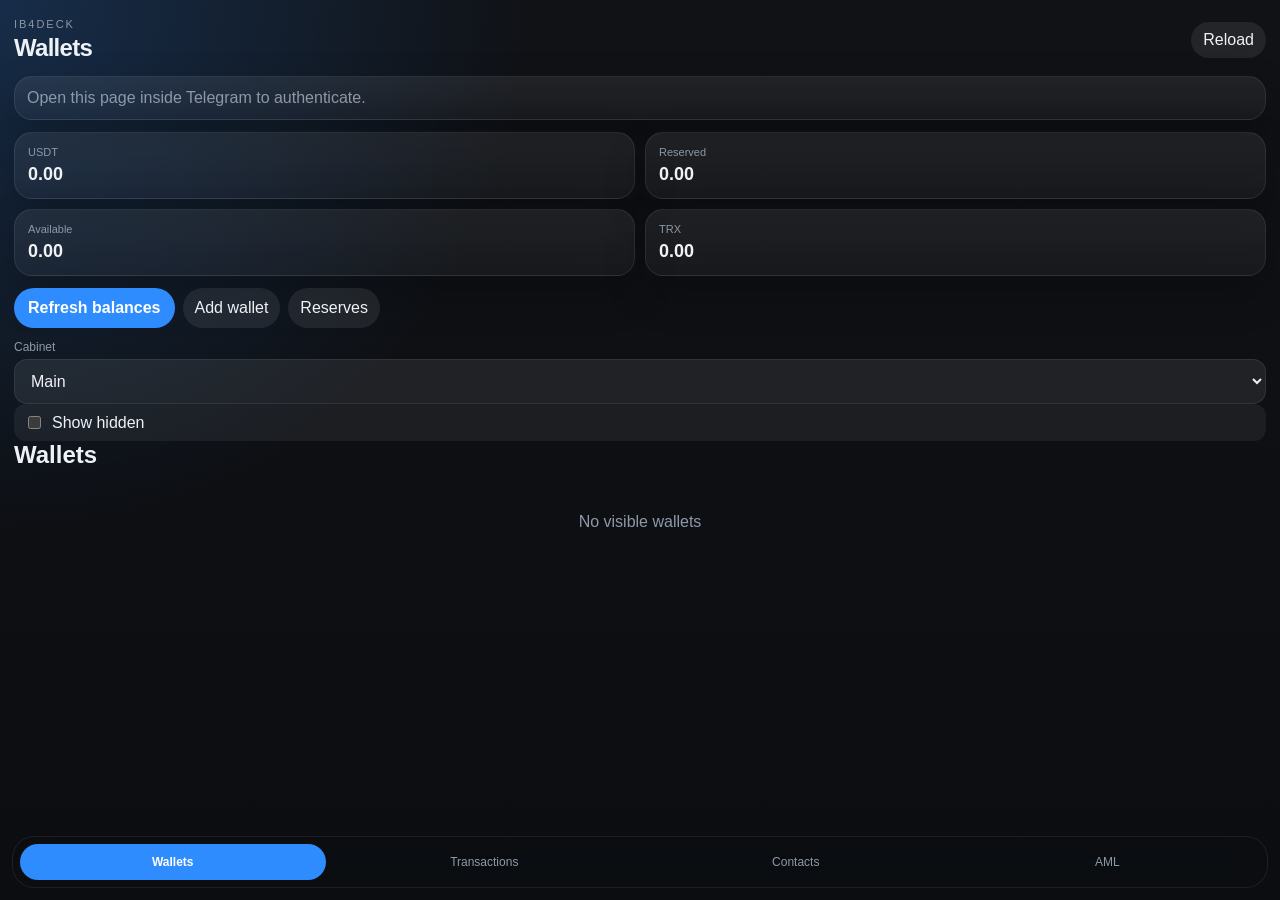
<file: telegram-miniapp/index.html>
<!doctype html>
<html lang="en">
<head>
  <meta charset="utf-8">
  <meta name="viewport" content="width=device-width, initial-scale=1, viewport-fit=cover">
  <title>IB4DECK Mini App</title>
  <script src="https://telegram.org/js/telegram-web-app.js?62"></script>
  <link rel="stylesheet" href="./styles.css?v=20260618-cabinets">
</head>
<body>
  <div class="app-shell">
    <header class="topbar">
      <div>
        <p class="eyebrow">IB4DECK</p>
        <h1 id="screenTitle">Wallets</h1>
      </div>
      <button class="ghost-btn" id="reloadBtn" type="button">Reload</button>
    </header>

    <section id="authState" class="state-card">Connecting to Telegram...</section>

    <main>
      <section class="screen active" id="walletsScreen"></section>
      <section class="screen" id="transactionsScreen"></section>
      <section class="screen" id="addressBookScreen"></section>
      <section class="screen" id="amlScreen"></section>
    </main>

    <nav class="bottom-tabs" aria-label="Mini App navigation">
      <button class="tab active" data-screen="wallets" type="button">Wallets</button>
      <button class="tab" data-screen="transactions" type="button">Transactions</button>
      <button class="tab" data-screen="addressBook" type="button">Contacts</button>
      <button class="tab" data-screen="aml" type="button">AML</button>
    </nav>
  </div>

  <div class="sheet-backdrop" id="sheetBackdrop" hidden></div>
  <section class="sheet" id="sheet" aria-live="polite" hidden></section>

  <script src="./app.js?v=20260618-cabinets"></script>
</body>
</html>
</file>
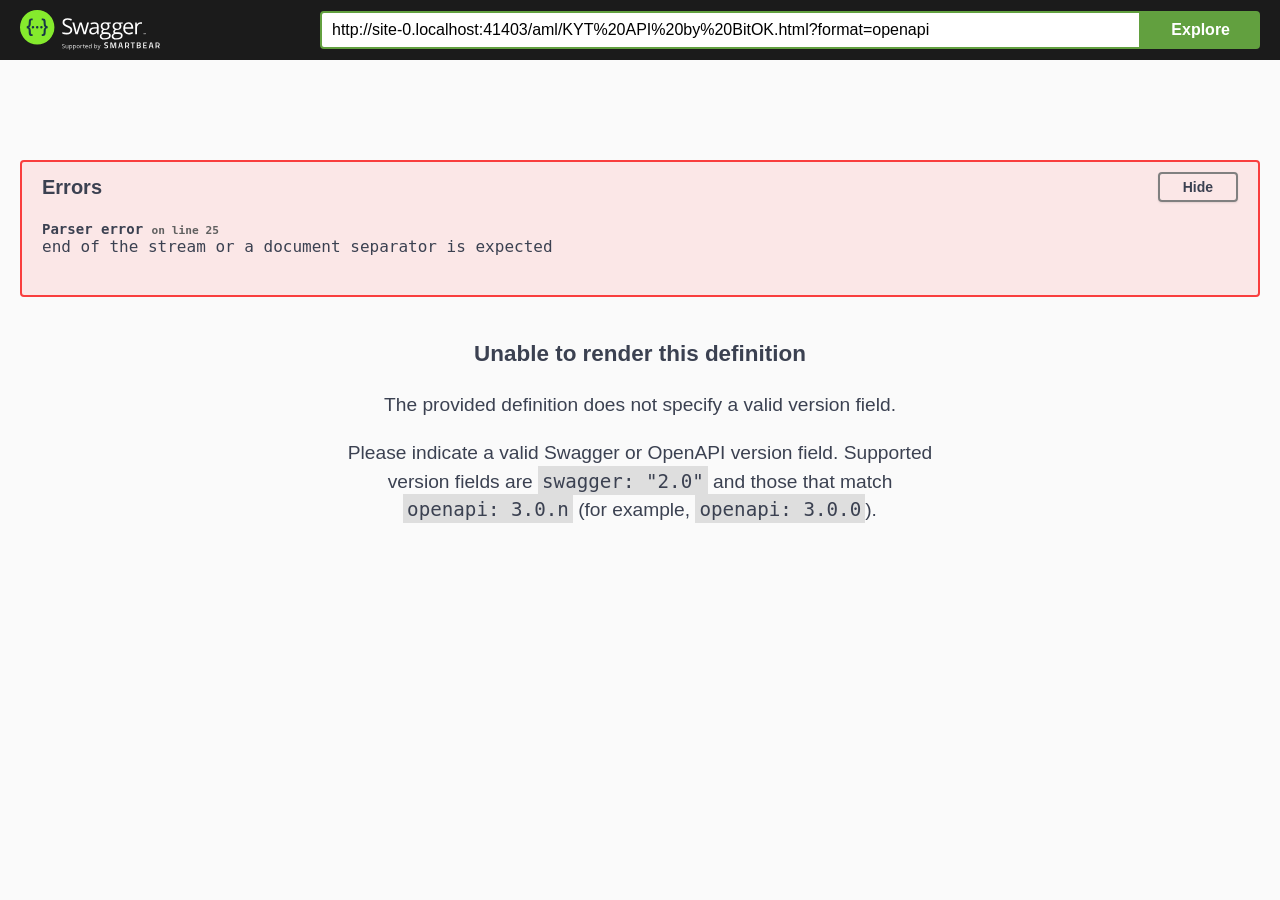
<file: aml/KYT API by BitOK.html>
<!DOCTYPE html>
<!-- saved from url=(0034)https://kyt-api.bitok.org/swagger/ -->
<html><div id="in-page-channel-node-id" data-channel-name="in_page_channel_OEKiUi"></div><head><meta http-equiv="Content-Type" content="text/html; charset=UTF-8">
    
    <title>KYT API by BitOK</title>

    
        
    

    
        
        <link rel="icon" type="image/png" href="https://kyt-api.bitok.org/static/drf-yasg/swagger-ui-dist/favicon-32x32.png">
    

    
        <link rel="stylesheet" type="text/css" href="./KYT API by BitOK_files/style.css">
        <link rel="stylesheet" type="text/css" href="./KYT API by BitOK_files/swagger-ui.css">
    
    
        
    
<style>@keyframes slide-in-one-tap {
  from {
    transform: translateY(80px);
  }
  to {
    transform: translateY(0px);
  }
}

.trust-hide-gracefully {
  opacity: 0;
}

.trust-wallet-one-tap .hidden {
    display: none;
  }

.trust-wallet-one-tap .semibold {
    font-weight: 500;
  }

.trust-wallet-one-tap .binance-plex {
    font-family: 'Binance';
  }

.trust-wallet-one-tap .rounded-full {
    border-radius: 50%;
  }

.trust-wallet-one-tap .flex {
    display: flex;
  }

.trust-wallet-one-tap .flex-col {
    flex-direction: column;
  }

.trust-wallet-one-tap .items-center {
    align-items: center;
  }

.trust-wallet-one-tap .space-between {
    justify-content: space-between;
  }

.trust-wallet-one-tap .justify-center {
    justify-content: center;
  }

.trust-wallet-one-tap .w-full {
    width: 100%;
  }

.trust-wallet-one-tap .box {
    transition: all 0.5s cubic-bezier(0, 0, 0, 1.43);
    animation: slide-in-one-tap 0.5s cubic-bezier(0, 0, 0, 1.43);
    width: 384px;
    border-radius: 15px;
    background: #fff;
    box-shadow: 0px 2px 4px 0px rgba(0, 0, 0, 0.25);
    position: fixed;
    right: 30px;
    bottom: 30px;
    z-index: 1020;
  }

.trust-wallet-one-tap .header {
    gap: 15px;
    border-bottom: 1px solid #e6e6e6;
    padding: 10px 18px;
  }

.trust-wallet-one-tap .header .left-items {
      gap: 15px;
    }

.trust-wallet-one-tap .header .title {
      color: #1e2329;
      font-size: 18px;
      font-weight: 600;
      line-height: 28px;
    }

.trust-wallet-one-tap .header .subtitle {
      color: #474d57;
      font-size: 14px;
      line-height: 20px;
    }

.trust-wallet-one-tap .header .close {
      color: #1e2329;
      cursor: pointer;
    }

.trust-wallet-one-tap .body {
    padding: 9px 18px;
    gap: 10px;
  }

.trust-wallet-one-tap .body .right-items {
      gap: 10px;
      width: 100%;
    }

.trust-wallet-one-tap .body .right-items .wallet-title {
        color: #1e2329;
        font-size: 16px;
        font-weight: 600;
        line-height: 20px;
      }

.trust-wallet-one-tap .body .right-items .wallet-subtitle {
        color: #474d57;
        font-size: 14px;
        line-height: 20px;
      }

.trust-wallet-one-tap .connect-indicator {
    gap: 15px;
    padding: 8px 0;
  }

.trust-wallet-one-tap .connect-indicator .flow-icon {
      color: #474d57;
    }

.trust-wallet-one-tap .loading-color {
    color: #fff;
  }

.trust-wallet-one-tap .button {
    border-radius: 50px;
    outline: 2px solid transparent;
    outline-offset: 2px;
    background-color: rgb(5, 0, 255);
    border-color: rgb(229, 231, 235);
    cursor: pointer;
    text-align: center;
    height: 45px;
  }

.trust-wallet-one-tap .button .button-text {
      color: #fff;
      font-size: 16px;
      font-weight: 600;
      line-height: 20px;
    }

.trust-wallet-one-tap .footer {
    margin: 20px 30px;
  }

.trust-wallet-one-tap .check-icon {
    color: #fff;
  }

@font-face {
  font-family: 'Binance';
  src: url(chrome-extension://egjidjbpglichdcondbcbdnbeeppgdph/fonts/BinancePlex-Regular.otf) format('opentype');
  font-weight: 400;
  font-style: normal;
}

@font-face {
  font-family: 'Binance';
  src: url(chrome-extension://egjidjbpglichdcondbcbdnbeeppgdph/fonts/BinancePlex-Medium.otf) format('opentype');
  font-weight: 500;
  font-style: normal;
}

@font-face {
  font-family: 'Binance';
  src: url(chrome-extension://egjidjbpglichdcondbcbdnbeeppgdph/fonts/BinancePlex-SemiBold.otf) format('opentype');
  font-weight: 600;
  font-style: normal;
}

/*# sourceMappingURL=[data-uri] */</style><style>@-webkit-keyframes insQ_100 {  from {  outline: 1px solid transparent  } to {  outline: 0px solid transparent }  }
.auth-wrapper .authorize { animation-duration: 0.001s; animation-name: insQ_100; -webkit-animation-duration: 0.001s; -webkit-animation-name: insQ_100;  } </style></head>

<body class="swagger-body">


    


<div id="swagger-ui"><section data-reactroot="" class="swagger-ui swagger-container"><div class="topbar"><div class="wrapper"><div class="topbar-wrapper"><a rel="noopener noreferrer" class="link"><img height="40" src="[data-uri]" alt="Swagger UI"></a><form class="download-url-wrapper"><input type="text" class="download-url-input" value="https://kyt-api.bitok.org/swagger/?format=openapi"><button class="download-url-button button">Explore</button></form></div></div></div><div class="swagger-ui"><div><svg xmlns="http://www.w3.org/2000/svg" xmlns:xlink="http://www.w3.org/1999/xlink" class="svg-assets"><defs><symbol viewBox="0 0 20 20" id="unlocked"><path d="M15.8 8H14V5.6C14 2.703 12.665 1 10 1 7.334 1 6 2.703 6 5.6V6h2v-.801C8 3.754 8.797 3 10 3c1.203 0 2 .754 2 2.199V8H4c-.553 0-1 .646-1 1.199V17c0 .549.428 1.139.951 1.307l1.197.387C5.672 18.861 6.55 19 7.1 19h5.8c.549 0 1.428-.139 1.951-.307l1.196-.387c.524-.167.953-.757.953-1.306V9.199C17 8.646 16.352 8 15.8 8z"></path></symbol><symbol viewBox="0 0 20 20" id="locked"><path d="M15.8 8H14V5.6C14 2.703 12.665 1 10 1 7.334 1 6 2.703 6 5.6V8H4c-.553 0-1 .646-1 1.199V17c0 .549.428 1.139.951 1.307l1.197.387C5.672 18.861 6.55 19 7.1 19h5.8c.549 0 1.428-.139 1.951-.307l1.196-.387c.524-.167.953-.757.953-1.306V9.199C17 8.646 16.352 8 15.8 8zM12 8H8V5.199C8 3.754 8.797 3 10 3c1.203 0 2 .754 2 2.199V8z"></path></symbol><symbol viewBox="0 0 20 20" id="close"><path d="M14.348 14.849c-.469.469-1.229.469-1.697 0L10 11.819l-2.651 3.029c-.469.469-1.229.469-1.697 0-.469-.469-.469-1.229 0-1.697l2.758-3.15-2.759-3.152c-.469-.469-.469-1.228 0-1.697.469-.469 1.228-.469 1.697 0L10 8.183l2.651-3.031c.469-.469 1.228-.469 1.697 0 .469.469.469 1.229 0 1.697l-2.758 3.152 2.758 3.15c.469.469.469 1.229 0 1.698z"></path></symbol><symbol viewBox="0 0 20 20" id="large-arrow"><path d="M13.25 10L6.109 2.58c-.268-.27-.268-.707 0-.979.268-.27.701-.27.969 0l7.83 7.908c.268.271.268.709 0 .979l-7.83 7.908c-.268.271-.701.27-.969 0-.268-.269-.268-.707 0-.979L13.25 10z"></path></symbol><symbol viewBox="0 0 20 20" id="large-arrow-down"><path d="M17.418 6.109c.272-.268.709-.268.979 0s.271.701 0 .969l-7.908 7.83c-.27.268-.707.268-.979 0l-7.908-7.83c-.27-.268-.27-.701 0-.969.271-.268.709-.268.979 0L10 13.25l7.418-7.141z"></path></symbol><symbol viewBox="0 0 24 24" id="jump-to"><path d="M19 7v4H5.83l3.58-3.59L8 6l-6 6 6 6 1.41-1.41L5.83 13H21V7z"></path></symbol><symbol viewBox="0 0 24 24" id="expand"><path d="M10 18h4v-2h-4v2zM3 6v2h18V6H3zm3 7h12v-2H6v2z"></path></symbol></defs></svg></div><div><!-- react-empty: 39 --><div class="information-container wrapper"><section class="block col-12"><div><div class="info"><hgroup class="main"><h2 class="title"><!-- react-text: 60 -->KYT API by BitOK<!-- /react-text --><small><pre class="version"><!-- react-text: 63 --> <!-- /react-text --><!-- react-text: 64 -->v1<!-- /react-text --><!-- react-text: 65 --> <!-- /react-text --></pre></small></h2><pre class="base-url"><!-- react-text: 67 -->[ Base URL: <!-- /react-text --><!-- react-text: 68 -->localhost:8000<!-- /react-text --><!-- react-text: 69 -->/v1<!-- /react-text --><!-- react-text: 70 --> ]<!-- /react-text --></pre><a target="_blank" href="https://kyt-api.bitok.org/swagger/?format=openapi" rel="noopener noreferrer" class="link"><span class="url"><!-- react-text: 73 --> <!-- /react-text --><!-- react-text: 74 -->https://kyt-api.bitok.org/swagger/?format=openapi<!-- /react-text --></span></a></hgroup><div class="description"><div class="markdown"><h1>Authorization</h1>
<p>KYT API uses a custom HTTP-scheme based on a keyed-HMAC (Hash Message Authentication Code) for authentication.</p>
<p>To authenticate a request, you first concatenate selected elements of the request to form a string.             You then use your KYT secret access key to calculate the HMAC of that string.             Informally, we call this process "signing the request,"             and we call the output of the HMAC algorithm the signature,             because it simulates the security properties of a real signature.             Finally, you add this signature as a parameter of the request by using the syntax described in this section.</p>
<h2>Header parameters</h2>
<table>
<thead>
<tr><th>Parameter</th><th>Description</th></tr>
</thead>
<tbody>
<tr><td><code>API-KEY-ID</code></td><td>API Key ID.</td></tr>
<tr><td><code>API-TIMESTAMP</code></td><td>Current timestamp in milliseconds.</td></tr>
<tr><td><code>API-SIGNATURE</code></td><td>HMAC-256 signature encoded in Base-64.</td></tr>
</tbody>
</table>
<h2>Building a HMAC-256 signature</h2>
<p>The following Python script builds the preceding HMAC-256 signature, using the provided parameters.<br>
You can use this script to construct your own signatures, replacing the keys and other input parameters.</p>
<table>
<thead>
<tr><th>Parameter</th><th>Description</th></tr>
</thead>
<tbody>
<tr><td><code>http_method</code></td><td>HTTP-method of the request. Example: <strong>GET</strong>, <strong>POST</strong>.</td></tr>
<tr><td><code>endpoint_with_query_params</code></td><td>The endpoint path supplemented by query parameters.</td></tr>
<tr><td><code>timestamp</code></td><td>The timestamp included to the request header.</td></tr>
<tr><td><code>json_payload</code></td><td>The payload of the request as a dict.</td></tr>
<tr><td><code>api_secret</code></td><td>The secret part of the key.</td></tr>
</tbody>
</table>
<pre><code>
import json
import hmac
import hashlib
import base64

str_to_sign = (
    http_method + '\n' + 
    endpoint_with_query_params + '\n' + 
    timestamp
)

if json_payload:
    string_to_sign += '\n' + json.dumps(json_payload, separators=(',', ':'))

built_signature = hmac.new(
    api_secret.encode('utf-8'),
    msg=str_to_sign.encode('utf-8'),
    digestmod=hashlib.sha256
).digest()

signature = base64.b64encode(built_signature).decode()

</code></pre>
<h1>Data structures</h1>
<h2>1. Basics</h2>
<h3>NETWORK_SUPPORT:</h3>
<table>
<thead>
<tr><th>Parameter</th><th>Data type</th><th>Description</th></tr>
</thead>
<tbody>
<tr><td><code>code</code></td><td>String</td><td>The code of the network.</td></tr>
<tr><td><code>name</code></td><td>String</td><td>The name of the network.</td></tr>
<tr><td><code>check_levels</code></td><td>Object</td><td>Levels of support.</td></tr>
<tr><td><code>check_levels.transfer_exposure</code></td><td>Object</td><td>Levels of supporting the transfer exposure checks.</td></tr>
<tr><td><code>check_levels.transfer_exposure.base</code></td><td>String</td><td>The base level of supporting the transfer checks. <br>                 <br>                 Possible values: <br>                 - <strong>full</strong> <br>                 - <strong>direct</strong> <br>                 - <strong>limited</strong> <br>                 - <strong>none</strong> <br></td></tr>
<tr><td><code>check_levels.transfer_exposure.extra</code></td><td>Array</td><td>Array of extra levels of supporting the transfer checks for specific tokens. <br>                 <br>                 Possible values of the array: <br>                 - <strong>full</strong> <br>                 - <strong>direct</strong> <br>                 - <strong>limited</strong> <br>                 - <strong>none</strong> <br></td></tr>
<tr><td><code>check_levels.transfer_counterparty</code></td><td>Object</td><td>Levels of supporting the address checks.</td></tr>
<tr><td><code>check_levels.transfer_counterparty.base</code></td><td>String</td><td>The base level of supporting the address checks. <br>                 <br>                 Possible values: <br>                 - <strong>full</strong> <br>                 - <strong>direct</strong> <br>                 - <strong>limited</strong> <br>                 - <strong>none</strong> <br></td></tr>
<tr><td><code>check_levels.transfer_counterparty.extra</code></td><td>Array</td><td>Array of extra levels of supporting the address checks for specific tokens. <br>                 <br>                 Possible values of the array: <br>                 - <strong>full</strong> <br>                 - <strong>direct</strong> <br>                 - <strong>limited</strong> <br>                 - <strong>none</strong> <br></td></tr>
</tbody>
</table>
<h3>TOKEN_SUPPORT:</h3>
<table>
<thead>
<tr><th>Parameter</th><th>Data type</th><th>Description</th></tr>
</thead>
<tbody>
<tr><td><code>network</code></td><td>String</td><td>The code of the network.</td></tr>
<tr><td><code>token_id</code></td><td>String</td><td>The id of the token. Usually this is an address of the token contract.</td></tr>
<tr><td><code>type</code></td><td>String</td><td>The type of the token. <br>                 <br>                 Possible values: <br>                 - <strong>native</strong> <br>                 - <strong>erc20</strong> <br>                 - <strong>erc721</strong> <br>                 - <strong>erc1155</strong> <br></td></tr>
<tr><td><code>symbol</code></td><td>String</td><td>The symbol of the token.</td></tr>
<tr><td><code>name</code></td><td>String</td><td>The name of the token.</td></tr>
<tr><td><code>check_levels</code></td><td>Object</td><td>Levels of support.</td></tr>
<tr><td><code>check_levels.transfer_exposure</code></td><td>String</td><td>The level of supporting the transfer checks. <br>                 <br>                 Possible values: <br>                 - <strong>full</strong> <br>                 - <strong>direct</strong> <br>                 - <strong>limited</strong> <br>                 - <strong>none</strong> <br></td></tr>
<tr><td><code>check_levels.transfer_counterparty</code></td><td>String</td><td>The level of supporting the address checks. <br>                 <br>                 Possible values: <br>                 - <strong>full</strong> <br>                 - <strong>direct</strong> <br>                 - <strong>limited</strong> <br>                 - <strong>none</strong> <br></td></tr>
</tbody>
</table>
<h3>ENTITY_CATEGORY:</h3>
<table>
<thead>
<tr><th>Parameter</th><th>Data type</th><th>Description</th></tr>
</thead>
<tbody>
<tr><td><code>code</code></td><td>String</td><td>The code of the category.</td></tr>
<tr><td><code>name</code></td><td>String</td><td>The name of the category.</td></tr>
</tbody>
</table>
<h2>2. Transfers</h2>
<h3>TRANSFER:</h3>
<table>
<thead>
<tr><th>Parameter</th><th>Data type</th><th>Description</th></tr>
</thead>
<tbody>
<tr><td><code>network</code></td><td>String</td><td>The code of the network contains the transfer. <br>                 Example: <strong>TRX</strong>. <br></td></tr>
<tr><td><code>token_id</code></td><td>String</td><td>The ID of the token in the network.</td></tr>
<tr><td><code>token_symbol</code></td><td>String</td><td>The symbol of the token.</td></tr>
<tr><td><code>tx_hash</code></td><td>String / Null</td><td>The hash of the transaction contains the transfer.</td></tr>
<tr><td><code>occurred_at</code></td><td>Timestamp</td><td>Date and time when the transfer occurred.</td></tr>
<tr><td><code>tx_status</code></td><td>String</td><td>Possible values: <br>                 - <strong>binding</strong> <br>                 - <strong>bound</strong> <br>                 - <strong>not_found</strong> <br>                 - <strong>error</strong> <br>                 - <strong>none</strong> <br></td></tr>
<tr><td><code>input_address</code></td><td>String / Null</td><td>Address of the sender of the transfer.</td></tr>
<tr><td><code>output_address</code></td><td>String / Null</td><td>Address of the recipient of the transfer.</td></tr>
<tr><td><code>direction</code></td><td>String</td><td>The direction of the transfer. <br>                 <br>                 Possible values: <br>                 - <strong>incoming</strong> <br>                 - <strong>outgoing</strong> <br></td></tr>
<tr><td><code>amount</code></td><td>Float / Null</td><td>The amount of the token.</td></tr>
<tr><td><code>value_in_fiat</code></td><td>Float / Null</td><td>The value of the transfer calculated in the fiat currency.</td></tr>
</tbody>
</table>
<p><br></p>
<h3>REGISTERED_TRANSFER (extends TRANSFER):</h3>
<table>
<thead>
<tr><th>Parameter</th><th>Data type</th><th>Description</th></tr>
</thead>
<tbody>
<tr><td><code>id</code></td><td>String</td><td>ID of the transfer.</td></tr>
<tr><td><code>registered_at</code></td><td>Timestamp</td><td>Date and time of registering the transfer.</td></tr>
<tr><td><code>client_id</code></td><td>String / Null</td><td>An external ID of the client associated with the transfer.</td></tr>
<tr><td><code>attempt_id</code></td><td>String / Null</td><td>An external ID of the attempt used while registering the transfer.</td></tr>
<tr><td>...</td><td>...</td><td>...</td></tr>
<tr><td><code>risk_level</code></td><td>String</td><td>Possible values: <br>                 - <strong>none</strong> <br>                 - <strong>low</strong> <br>                 - <strong>medium</strong> <br>                 - <strong>high</strong> <br>                 - <strong>severe</strong> <br>                 - <strong>undefined</strong> <br></td></tr>
</tbody>
</table>
<h3>REGISTERED_TRANSFER_EXTRA (extends REGISTERED_TRANSFER):</h3>
<table>
<thead>
<tr><th>Parameter</th><th>Data type</th><th>Description</th></tr>
</thead>
<tbody>
<tr><td>...</td><td>...</td><td>...</td></tr>
<tr><td><code>check_state</code></td><td>Object</td><td>State of applied checks.</td></tr>
<tr><td><code>check_state.exposure</code></td><td>String</td><td>Possible values: <br>                 - <strong>checked</strong> <br>                 - <strong>checking</strong> <br>                 - <strong>queued</strong> <br>                 - <strong>error</strong> <br>                 - <strong>none</strong> <br></td></tr>
<tr><td><code>check_state.exposure_checked_at</code></td><td>Timestamp / Null</td><td>Date and time when the exposure checked at.</td></tr>
<tr><td><code>check_state.counterparty</code></td><td>String</td><td>Possible values: see above.</td></tr>
<tr><td><code>check_state.counterparty_checked_at</code></td><td>Timestamp / Null</td><td>Date and time when the counterparty checked at.</td></tr>
<tr><td><code>check_state.sanctions</code></td><td>String</td><td>Possible values: see above.</td></tr>
<tr><td><code>check_state.sanctions_checked_at</code></td><td>Timestamp / Null</td><td>Date and time when the transfer                 checked for sanctions.</td></tr>
<tr><td><code>fiat_currency</code></td><td>String</td><td>Symbol of the fiat currency.</td></tr>
</tbody>
</table>
<p><br></p>
<h3>TRANSFER_EXPOSURE:</h3>
<table>
<thead>
<tr><th>Parameter</th><th>Data type</th><th>Description</th></tr>
</thead>
<tbody>
<tr><td><code>direct_interaction</code></td><td>Object / Null</td><td>Direct exposure.</td></tr>
<tr><td><code>direct_interaction.entity_category</code></td><td>String</td><td>The entity category of the counterparty.</td></tr>
<tr><td><code>direct_interaction.entity_name</code></td><td>String</td><td>The name of the counterparty.</td></tr>
<tr><td><code>direct_interaction.value_in_fiat</code></td><td>Float</td><td>The value of the direction interaction in the fiat currency.</td></tr>
<tr><td><code>indirect_interaction</code></td><td>List / Null</td><td>The list of indirect exposure items.</td></tr>
<tr><td><code>indirect_interaction[].entity_category</code></td><td>String</td><td>The code of a specific category.</td></tr>
<tr><td><code>indirect_interaction[].value_share</code></td><td>Float</td><td>The share of a specific category.</td></tr>
<tr><td><code>indirect_interaction[].value_in_fiat</code></td><td>Float</td><td>The value of the entity category in the fiat currency.</td></tr>
<tr><td><code>fiat_currency</code></td><td>String</td><td>Symbol of the fiat currency.</td></tr>
</tbody>
</table>
<p><br></p>
<h3>REGISTERED_TRANSFER_EXPOSURE (extends TRANSFER_EXPOSURE):</h3>
<table>
<thead>
<tr><th>Parameter</th><th>Data type</th><th>Description</th></tr>
</thead>
<tbody>
<tr><td>...</td><td>...</td><td>...</td></tr>
<tr><td><code>check_status</code></td><td>String</td><td>Possible values: see above.</td></tr>
<tr><td><code>checked_at</code></td><td>Timestamp / Null</td><td>Date and time when the exposure updated.</td></tr>
</tbody>
</table>
<h3>ADDRESS_EXPOSURE:</h3>
<table>
<thead>
<tr><th>Parameter</th><th>Data type</th><th>Description</th></tr>
</thead>
<tbody>
<tr><td><code>entity_category</code></td><td>String / Null</td><td>The entity category of the address.</td></tr>
<tr><td><code>entity_name</code></td><td>String / Null</td><td>The name of the counterparty.</td></tr>
<tr><td><code>exposure</code></td><td>List / Null</td><td>The list of exposure items.</td></tr>
<tr><td><code>exposure[].entity_category</code></td><td>String</td><td>The code of a specific category.</td></tr>
<tr><td><code>exposure[].value_share</code></td><td>Float</td><td>The share of a specific category in the exposure.</td></tr>
</tbody>
</table>
<p><br></p>
<h3>REGISTERED_COUNTERPARTY_EXPOSURE (extends ADDRESS_EXPOSURE):</h3>
<table>
<thead>
<tr><th>Parameter</th><th>Data type</th><th>Description</th></tr>
</thead>
<tbody>
<tr><td>...</td><td>...</td><td>...</td></tr>
<tr><td><code>check_status</code></td><td>String</td><td>Possible values: see above.</td></tr>
<tr><td><code>checked_at</code></td><td>Timestamp / Null</td><td>Date and time when the exposure updated.</td></tr>
</tbody>
</table>
<h3>RISK:</h3>
<table>
<thead>
<tr><th>Parameter</th><th>Data type</th><th>Description</th></tr>
</thead>
<tbody>
<tr><td><code>risk_level</code></td><td>String</td><td>The level of the risk.<br>                 <br>                 Possible values: <br>                 - <strong>low</strong> <br>                 - <strong>medium</strong> <br>                 - <strong>high</strong> <br>                 - <strong>severe</strong> <br></td></tr>
<tr><td><code>occurred_at</code></td><td>Timestamp</td><td>Date and time when the risk occurred.</td></tr>
<tr><td><code>detected_at</code></td><td>Timestamp</td><td>Date and time when the risk detected.</td></tr>
<tr><td><code>risk_type</code></td><td>String</td><td>Type of the risk. <br>                 <br>                 Possible values: <br>                 - <strong>sender_entity</strong> <br>                 - <strong>recipient_entity</strong> <br>                 - <strong>origin_of_funds</strong> <br>                 - <strong>destination_of_funds</strong> <br>                 - <strong>sender_exposure</strong> <br>                 - <strong>recipient_exposure</strong> <br>                 - <strong>attempt_sender_entity</strong> <br>                 - <strong>attempt_recipient_entity</strong> <br>                 - <strong>attempt_sender_exposure</strong> <br>                 - <strong>attempt_recipient_exposure</strong> <br></td></tr>
<tr><td><code>entity_category</code></td><td>String</td><td>The category of the entity interacted with.</td></tr>
<tr><td><code>proximity</code></td><td>String</td><td>Type of proximity the entity. <br>                 <br>                 Possible values: <br>                 - <strong>direct</strong> <br>                 - <strong>indirect</strong> <br></td></tr>
<tr><td><code>value_in_fiat</code></td><td>Float</td><td>The value of the entity category in the fiat currency.</td></tr>
<tr><td><code>value_share</code></td><td>Float</td><td>The share of the entity category in the transfer.</td></tr>
<tr><td><code>rule</code></td><td>Object</td><td>The rule generated the risk. See <strong>RISK_RULE</strong>.</td></tr>
</tbody>
</table>
<h3>RISK_RULE:</h3>
<table>
<thead>
<tr><th>Parameter</th><th>Data type</th><th>Description</th></tr>
</thead>
<tbody>
<tr><td><code>rule_type</code></td><td>String</td><td>Type of the rule. <br>                 <br>                 Possible values: <br>                 - <strong>origin_of_funds</strong> <br>                 - <strong>destination_of_funds</strong> <br>                 - <strong>address_entity</strong> <br>                 - <strong>address_exposure</strong> <br></td></tr>
<tr><td><code>rule_sub_type</code></td><td>String</td><td>Sub-type of the rule.</td></tr>
<tr><td><code>entity_category</code></td><td>String</td><td>The entity category at the rule.</td></tr>
<tr><td><code>min_value_in_fiat</code></td><td>Float / Null</td><td>The min value at the rule.</td></tr>
<tr><td><code>min_value_share</code></td><td>Float / Null</td><td>The min share at the rule.</td></tr>
</tbody>
</table>
<h2>3. Alerts</h2>
<h3>ALERT:</h3>
<table>
<thead>
<tr><th>Parameter</th><th>Data type</th><th>Description</th></tr>
</thead>
<tbody>
<tr><td><code>id</code></td><td>String</td><td>ID of the alert.</td></tr>
<tr><td><code>created_at</code></td><td>Timestamp</td><td>Date and time when the alert created.</td></tr>
<tr><td><code>updated_at</code></td><td>Timestamp</td><td>Date and time when the alert state updated.</td></tr>
<tr><td><code>risk_level</code></td><td>String</td><td>The level of the associated risk. See <strong>TRANSFER_RISK</strong>.</td></tr>
<tr><td><code>risk_type</code></td><td>String</td><td>Type of the associated risk. See <strong>TRANSFER_RISK</strong>.</td></tr>
<tr><td><code>risk_occurred_at</code></td><td>Timestamp</td><td>Date and time when the risk occurred.</td></tr>
<tr><td><code>alert_status</code></td><td>String</td><td>The status of the alert.<br>                 <br>                 Possible values: <br>                 - <strong>open</strong> <br>                 - <strong>in_progress</strong> <br>                 - <strong>awaiting_response</strong> <br>                 - <strong>done</strong>. <br></td></tr>
<tr><td><code>entity_interaction</code></td><td>Object / Null</td><td>Details of the entity-interaction risks.                 See <strong>ALERT_ENTITY_INTERACTION</strong> structure. <br></td></tr>
<tr><td><code>transfer</code></td><td>Object / Null</td><td>The transfer related to the alert. <br>                 <br>                 See <strong>TRANSFER</strong> structure.</td></tr>
<tr><td><code>fiat_currency</code></td><td>String</td><td>Symbol of the fiat currency.</td></tr>
</tbody>
</table>
<p><br></p>
<h3>ALERT_ENTITY_INTERACTION:</h3>
<table>
<thead>
<tr><th>Parameter</th><th>Data type</th><th>Description</th></tr>
</thead>
<tbody>
<tr><td><code>entity_category</code></td><td>String</td><td>The code of the entity category.</td></tr>
<tr><td><code>proximity</code></td><td>String</td><td>Type of interaction the entity. <br>                 <br>                 Possible values: <br>                 - <strong>direct</strong> <br>                 - <strong>indirect</strong> <br></td></tr>
<tr><td><code>value_in_fiat</code></td><td>Float</td><td>The value of the entity category in the fiat currency.</td></tr>
<tr><td><code>value_share</code></td><td>Float</td><td>The share of the entity category in the transfer.</td></tr>
<tr><td><code>rule</code></td><td>Object</td><td>The rule generated the risk. See <strong>RISK_RULE</strong>.</td></tr>
</tbody>
</table>
<p><br></p>
</div></div><div class="info__contact"><a href="mailto:n@bitok.org" rel="noopener noreferrer" class="link">Contact the developer</a></div><a class="info__extdocs link" target="_blank" href="https://kyt-api.bitok.org/swagger/" rel="noopener noreferrer"></a></div></div></section></div><div class="scheme-container"><section class="schemes wrapper block col-12"><label for="schemes"><span class="schemes-title">Schemes</span><select><option value="http">http</option></select></label></section></div><div><div class="filter-container"><section class="filter wrapper block col-12"><input type="text" class="operation-filter-input" placeholder="Filter by tag" value=""></section></div></div><div class="wrapper"><section class="block col-12 block-desktop col-12-desktop"><div><span><div class="opblock-tag-section is-open"><h4 class="opblock-tag no-desc" id="operations-tag-basics" data-tag="basics" data-is-open="true"><a class="nostyle"><span>basics</span></a><small></small><div></div><button class="expand-operation" title="Collapse operation"><svg class="arrow" width="20" height="20"><use href="#large-arrow-down" xlink:href="#large-arrow-down"></use></svg></button></h4><div class="no-margin"><!-- react-text: 104 --> <!-- /react-text --><span><div class="opblock opblock-get" id="operations-basics-basics_networks_list"><div class="opblock-summary opblock-summary-get"><span class="opblock-summary-method">GET</span><span class="opblock-summary-path" data-path="/basics/networks/"><a class="nostyle"><span>​/basics​/networks​/</span></a></span><div class="opblock-summary-description">List of Supported Networks</div><span class="opblock-summary-operation-id">basics_networks_list</span><!-- react-empty: 114 --></div><noscript></noscript></div></span><span><div class="opblock opblock-get" id="operations-basics-basics_tokens_list"><div class="opblock-summary opblock-summary-get"><span class="opblock-summary-method">GET</span><span class="opblock-summary-path" data-path="/basics/tokens/"><a class="nostyle"><span>​/basics​/tokens​/</span></a></span><div class="opblock-summary-description">List of Supported Tokens</div><span class="opblock-summary-operation-id">basics_tokens_list</span><!-- react-empty: 125 --></div><noscript></noscript></div></span><span><div class="opblock opblock-get" id="operations-basics-basics_entity-categories_list"><div class="opblock-summary opblock-summary-get"><span class="opblock-summary-method">GET</span><span class="opblock-summary-path" data-path="/basics/entity-categories/"><a class="nostyle"><span>​/basics​/entity-categories​/</span></a></span><div class="opblock-summary-description">List of Entity Categories</div><span class="opblock-summary-operation-id">basics_entity-categories_list</span><!-- react-empty: 136 --></div><noscript></noscript></div></span><span><div class="opblock opblock-get" id="operations-basics-basics_tariff-plan_read"><div class="opblock-summary opblock-summary-get"><span class="opblock-summary-method">GET</span><span class="opblock-summary-path" data-path="/basics/tariff-plan/"><a class="nostyle"><span>​/basics​/tariff-plan​/</span></a></span><div class="opblock-summary-description">Plan info</div><span class="opblock-summary-operation-id">basics_tariff-plan_read</span><!-- react-empty: 147 --></div><noscript></noscript></div></span><!-- react-text: 149 --> <!-- /react-text --></div></div></span><span><div class="opblock-tag-section is-open"><h4 class="opblock-tag no-desc" id="operations-tag-transfers" data-tag="transfers" data-is-open="true"><a class="nostyle"><span>transfers</span></a><small></small><div></div><button class="expand-operation" title="Collapse operation"><svg class="arrow" width="20" height="20"><use href="#large-arrow-down" xlink:href="#large-arrow-down"></use></svg></button></h4><div class="no-margin"><!-- react-text: 161 --> <!-- /react-text --><span><div class="opblock opblock-post" id="operations-transfers-transfers_register_create"><div class="opblock-summary opblock-summary-post"><span class="opblock-summary-method">POST</span><span class="opblock-summary-path" data-path="/transfers/register/"><a class="nostyle"><span>​/transfers​/register​/</span></a></span><div class="opblock-summary-description">Register transfer</div><span class="opblock-summary-operation-id">transfers_register_create</span><!-- react-empty: 171 --></div><noscript></noscript></div></span><span><div class="opblock opblock-post" id="operations-transfers-transfers_register-attempt_create"><div class="opblock-summary opblock-summary-post"><span class="opblock-summary-method">POST</span><span class="opblock-summary-path" data-path="/transfers/register-attempt/"><a class="nostyle"><span>​/transfers​/register-attempt​/</span></a></span><div class="opblock-summary-description">Register a transfer attempt</div><span class="opblock-summary-operation-id">transfers_register-attempt_create</span><!-- react-empty: 182 --></div><noscript></noscript></div></span><span><div class="opblock opblock-get" id="operations-transfers-transfers_list"><div class="opblock-summary opblock-summary-get"><span class="opblock-summary-method">GET</span><span class="opblock-summary-path" data-path="/transfers/"><a class="nostyle"><span>​/transfers​/</span></a></span><div class="opblock-summary-description">Transfers</div><span class="opblock-summary-operation-id">transfers_list</span><!-- react-empty: 193 --></div><noscript></noscript></div></span><span><div class="opblock opblock-get" id="operations-transfers-transfers_read"><div class="opblock-summary opblock-summary-get"><span class="opblock-summary-method">GET</span><span class="opblock-summary-path" data-path="/transfers/{id}/"><a class="nostyle"><span>​/transfers​/{id}​/</span></a></span><div class="opblock-summary-description">Transfer details</div><span class="opblock-summary-operation-id">transfers_read</span><!-- react-empty: 204 --></div><noscript></noscript></div></span><span><div class="opblock opblock-get" id="operations-transfers-transfers_exposure_read"><div class="opblock-summary opblock-summary-get"><span class="opblock-summary-method">GET</span><span class="opblock-summary-path" data-path="/transfers/{id}/exposure/"><a class="nostyle"><span>​/transfers​/{id}​/exposure​/</span></a></span><div class="opblock-summary-description">Transfer exposure</div><span class="opblock-summary-operation-id">transfers_exposure_read</span><!-- react-empty: 215 --></div><noscript></noscript></div></span><span><div class="opblock opblock-get" id="operations-transfers-transfers_counterparty_read"><div class="opblock-summary opblock-summary-get"><span class="opblock-summary-method">GET</span><span class="opblock-summary-path" data-path="/transfers/{id}/counterparty/"><a class="nostyle"><span>​/transfers​/{id}​/counterparty​/</span></a></span><div class="opblock-summary-description">Transfer counterparty</div><span class="opblock-summary-operation-id">transfers_counterparty_read</span><!-- react-empty: 226 --></div><noscript></noscript></div></span><span><div class="opblock opblock-get" id="operations-transfers-transfers_risks_list"><div class="opblock-summary opblock-summary-get"><span class="opblock-summary-method">GET</span><span class="opblock-summary-path" data-path="/transfers/{id}/risks/"><a class="nostyle"><span>​/transfers​/{id}​/risks​/</span></a></span><div class="opblock-summary-description">Transfer risks</div><span class="opblock-summary-operation-id">transfers_risks_list</span><!-- react-empty: 237 --></div><noscript></noscript></div></span><span><div class="opblock opblock-post" id="operations-transfers-transfers_bind-transaction_create"><div class="opblock-summary opblock-summary-post"><span class="opblock-summary-method">POST</span><span class="opblock-summary-path" data-path="/transfers/{id}/bind-transaction/"><a class="nostyle"><span>​/transfers​/{id}​/bind-transaction​/</span></a></span><div class="opblock-summary-description">Bind transaction</div><span class="opblock-summary-operation-id">transfers_bind-transaction_create</span><!-- react-empty: 248 --></div><noscript></noscript></div></span><span><div class="opblock opblock-post" id="operations-transfers-transfers_recheck-exposure_create"><div class="opblock-summary opblock-summary-post"><span class="opblock-summary-method">POST</span><span class="opblock-summary-path" data-path="/transfers/{id}/recheck-exposure/"><a class="nostyle"><span>​/transfers​/{id}​/recheck-exposure​/</span></a></span><div class="opblock-summary-description">Recheck a transfer exposure</div><span class="opblock-summary-operation-id">transfers_recheck-exposure_create</span><!-- react-empty: 259 --></div><noscript></noscript></div></span><span><div class="opblock opblock-post" id="operations-transfers-transfers_recheck-counterparty_create"><div class="opblock-summary opblock-summary-post"><span class="opblock-summary-method">POST</span><span class="opblock-summary-path" data-path="/transfers/{id}/recheck-counterparty/"><a class="nostyle"><span>​/transfers​/{id}​/recheck-counterparty​/</span></a></span><div class="opblock-summary-description">Recheck a transfer counterparty</div><span class="opblock-summary-operation-id">transfers_recheck-counterparty_create</span><!-- react-empty: 270 --></div><noscript></noscript></div></span><span><div class="opblock opblock-get" id="operations-transfers-transfers_pdf-report-without-risks_read"><div class="opblock-summary opblock-summary-get"><span class="opblock-summary-method">GET</span><span class="opblock-summary-path" data-path="/transfers/{id}/pdf-report-without-risks/"><a class="nostyle"><span>​/transfers​/{id}​/pdf-report-without-risks​/</span></a></span><div class="opblock-summary-description">PDF report (without risks)</div><span class="opblock-summary-operation-id">transfers_pdf-report-without-risks_read</span><!-- react-empty: 281 --></div><noscript></noscript></div></span><span><div class="opblock opblock-get" id="operations-transfers-transfers_pdf-report_read"><div class="opblock-summary opblock-summary-get"><span class="opblock-summary-method">GET</span><span class="opblock-summary-path" data-path="/transfers/{id}/pdf-report/"><a class="nostyle"><span>​/transfers​/{id}​/pdf-report​/</span></a></span><div class="opblock-summary-description">PDF report</div><span class="opblock-summary-operation-id">transfers_pdf-report_read</span><!-- react-empty: 292 --></div><noscript></noscript></div></span><!-- react-text: 294 --> <!-- /react-text --></div></div></span><span><div class="opblock-tag-section is-open"><h4 class="opblock-tag no-desc" id="operations-tag-alerts" data-tag="alerts" data-is-open="true"><a class="nostyle"><span>alerts</span></a><small></small><div></div><button class="expand-operation" title="Collapse operation"><svg class="arrow" width="20" height="20"><use href="#large-arrow-down" xlink:href="#large-arrow-down"></use></svg></button></h4><div class="no-margin"><!-- react-text: 306 --> <!-- /react-text --><span><div class="opblock opblock-get" id="operations-alerts-alerts_list"><div class="opblock-summary opblock-summary-get"><span class="opblock-summary-method">GET</span><span class="opblock-summary-path" data-path="/alerts/"><a class="nostyle"><span>​/alerts​/</span></a></span><div class="opblock-summary-description">List of Alerts</div><span class="opblock-summary-operation-id">alerts_list</span><!-- react-empty: 316 --></div><noscript></noscript></div></span><span><div class="opblock opblock-get" id="operations-alerts-alerts_read"><div class="opblock-summary opblock-summary-get"><span class="opblock-summary-method">GET</span><span class="opblock-summary-path" data-path="/alerts/{id}/"><a class="nostyle"><span>​/alerts​/{id}​/</span></a></span><div class="opblock-summary-description">Alert Details</div><span class="opblock-summary-operation-id">alerts_read</span><!-- react-empty: 327 --></div><noscript></noscript></div></span><!-- react-text: 329 --> <!-- /react-text --></div></div></span><span><div class="opblock-tag-section is-open"><h4 class="opblock-tag no-desc" id="operations-tag-manual-checks" data-tag="manual-checks" data-is-open="true"><a class="nostyle"><span>manual-checks</span></a><small></small><div></div><button class="expand-operation" title="Collapse operation"><svg class="arrow" width="20" height="20"><use href="#large-arrow-down" xlink:href="#large-arrow-down"></use></svg></button></h4><div class="no-margin"><!-- react-text: 341 --> <!-- /react-text --><span><div class="opblock opblock-post" id="operations-manual-checks-manual-checks_check-transfer_create"><div class="opblock-summary opblock-summary-post"><span class="opblock-summary-method">POST</span><span class="opblock-summary-path" data-path="/manual-checks/check-transfer/"><a class="nostyle"><span>​/manual-checks​/check-transfer​/</span></a></span><div class="opblock-summary-description">Check transfer</div><span class="opblock-summary-operation-id">manual-checks_check-transfer_create</span><!-- react-empty: 351 --></div><noscript></noscript></div></span><span><div class="opblock opblock-post" id="operations-manual-checks-manual-checks_check-address_create"><div class="opblock-summary opblock-summary-post"><span class="opblock-summary-method">POST</span><span class="opblock-summary-path" data-path="/manual-checks/check-address/"><a class="nostyle"><span>​/manual-checks​/check-address​/</span></a></span><div class="opblock-summary-description">Check address</div><span class="opblock-summary-operation-id">manual-checks_check-address_create</span><!-- react-empty: 362 --></div><noscript></noscript></div></span><span><div class="opblock opblock-get" id="operations-manual-checks-manual-checks_list"><div class="opblock-summary opblock-summary-get"><span class="opblock-summary-method">GET</span><span class="opblock-summary-path" data-path="/manual-checks/"><a class="nostyle"><span>​/manual-checks​/</span></a></span><div class="opblock-summary-description">List of manual checks</div><span class="opblock-summary-operation-id">manual-checks_list</span><!-- react-empty: 373 --></div><noscript></noscript></div></span><span><div class="opblock opblock-get" id="operations-manual-checks-manual-checks_read"><div class="opblock-summary opblock-summary-get"><span class="opblock-summary-method">GET</span><span class="opblock-summary-path" data-path="/manual-checks/{id}/"><a class="nostyle"><span>​/manual-checks​/{id}​/</span></a></span><div class="opblock-summary-description">Manual check details</div><span class="opblock-summary-operation-id">manual-checks_read</span><!-- react-empty: 384 --></div><noscript></noscript></div></span><span><div class="opblock opblock-get" id="operations-manual-checks-manual-checks_risks_list"><div class="opblock-summary opblock-summary-get"><span class="opblock-summary-method">GET</span><span class="opblock-summary-path" data-path="/manual-checks/{id}/risks/"><a class="nostyle"><span>​/manual-checks​/{id}​/risks​/</span></a></span><div class="opblock-summary-description">Manual check risks</div><span class="opblock-summary-operation-id">manual-checks_risks_list</span><!-- react-empty: 395 --></div><noscript></noscript></div></span><span><div class="opblock opblock-get" id="operations-manual-checks-manual-checks_transfer-exposure_read"><div class="opblock-summary opblock-summary-get"><span class="opblock-summary-method">GET</span><span class="opblock-summary-path" data-path="/manual-checks/{id}/transfer-exposure/"><a class="nostyle"><span>​/manual-checks​/{id}​/transfer-exposure​/</span></a></span><div class="opblock-summary-description">Transfer exposure</div><span class="opblock-summary-operation-id">manual-checks_transfer-exposure_read</span><!-- react-empty: 406 --></div><noscript></noscript></div></span><span><div class="opblock opblock-get" id="operations-manual-checks-manual-checks_address-exposure_read"><div class="opblock-summary opblock-summary-get"><span class="opblock-summary-method">GET</span><span class="opblock-summary-path" data-path="/manual-checks/{id}/address-exposure/"><a class="nostyle"><span>​/manual-checks​/{id}​/address-exposure​/</span></a></span><div class="opblock-summary-description">Address exposure</div><span class="opblock-summary-operation-id">manual-checks_address-exposure_read</span><!-- react-empty: 417 --></div><noscript></noscript></div></span><span><div class="opblock opblock-get" id="operations-manual-checks-manual-checks_pdf-report-without-risks_read"><div class="opblock-summary opblock-summary-get"><span class="opblock-summary-method">GET</span><span class="opblock-summary-path" data-path="/manual-checks/{id}/pdf-report-without-risks/"><a class="nostyle"><span>​/manual-checks​/{id}​/pdf-report-without-risks​/</span></a></span><div class="opblock-summary-description">PDF report (without risks)</div><span class="opblock-summary-operation-id">manual-checks_pdf-report-without-risks_read</span><!-- react-empty: 428 --></div><noscript></noscript></div></span><span><div class="opblock opblock-get" id="operations-manual-checks-manual-checks_pdf-report_read"><div class="opblock-summary opblock-summary-get"><span class="opblock-summary-method">GET</span><span class="opblock-summary-path" data-path="/manual-checks/{id}/pdf-report/"><a class="nostyle"><span>​/manual-checks​/{id}​/pdf-report​/</span></a></span><div class="opblock-summary-description">PDF report</div><span class="opblock-summary-operation-id">manual-checks_pdf-report_read</span><!-- react-empty: 439 --></div><noscript></noscript></div></span><!-- react-text: 441 --> <!-- /react-text --></div></div></span><span><div class="opblock-tag-section is-open"><h4 class="opblock-tag no-desc" id="operations-tag-tools" data-tag="tools" data-is-open="true"><a class="nostyle"><span>tools</span></a><small></small><div></div><button class="expand-operation" title="Collapse operation"><svg class="arrow" width="20" height="20"><use href="#large-arrow-down" xlink:href="#large-arrow-down"></use></svg></button></h4><div class="no-margin"><!-- react-text: 453 --> <!-- /react-text --><span><div class="opblock opblock-post" id="operations-tools-tools_search-in-blockchain_create"><div class="opblock-summary opblock-summary-post"><span class="opblock-summary-method">POST</span><span class="opblock-summary-path" data-path="/tools/search-in-blockchain/"><a class="nostyle"><span>​/tools​/search-in-blockchain​/</span></a></span><div class="opblock-summary-description">Search in blockchain</div><span class="opblock-summary-operation-id">tools_search-in-blockchain_create</span><!-- react-empty: 463 --></div><noscript></noscript></div></span><!-- react-text: 465 --> <!-- /react-text --></div></div></span></div></section></div><div class="wrapper"><section class="block col-12 block-desktop col-12-desktop"><!-- react-empty: 468 --></section></div></div></div><div class="wrapper"><section class=""><span class="float-right"><a target="_blank" rel="noopener noreferrer" href="https://validator.swagger.io/validator/debug?url=https%3A%2F%2Fkyt-api.bitok.org%2Fswagger%2F%3Fformat%3Dopenapi"><img src="./KYT API by BitOK_files/validator" alt="Online validator badge"></a></span></section></div></section></div>


    


<script id="swagger-settings" type="application/json">{"docExpansion": "list", "deepLinking": false, "showExtensions": true, "defaultModelExpandDepth": -1, "defaultModelsExpandDepth": -1, "showCommonExtensions": true, "supportedSubmitMethods": ["get", "put", "post", "delete", "options", "head", "patch", "trace"], "displayOperationId": true, "persistAuth": false, "refetchWithAuth": false, "refetchOnLogout": false, "fetchSchemaWithQuery": true}</script>
<script id="oauth2-config" type="application/json">{}</script>


    <script src="./KYT API by BitOK_files/swagger-ui-bundle.js"></script>
    <script src="./KYT API by BitOK_files/swagger-ui-standalone-preset.js"></script>
    <script src="./KYT API by BitOK_files/insQ.min.js"></script>
    <script src="./KYT API by BitOK_files/immutable.min.js"></script>
    <script src="./KYT API by BitOK_files/url-polyfill.min.js"></script>
    <script src="./KYT API by BitOK_files/swagger-ui-init.js"></script>


    





    <div id="django-session-auth" class="hidden">
        
            <input type="hidden" name="csrfmiddlewaretoken" value="EU5jChD0ystqs6wXFaPmOCJUI8rekT22rhfhNfvygruJRNDjN3k2bvfmd9n3IOjP">

            
                
            

            
                <div class="btn authorize">
                    <a id="auth" class="header__btn" href="https://kyt-api.bitok.org/accounts/login/?next=/swagger/" data-sw-translate="">
                        
                            Django Login
                        
                    </a>
                </div>
            
        
    </div>




</body></html>
</file>
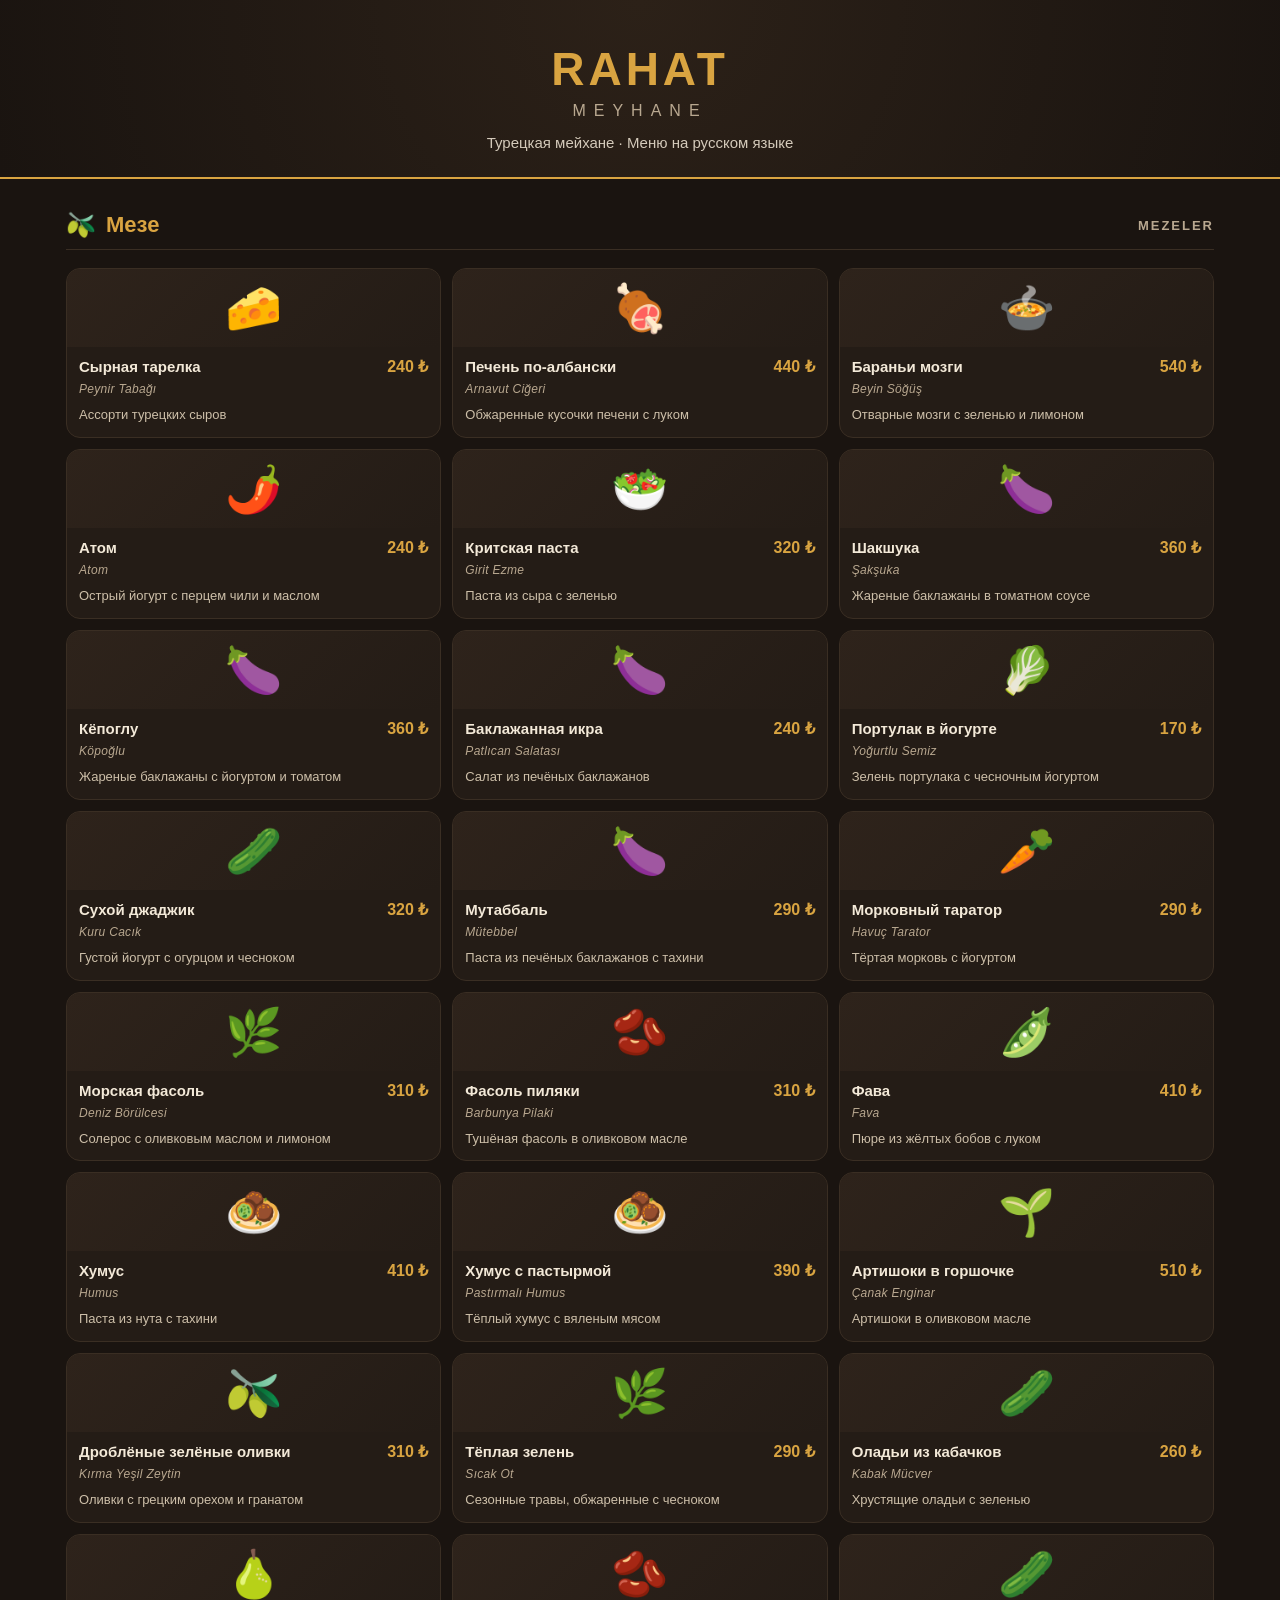
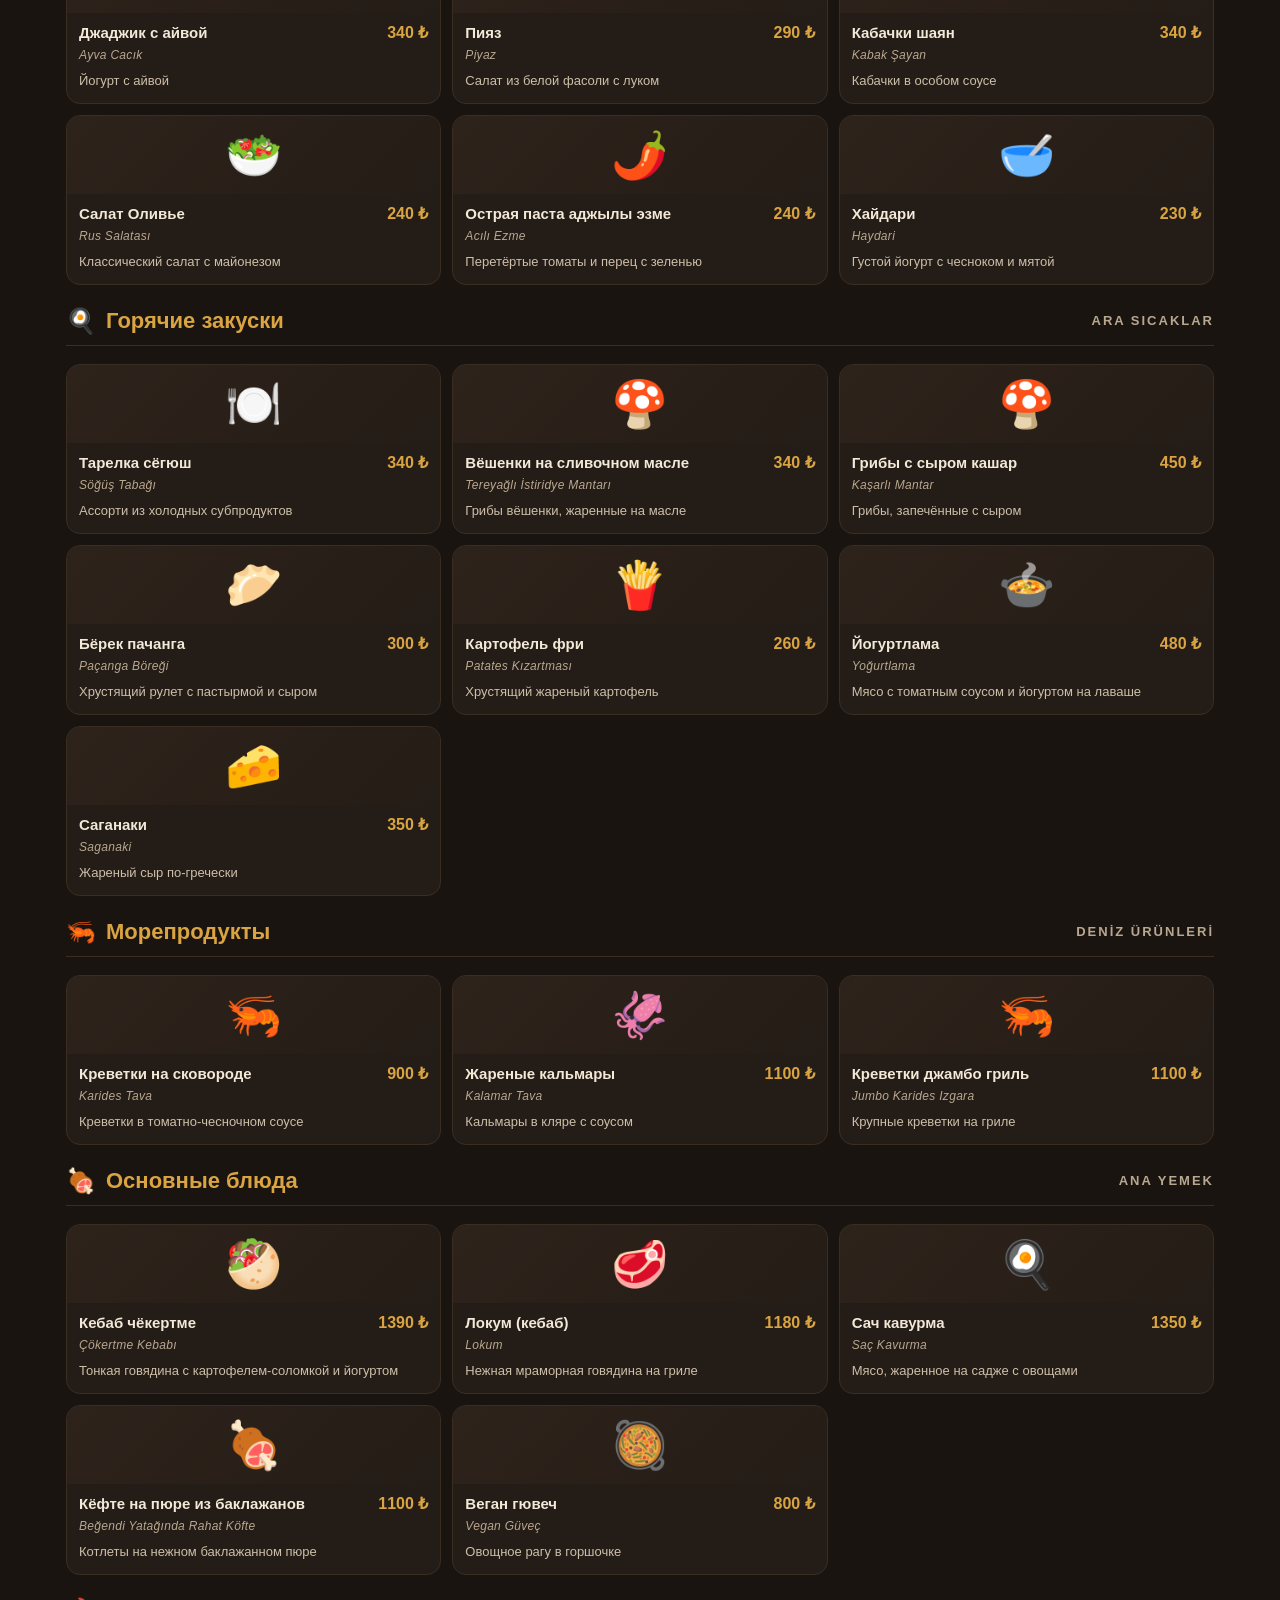
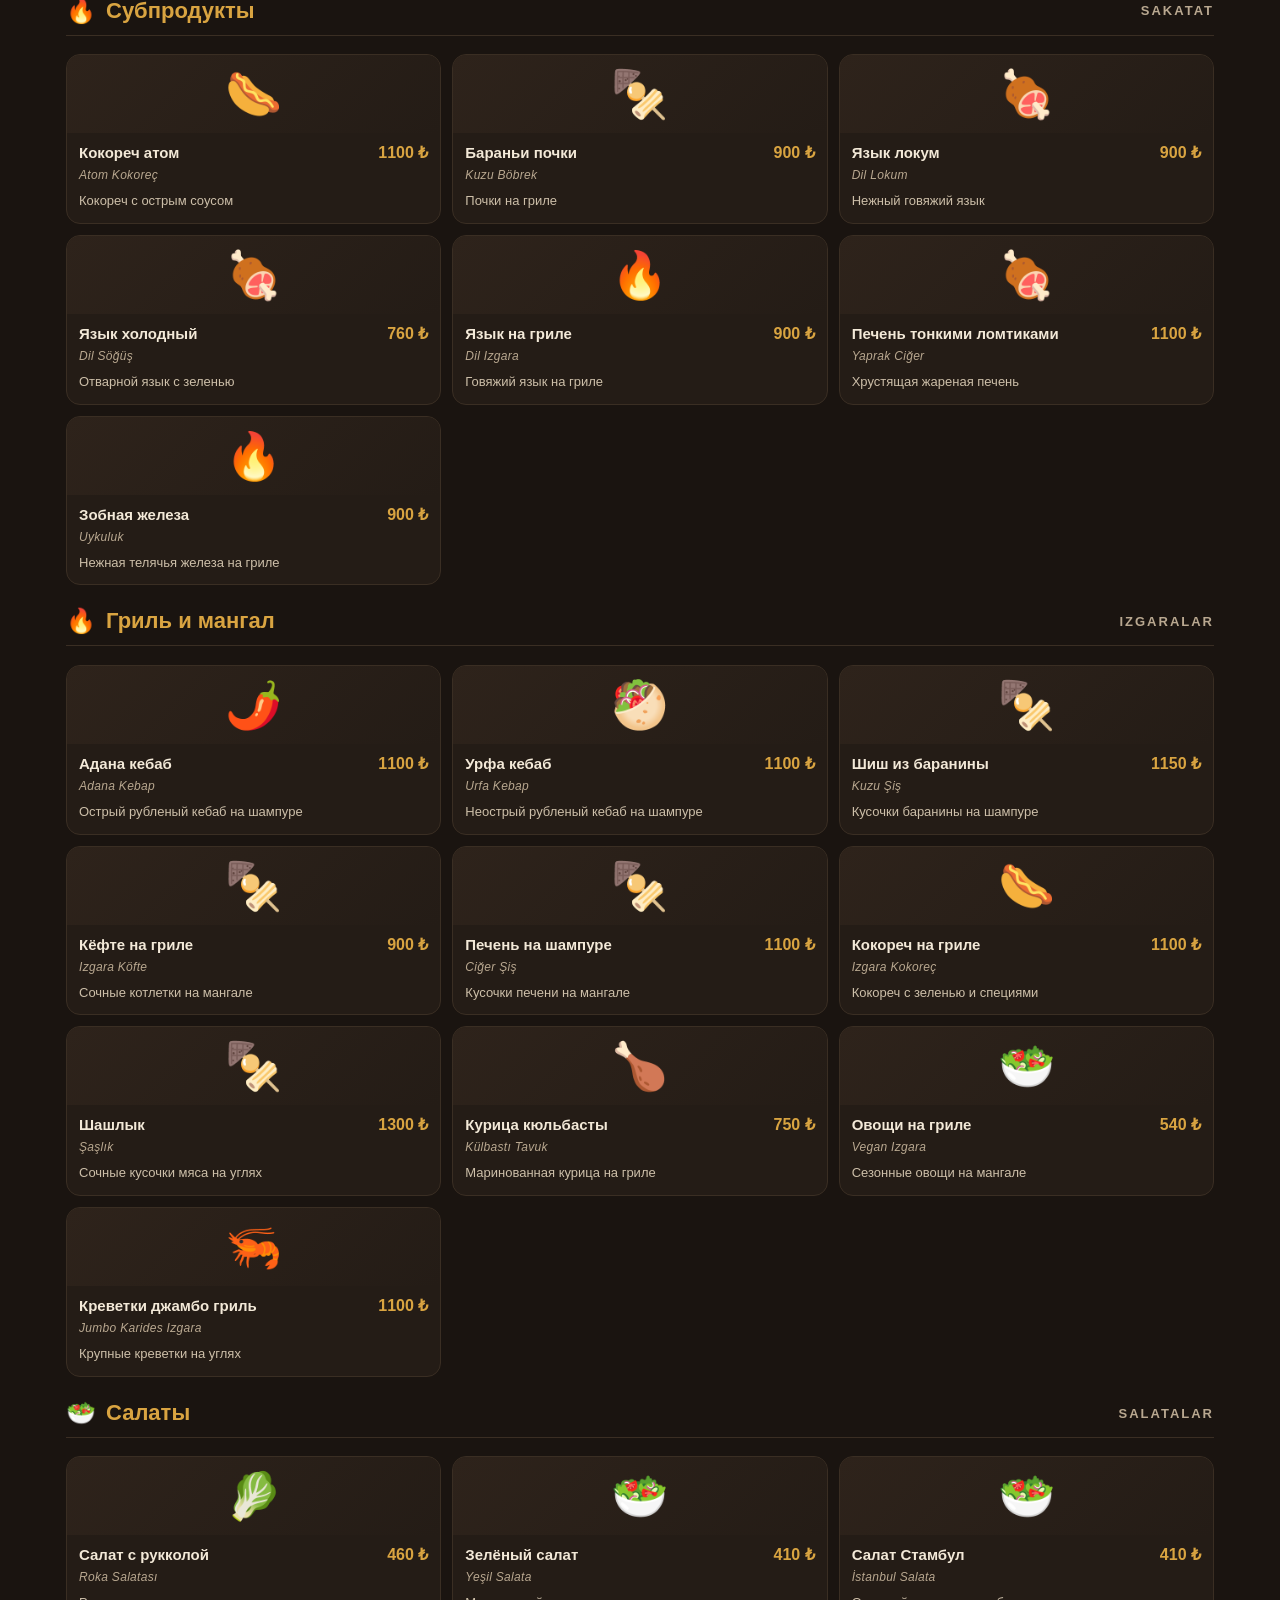
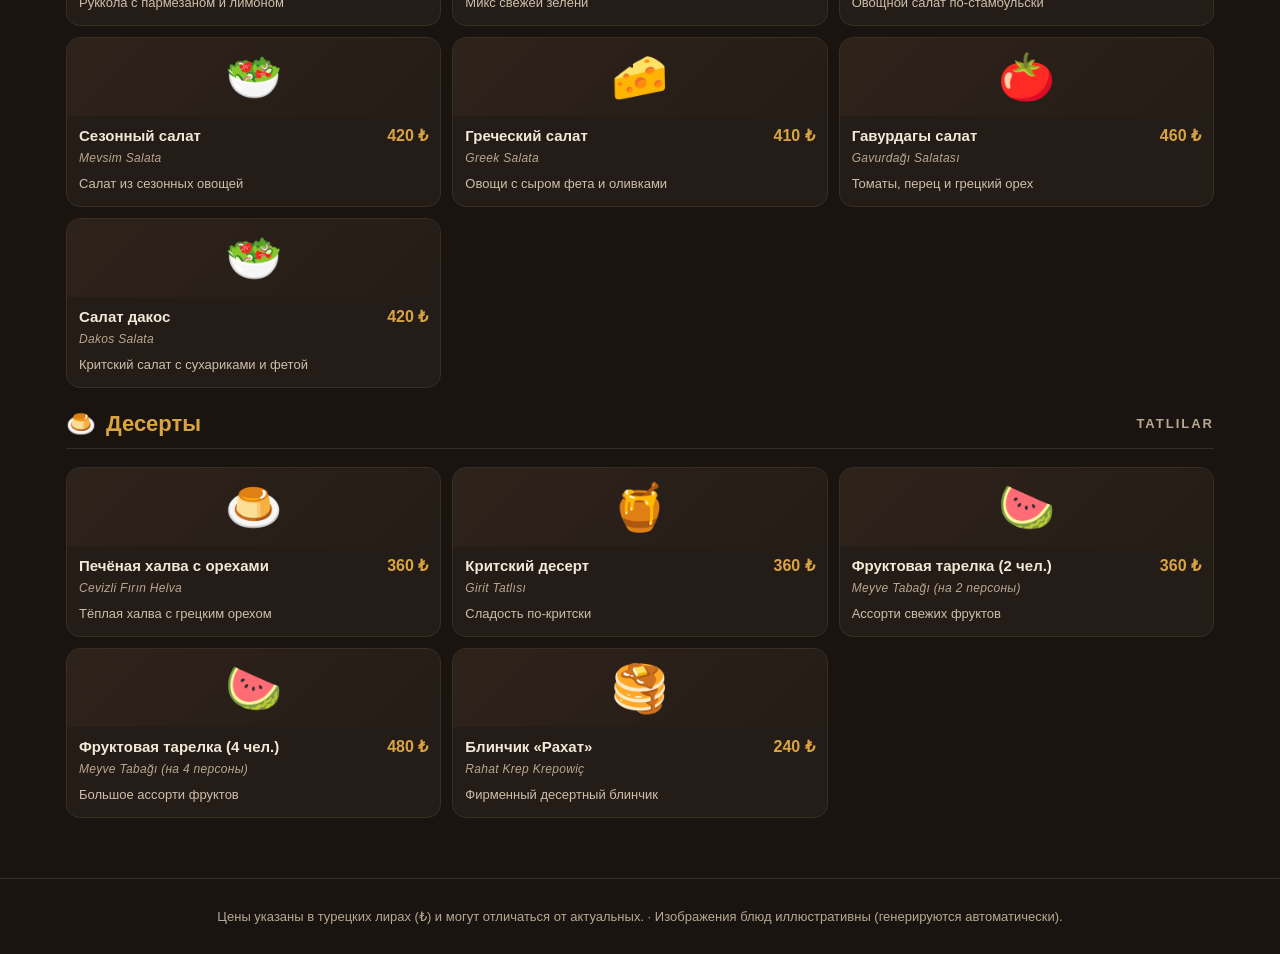
<file: menu/russian-menu-print.html>
<!DOCTYPE html>
<html lang="ru">
<head>
<meta charset="utf-8">
<meta name="viewport" content="width=device-width, initial-scale=1">
<title>Rahat Meyhane — Меню</title>
<style>
  :root{--bg:#1a1410;--card:#241c16;--gold:#d9a441;--cream:#f3e9d8;--muted:#b9a890;--line:#3a2e23;}
  *{box-sizing:border-box;}
  body{margin:0;font-family:"Segoe UI",Roboto,Helvetica,Arial,sans-serif;background:var(--bg);color:var(--cream);}
  header.top{text-align:center;padding:42px 20px 26px;background:radial-gradient(circle at 50% 0%,#2c2118,#1a1410);border-bottom:2px solid var(--gold);}
  header.top .brand{font-size:46px;font-weight:800;letter-spacing:4px;color:var(--gold);}
  header.top .sub{font-size:16px;letter-spacing:8px;text-transform:uppercase;color:var(--muted);margin-top:6px;}
  header.top .ru{margin-top:14px;font-size:15px;color:var(--cream);opacity:.85;}
  nav{position:sticky;top:0;z-index:5;display:flex;flex-wrap:wrap;gap:6px;justify-content:center;
       padding:12px;background:rgba(26,20,16,.96);border-bottom:1px solid var(--line);backdrop-filter:blur(6px);}
  nav a{color:var(--cream);text-decoration:none;font-size:13px;padding:6px 12px;border:1px solid var(--line);
        border-radius:20px;transition:.2s;}
  nav a:hover{background:var(--gold);color:#1a1410;border-color:var(--gold);}
  main{max-width:1180px;margin:0 auto;padding:24px 16px 60px;}
  section{margin-top:40px;}
  h2{font-size:26px;color:var(--gold);border-bottom:1px solid var(--line);padding-bottom:10px;
      display:flex;align-items:center;gap:10px;}
  h2 .ico{font-size:24px;}
  h2 .tr{font-size:13px;color:var(--muted);letter-spacing:2px;text-transform:uppercase;margin-left:auto;}
  .grid{display:grid;grid-template-columns:repeat(auto-fill,minmax(250px,1fr));gap:18px;margin-top:20px;}
  .card{background:var(--card);border:1px solid var(--line);border-radius:14px;overflow:hidden;
         display:flex;flex-direction:column;transition:transform .18s,box-shadow .18s;}
  .card:hover{transform:translateY(-4px);box-shadow:0 10px 28px rgba(0,0,0,.45);border-color:var(--gold);}
  .ph{position:relative;width:100%;aspect-ratio:5/3.6;background:#2e231b;}
  .ph img{width:100%;height:100%;object-fit:cover;display:block;}
  .fallback{position:absolute;inset:0;align-items:center;justify-content:center;font-size:74px;background:linear-gradient(135deg,#2e231b,#241c16);}
  .body{padding:14px 15px 16px;display:flex;flex-direction:column;gap:6px;flex:1;}
  .row{display:flex;justify-content:space-between;align-items:baseline;gap:8px;}
  h3{margin:0;font-size:17px;color:var(--cream);}
  .price{color:var(--gold);font-weight:700;font-size:16px;white-space:nowrap;}
  .orig{font-size:12px;color:var(--muted);font-style:italic;letter-spacing:.3px;}
  .desc{margin:4px 0 0;font-size:13px;color:#cdbfa9;line-height:1.45;}
  footer{text-align:center;padding:30px 20px;color:var(--muted);font-size:13px;border-top:1px solid var(--line);}
  @media(max-width:480px){header.top .brand{font-size:34px;} .grid{grid-template-columns:repeat(auto-fill,minmax(150px,1fr));gap:12px;}}

  html,body{-webkit-print-color-adjust:exact;print-color-adjust:exact;}
  *{-webkit-print-color-adjust:exact;print-color-adjust:exact;}
  .ph{aspect-ratio:auto !important;height:78px;}
  .fallback{display:flex !important;position:static;height:100%;font-size:46px;}
  .card{break-inside:avoid;}
  section{break-inside:auto;margin-top:22px;}
  h2{break-after:avoid;font-size:22px;}
  .card:hover{transform:none;box-shadow:none;border-color:var(--line);}
  .grid{grid-template-columns:repeat(3,1fr);gap:11px;margin-top:14px;}
  .body{padding:10px 12px 12px;}
  h3{font-size:15px;}
  main{padding-top:10px;}
  @page{size:A4;margin:11mm 9mm;}

</style>
</head>
<body>
<header class="top">
  <div class="brand">RAHAT</div>
  <div class="sub">meyhane</div>
  <div class="ru">Турецкая мейхане · Меню на русском языке</div>
</header>

<main>
<section id="sec0"><h2><span class="ico">🫒</span> Мезе <span class="tr">MEZELER</span></h2><div class="grid">
        <article class="card">
          <div class="ph"><div class="fallback">🧀</div></div>
          <div class="body">
            <div class="row"><h3>Сырная тарелка</h3><span class="price">240 ₺</span></div>
            <div class="orig">Peynir Tabağı</div>
            <p class="desc">Ассорти турецких сыров</p>
          </div>
        </article>
        <article class="card">
          <div class="ph"><div class="fallback">🍖</div></div>
          <div class="body">
            <div class="row"><h3>Печень по-албански</h3><span class="price">440 ₺</span></div>
            <div class="orig">Arnavut Ciğeri</div>
            <p class="desc">Обжаренные кусочки печени с луком</p>
          </div>
        </article>
        <article class="card">
          <div class="ph"><div class="fallback">🍲</div></div>
          <div class="body">
            <div class="row"><h3>Бараньи мозги</h3><span class="price">540 ₺</span></div>
            <div class="orig">Beyin Söğüş</div>
            <p class="desc">Отварные мозги с зеленью и лимоном</p>
          </div>
        </article>
        <article class="card">
          <div class="ph"><div class="fallback">🌶️</div></div>
          <div class="body">
            <div class="row"><h3>Атом</h3><span class="price">240 ₺</span></div>
            <div class="orig">Atom</div>
            <p class="desc">Острый йогурт с перцем чили и маслом</p>
          </div>
        </article>
        <article class="card">
          <div class="ph"><div class="fallback">🥗</div></div>
          <div class="body">
            <div class="row"><h3>Критская паста</h3><span class="price">320 ₺</span></div>
            <div class="orig">Girit Ezme</div>
            <p class="desc">Паста из сыра с зеленью</p>
          </div>
        </article>
        <article class="card">
          <div class="ph"><div class="fallback">🍆</div></div>
          <div class="body">
            <div class="row"><h3>Шакшука</h3><span class="price">360 ₺</span></div>
            <div class="orig">Şakşuka</div>
            <p class="desc">Жареные баклажаны в томатном соусе</p>
          </div>
        </article>
        <article class="card">
          <div class="ph"><div class="fallback">🍆</div></div>
          <div class="body">
            <div class="row"><h3>Кёпоглу</h3><span class="price">360 ₺</span></div>
            <div class="orig">Köpoğlu</div>
            <p class="desc">Жареные баклажаны с йогуртом и томатом</p>
          </div>
        </article>
        <article class="card">
          <div class="ph"><div class="fallback">🍆</div></div>
          <div class="body">
            <div class="row"><h3>Баклажанная икра</h3><span class="price">240 ₺</span></div>
            <div class="orig">Patlıcan Salatası</div>
            <p class="desc">Салат из печёных баклажанов</p>
          </div>
        </article>
        <article class="card">
          <div class="ph"><div class="fallback">🥬</div></div>
          <div class="body">
            <div class="row"><h3>Портулак в йогурте</h3><span class="price">170 ₺</span></div>
            <div class="orig">Yoğurtlu Semiz</div>
            <p class="desc">Зелень портулака с чесночным йогуртом</p>
          </div>
        </article>
        <article class="card">
          <div class="ph"><div class="fallback">🥒</div></div>
          <div class="body">
            <div class="row"><h3>Сухой джаджик</h3><span class="price">320 ₺</span></div>
            <div class="orig">Kuru Cacık</div>
            <p class="desc">Густой йогурт с огурцом и чесноком</p>
          </div>
        </article>
        <article class="card">
          <div class="ph"><div class="fallback">🍆</div></div>
          <div class="body">
            <div class="row"><h3>Мутаббаль</h3><span class="price">290 ₺</span></div>
            <div class="orig">Mütebbel</div>
            <p class="desc">Паста из печёных баклажанов с тахини</p>
          </div>
        </article>
        <article class="card">
          <div class="ph"><div class="fallback">🥕</div></div>
          <div class="body">
            <div class="row"><h3>Морковный таратор</h3><span class="price">290 ₺</span></div>
            <div class="orig">Havuç Tarator</div>
            <p class="desc">Тёртая морковь с йогуртом</p>
          </div>
        </article>
        <article class="card">
          <div class="ph"><div class="fallback">🌿</div></div>
          <div class="body">
            <div class="row"><h3>Морская фасоль</h3><span class="price">310 ₺</span></div>
            <div class="orig">Deniz Börülcesi</div>
            <p class="desc">Солерос с оливковым маслом и лимоном</p>
          </div>
        </article>
        <article class="card">
          <div class="ph"><div class="fallback">🫘</div></div>
          <div class="body">
            <div class="row"><h3>Фасоль пиляки</h3><span class="price">310 ₺</span></div>
            <div class="orig">Barbunya Pilaki</div>
            <p class="desc">Тушёная фасоль в оливковом масле</p>
          </div>
        </article>
        <article class="card">
          <div class="ph"><div class="fallback">🫛</div></div>
          <div class="body">
            <div class="row"><h3>Фава</h3><span class="price">410 ₺</span></div>
            <div class="orig">Fava</div>
            <p class="desc">Пюре из жёлтых бобов с луком</p>
          </div>
        </article>
        <article class="card">
          <div class="ph"><div class="fallback">🧆</div></div>
          <div class="body">
            <div class="row"><h3>Хумус</h3><span class="price">410 ₺</span></div>
            <div class="orig">Humus</div>
            <p class="desc">Паста из нута с тахини</p>
          </div>
        </article>
        <article class="card">
          <div class="ph"><div class="fallback">🧆</div></div>
          <div class="body">
            <div class="row"><h3>Хумус с пастырмой</h3><span class="price">390 ₺</span></div>
            <div class="orig">Pastırmalı Humus</div>
            <p class="desc">Тёплый хумус с вяленым мясом</p>
          </div>
        </article>
        <article class="card">
          <div class="ph"><div class="fallback">🌱</div></div>
          <div class="body">
            <div class="row"><h3>Артишоки в горшочке</h3><span class="price">510 ₺</span></div>
            <div class="orig">Çanak Enginar</div>
            <p class="desc">Артишоки в оливковом масле</p>
          </div>
        </article>
        <article class="card">
          <div class="ph"><div class="fallback">🫒</div></div>
          <div class="body">
            <div class="row"><h3>Дроблёные зелёные оливки</h3><span class="price">310 ₺</span></div>
            <div class="orig">Kırma Yeşil Zeytin</div>
            <p class="desc">Оливки с грецким орехом и гранатом</p>
          </div>
        </article>
        <article class="card">
          <div class="ph"><div class="fallback">🌿</div></div>
          <div class="body">
            <div class="row"><h3>Тёплая зелень</h3><span class="price">290 ₺</span></div>
            <div class="orig">Sıcak Ot</div>
            <p class="desc">Сезонные травы, обжаренные с чесноком</p>
          </div>
        </article>
        <article class="card">
          <div class="ph"><div class="fallback">🥒</div></div>
          <div class="body">
            <div class="row"><h3>Оладьи из кабачков</h3><span class="price">260 ₺</span></div>
            <div class="orig">Kabak Mücver</div>
            <p class="desc">Хрустящие оладьи с зеленью</p>
          </div>
        </article>
        <article class="card">
          <div class="ph"><div class="fallback">🍐</div></div>
          <div class="body">
            <div class="row"><h3>Джаджик с айвой</h3><span class="price">340 ₺</span></div>
            <div class="orig">Ayva Cacık</div>
            <p class="desc">Йогурт с айвой</p>
          </div>
        </article>
        <article class="card">
          <div class="ph"><div class="fallback">🫘</div></div>
          <div class="body">
            <div class="row"><h3>Пияз</h3><span class="price">290 ₺</span></div>
            <div class="orig">Piyaz</div>
            <p class="desc">Салат из белой фасоли с луком</p>
          </div>
        </article>
        <article class="card">
          <div class="ph"><div class="fallback">🥒</div></div>
          <div class="body">
            <div class="row"><h3>Кабачки шаян</h3><span class="price">340 ₺</span></div>
            <div class="orig">Kabak Şayan</div>
            <p class="desc">Кабачки в особом соусе</p>
          </div>
        </article>
        <article class="card">
          <div class="ph"><div class="fallback">🥗</div></div>
          <div class="body">
            <div class="row"><h3>Салат Оливье</h3><span class="price">240 ₺</span></div>
            <div class="orig">Rus Salatası</div>
            <p class="desc">Классический салат с майонезом</p>
          </div>
        </article>
        <article class="card">
          <div class="ph"><div class="fallback">🌶️</div></div>
          <div class="body">
            <div class="row"><h3>Острая паста аджылы эзме</h3><span class="price">240 ₺</span></div>
            <div class="orig">Acılı Ezme</div>
            <p class="desc">Перетёртые томаты и перец с зеленью</p>
          </div>
        </article>
        <article class="card">
          <div class="ph"><div class="fallback">🥣</div></div>
          <div class="body">
            <div class="row"><h3>Хайдари</h3><span class="price">230 ₺</span></div>
            <div class="orig">Haydari</div>
            <p class="desc">Густой йогурт с чесноком и мятой</p>
          </div>
        </article></div></section><section id="sec1"><h2><span class="ico">🍳</span> Горячие закуски <span class="tr">ARA SICAKLAR</span></h2><div class="grid">
        <article class="card">
          <div class="ph"><div class="fallback">🍽️</div></div>
          <div class="body">
            <div class="row"><h3>Тарелка сёгюш</h3><span class="price">340 ₺</span></div>
            <div class="orig">Söğüş Tabağı</div>
            <p class="desc">Ассорти из холодных субпродуктов</p>
          </div>
        </article>
        <article class="card">
          <div class="ph"><div class="fallback">🍄</div></div>
          <div class="body">
            <div class="row"><h3>Вёшенки на сливочном масле</h3><span class="price">340 ₺</span></div>
            <div class="orig">Tereyağlı İstiridye Mantarı</div>
            <p class="desc">Грибы вёшенки, жаренные на масле</p>
          </div>
        </article>
        <article class="card">
          <div class="ph"><div class="fallback">🍄</div></div>
          <div class="body">
            <div class="row"><h3>Грибы с сыром кашар</h3><span class="price">450 ₺</span></div>
            <div class="orig">Kaşarlı Mantar</div>
            <p class="desc">Грибы, запечённые с сыром</p>
          </div>
        </article>
        <article class="card">
          <div class="ph"><div class="fallback">🥟</div></div>
          <div class="body">
            <div class="row"><h3>Бёрек пачанга</h3><span class="price">300 ₺</span></div>
            <div class="orig">Paçanga Böreği</div>
            <p class="desc">Хрустящий рулет с пастырмой и сыром</p>
          </div>
        </article>
        <article class="card">
          <div class="ph"><div class="fallback">🍟</div></div>
          <div class="body">
            <div class="row"><h3>Картофель фри</h3><span class="price">260 ₺</span></div>
            <div class="orig">Patates Kızartması</div>
            <p class="desc">Хрустящий жареный картофель</p>
          </div>
        </article>
        <article class="card">
          <div class="ph"><div class="fallback">🍲</div></div>
          <div class="body">
            <div class="row"><h3>Йогуртлама</h3><span class="price">480 ₺</span></div>
            <div class="orig">Yoğurtlama</div>
            <p class="desc">Мясо с томатным соусом и йогуртом на лаваше</p>
          </div>
        </article>
        <article class="card">
          <div class="ph"><div class="fallback">🧀</div></div>
          <div class="body">
            <div class="row"><h3>Саганаки</h3><span class="price">350 ₺</span></div>
            <div class="orig">Saganaki</div>
            <p class="desc">Жареный сыр по-гречески</p>
          </div>
        </article></div></section><section id="sec2"><h2><span class="ico">🦐</span> Морепродукты <span class="tr">DENİZ ÜRÜNLERİ</span></h2><div class="grid">
        <article class="card">
          <div class="ph"><div class="fallback">🦐</div></div>
          <div class="body">
            <div class="row"><h3>Креветки на сковороде</h3><span class="price">900 ₺</span></div>
            <div class="orig">Karides Tava</div>
            <p class="desc">Креветки в томатно-чесночном соусе</p>
          </div>
        </article>
        <article class="card">
          <div class="ph"><div class="fallback">🦑</div></div>
          <div class="body">
            <div class="row"><h3>Жареные кальмары</h3><span class="price">1100 ₺</span></div>
            <div class="orig">Kalamar Tava</div>
            <p class="desc">Кальмары в кляре с соусом</p>
          </div>
        </article>
        <article class="card">
          <div class="ph"><div class="fallback">🦐</div></div>
          <div class="body">
            <div class="row"><h3>Креветки джамбо гриль</h3><span class="price">1100 ₺</span></div>
            <div class="orig">Jumbo Karides Izgara</div>
            <p class="desc">Крупные креветки на гриле</p>
          </div>
        </article></div></section><section id="sec3"><h2><span class="ico">🍖</span> Основные блюда <span class="tr">ANA YEMEK</span></h2><div class="grid">
        <article class="card">
          <div class="ph"><div class="fallback">🥙</div></div>
          <div class="body">
            <div class="row"><h3>Кебаб чёкертме</h3><span class="price">1390 ₺</span></div>
            <div class="orig">Çökertme Kebabı</div>
            <p class="desc">Тонкая говядина с картофелем-соломкой и йогуртом</p>
          </div>
        </article>
        <article class="card">
          <div class="ph"><div class="fallback">🥩</div></div>
          <div class="body">
            <div class="row"><h3>Локум (кебаб)</h3><span class="price">1180 ₺</span></div>
            <div class="orig">Lokum</div>
            <p class="desc">Нежная мраморная говядина на гриле</p>
          </div>
        </article>
        <article class="card">
          <div class="ph"><div class="fallback">🍳</div></div>
          <div class="body">
            <div class="row"><h3>Сач кавурма</h3><span class="price">1350 ₺</span></div>
            <div class="orig">Saç Kavurma</div>
            <p class="desc">Мясо, жаренное на садже с овощами</p>
          </div>
        </article>
        <article class="card">
          <div class="ph"><div class="fallback">🍖</div></div>
          <div class="body">
            <div class="row"><h3>Кёфте на пюре из баклажанов</h3><span class="price">1100 ₺</span></div>
            <div class="orig">Beğendi Yatağında Rahat Köfte</div>
            <p class="desc">Котлеты на нежном баклажанном пюре</p>
          </div>
        </article>
        <article class="card">
          <div class="ph"><div class="fallback">🥘</div></div>
          <div class="body">
            <div class="row"><h3>Веган гювеч</h3><span class="price">800 ₺</span></div>
            <div class="orig">Vegan Güveç</div>
            <p class="desc">Овощное рагу в горшочке</p>
          </div>
        </article></div></section><section id="sec4"><h2><span class="ico">🔥</span> Субпродукты <span class="tr">SAKATAT</span></h2><div class="grid">
        <article class="card">
          <div class="ph"><div class="fallback">🌭</div></div>
          <div class="body">
            <div class="row"><h3>Кокореч атом</h3><span class="price">1100 ₺</span></div>
            <div class="orig">Atom Kokoreç</div>
            <p class="desc">Кокореч с острым соусом</p>
          </div>
        </article>
        <article class="card">
          <div class="ph"><div class="fallback">🍢</div></div>
          <div class="body">
            <div class="row"><h3>Бараньи почки</h3><span class="price">900 ₺</span></div>
            <div class="orig">Kuzu Böbrek</div>
            <p class="desc">Почки на гриле</p>
          </div>
        </article>
        <article class="card">
          <div class="ph"><div class="fallback">🍖</div></div>
          <div class="body">
            <div class="row"><h3>Язык локум</h3><span class="price">900 ₺</span></div>
            <div class="orig">Dil Lokum</div>
            <p class="desc">Нежный говяжий язык</p>
          </div>
        </article>
        <article class="card">
          <div class="ph"><div class="fallback">🍖</div></div>
          <div class="body">
            <div class="row"><h3>Язык холодный</h3><span class="price">760 ₺</span></div>
            <div class="orig">Dil Söğüş</div>
            <p class="desc">Отварной язык с зеленью</p>
          </div>
        </article>
        <article class="card">
          <div class="ph"><div class="fallback">🔥</div></div>
          <div class="body">
            <div class="row"><h3>Язык на гриле</h3><span class="price">900 ₺</span></div>
            <div class="orig">Dil Izgara</div>
            <p class="desc">Говяжий язык на гриле</p>
          </div>
        </article>
        <article class="card">
          <div class="ph"><div class="fallback">🍖</div></div>
          <div class="body">
            <div class="row"><h3>Печень тонкими ломтиками</h3><span class="price">1100 ₺</span></div>
            <div class="orig">Yaprak Ciğer</div>
            <p class="desc">Хрустящая жареная печень</p>
          </div>
        </article>
        <article class="card">
          <div class="ph"><div class="fallback">🔥</div></div>
          <div class="body">
            <div class="row"><h3>Зобная железа</h3><span class="price">900 ₺</span></div>
            <div class="orig">Uykuluk</div>
            <p class="desc">Нежная телячья железа на гриле</p>
          </div>
        </article></div></section><section id="sec5"><h2><span class="ico">🔥</span> Гриль и мангал <span class="tr">IZGARALAR</span></h2><div class="grid">
        <article class="card">
          <div class="ph"><div class="fallback">🌶️</div></div>
          <div class="body">
            <div class="row"><h3>Адана кебаб</h3><span class="price">1100 ₺</span></div>
            <div class="orig">Adana Kebap</div>
            <p class="desc">Острый рубленый кебаб на шампуре</p>
          </div>
        </article>
        <article class="card">
          <div class="ph"><div class="fallback">🥙</div></div>
          <div class="body">
            <div class="row"><h3>Урфа кебаб</h3><span class="price">1100 ₺</span></div>
            <div class="orig">Urfa Kebap</div>
            <p class="desc">Неострый рубленый кебаб на шампуре</p>
          </div>
        </article>
        <article class="card">
          <div class="ph"><div class="fallback">🍢</div></div>
          <div class="body">
            <div class="row"><h3>Шиш из баранины</h3><span class="price">1150 ₺</span></div>
            <div class="orig">Kuzu Şiş</div>
            <p class="desc">Кусочки баранины на шампуре</p>
          </div>
        </article>
        <article class="card">
          <div class="ph"><div class="fallback">🍢</div></div>
          <div class="body">
            <div class="row"><h3>Кёфте на гриле</h3><span class="price">900 ₺</span></div>
            <div class="orig">Izgara Köfte</div>
            <p class="desc">Сочные котлетки на мангале</p>
          </div>
        </article>
        <article class="card">
          <div class="ph"><div class="fallback">🍢</div></div>
          <div class="body">
            <div class="row"><h3>Печень на шампуре</h3><span class="price">1100 ₺</span></div>
            <div class="orig">Ciğer Şiş</div>
            <p class="desc">Кусочки печени на мангале</p>
          </div>
        </article>
        <article class="card">
          <div class="ph"><div class="fallback">🌭</div></div>
          <div class="body">
            <div class="row"><h3>Кокореч на гриле</h3><span class="price">1100 ₺</span></div>
            <div class="orig">Izgara Kokoreç</div>
            <p class="desc">Кокореч с зеленью и специями</p>
          </div>
        </article>
        <article class="card">
          <div class="ph"><div class="fallback">🍢</div></div>
          <div class="body">
            <div class="row"><h3>Шашлык</h3><span class="price">1300 ₺</span></div>
            <div class="orig">Şaşlık</div>
            <p class="desc">Сочные кусочки мяса на углях</p>
          </div>
        </article>
        <article class="card">
          <div class="ph"><div class="fallback">🍗</div></div>
          <div class="body">
            <div class="row"><h3>Курица кюльбасты</h3><span class="price">750 ₺</span></div>
            <div class="orig">Külbastı Tavuk</div>
            <p class="desc">Маринованная курица на гриле</p>
          </div>
        </article>
        <article class="card">
          <div class="ph"><div class="fallback">🥗</div></div>
          <div class="body">
            <div class="row"><h3>Овощи на гриле</h3><span class="price">540 ₺</span></div>
            <div class="orig">Vegan Izgara</div>
            <p class="desc">Сезонные овощи на мангале</p>
          </div>
        </article>
        <article class="card">
          <div class="ph"><div class="fallback">🦐</div></div>
          <div class="body">
            <div class="row"><h3>Креветки джамбо гриль</h3><span class="price">1100 ₺</span></div>
            <div class="orig">Jumbo Karides Izgara</div>
            <p class="desc">Крупные креветки на углях</p>
          </div>
        </article></div></section><section id="sec6"><h2><span class="ico">🥗</span> Салаты <span class="tr">SALATALAR</span></h2><div class="grid">
        <article class="card">
          <div class="ph"><div class="fallback">🥬</div></div>
          <div class="body">
            <div class="row"><h3>Салат с рукколой</h3><span class="price">460 ₺</span></div>
            <div class="orig">Roka Salatası</div>
            <p class="desc">Руккола с пармезаном и лимоном</p>
          </div>
        </article>
        <article class="card">
          <div class="ph"><div class="fallback">🥗</div></div>
          <div class="body">
            <div class="row"><h3>Зелёный салат</h3><span class="price">410 ₺</span></div>
            <div class="orig">Yeşil Salata</div>
            <p class="desc">Микс свежей зелени</p>
          </div>
        </article>
        <article class="card">
          <div class="ph"><div class="fallback">🥗</div></div>
          <div class="body">
            <div class="row"><h3>Салат Стамбул</h3><span class="price">410 ₺</span></div>
            <div class="orig">İstanbul Salata</div>
            <p class="desc">Овощной салат по-стамбульски</p>
          </div>
        </article>
        <article class="card">
          <div class="ph"><div class="fallback">🥗</div></div>
          <div class="body">
            <div class="row"><h3>Сезонный салат</h3><span class="price">420 ₺</span></div>
            <div class="orig">Mevsim Salata</div>
            <p class="desc">Салат из сезонных овощей</p>
          </div>
        </article>
        <article class="card">
          <div class="ph"><div class="fallback">🧀</div></div>
          <div class="body">
            <div class="row"><h3>Греческий салат</h3><span class="price">410 ₺</span></div>
            <div class="orig">Greek Salata</div>
            <p class="desc">Овощи с сыром фета и оливками</p>
          </div>
        </article>
        <article class="card">
          <div class="ph"><div class="fallback">🍅</div></div>
          <div class="body">
            <div class="row"><h3>Гавурдагы салат</h3><span class="price">460 ₺</span></div>
            <div class="orig">Gavurdağı Salatası</div>
            <p class="desc">Томаты, перец и грецкий орех</p>
          </div>
        </article>
        <article class="card">
          <div class="ph"><div class="fallback">🥗</div></div>
          <div class="body">
            <div class="row"><h3>Салат дакос</h3><span class="price">420 ₺</span></div>
            <div class="orig">Dakos Salata</div>
            <p class="desc">Критский салат с сухариками и фетой</p>
          </div>
        </article></div></section><section id="sec7"><h2><span class="ico">🍮</span> Десерты <span class="tr">TATLILAR</span></h2><div class="grid">
        <article class="card">
          <div class="ph"><div class="fallback">🍮</div></div>
          <div class="body">
            <div class="row"><h3>Печёная халва с орехами</h3><span class="price">360 ₺</span></div>
            <div class="orig">Cevizli Fırın Helva</div>
            <p class="desc">Тёплая халва с грецким орехом</p>
          </div>
        </article>
        <article class="card">
          <div class="ph"><div class="fallback">🍯</div></div>
          <div class="body">
            <div class="row"><h3>Критский десерт</h3><span class="price">360 ₺</span></div>
            <div class="orig">Girit Tatlısı</div>
            <p class="desc">Сладость по-критски</p>
          </div>
        </article>
        <article class="card">
          <div class="ph"><div class="fallback">🍉</div></div>
          <div class="body">
            <div class="row"><h3>Фруктовая тарелка (2 чел.)</h3><span class="price">360 ₺</span></div>
            <div class="orig">Meyve Tabağı (на 2 персоны)</div>
            <p class="desc">Ассорти свежих фруктов</p>
          </div>
        </article>
        <article class="card">
          <div class="ph"><div class="fallback">🍉</div></div>
          <div class="body">
            <div class="row"><h3>Фруктовая тарелка (4 чел.)</h3><span class="price">480 ₺</span></div>
            <div class="orig">Meyve Tabağı (на 4 персоны)</div>
            <p class="desc">Большое ассорти фруктов</p>
          </div>
        </article>
        <article class="card">
          <div class="ph"><div class="fallback">🥞</div></div>
          <div class="body">
            <div class="row"><h3>Блинчик «Рахат»</h3><span class="price">240 ₺</span></div>
            <div class="orig">Rahat Krep Krepowiç</div>
            <p class="desc">Фирменный десертный блинчик</p>
          </div>
        </article></div></section>
</main>
<footer>
  Цены указаны в турецких лирах (₺) и могут отличаться от актуальных. ·
  Изображения блюд иллюстративны (генерируются автоматически).
</footer>
</body>
</html>
</file>
<file: telegram-miniapp/styles.css>
:root {
  --bg: var(--tg-theme-bg-color, #101216);
  --panel: var(--tg-theme-secondary-bg-color, #171b22);
  --panel-strong: #202632;
  --text: var(--tg-theme-text-color, #eef2f7);
  --muted: var(--tg-theme-hint-color, #8d98a8);
  --accent: var(--tg-theme-button-color, #2f8cff);
  --accent-text: var(--tg-theme-button-text-color, #ffffff);
  --danger: #ff5c7a;
  --good: #2fd17c;
  --warn: #ffc857;
  --line: rgba(255, 255, 255, 0.08);
  --radius: 18px;
  color-scheme: dark;
}

* {
  box-sizing: border-box;
}

body {
  margin: 0;
  min-height: 100vh;
  background:
    radial-gradient(circle at top left, rgba(47, 140, 255, 0.22), transparent 34%),
    linear-gradient(180deg, var(--bg), #0b0d11);
  color: var(--text);
  font-family: ui-sans-serif, -apple-system, BlinkMacSystemFont, "Segoe UI", sans-serif;
}

button,
input,
select,
textarea {
  font: inherit;
}

.app-shell {
  min-height: 100vh;
  padding: max(18px, env(safe-area-inset-top)) 14px calc(90px + env(safe-area-inset-bottom));
}

.topbar {
  align-items: center;
  display: flex;
  justify-content: space-between;
  margin-bottom: 14px;
}

.eyebrow {
  color: var(--muted);
  font-size: 11px;
  letter-spacing: 0.18em;
  margin: 0 0 4px;
  text-transform: uppercase;
}

h1,
h2,
h3,
p {
  margin-top: 0;
}

h1 {
  font-size: 24px;
  letter-spacing: -0.03em;
  margin-bottom: 0;
}

.ghost-btn,
.primary-btn,
.danger-btn,
.chip,
.tab {
  border: 0;
  border-radius: 999px;
  cursor: pointer;
}

.ghost-btn,
.chip {
  background: rgba(255, 255, 255, 0.08);
  color: var(--text);
  padding: 9px 12px;
}

.primary-btn {
  background: var(--accent);
  color: var(--accent-text);
  font-weight: 700;
  padding: 11px 14px;
}

.danger-btn {
  background: rgba(255, 92, 122, 0.14);
  color: var(--danger);
  font-weight: 700;
  padding: 11px 14px;
}

.state-card,
.card,
.wallet-card,
.transaction-row,
.address-row,
.aml-row {
  background: linear-gradient(180deg, rgba(255, 255, 255, 0.075), rgba(255, 255, 255, 0.035));
  border: 1px solid var(--line);
  border-radius: var(--radius);
  box-shadow: 0 18px 42px rgba(0, 0, 0, 0.24);
}

.state-card {
  color: var(--muted);
  margin-bottom: 12px;
  padding: 12px;
}

.screen {
  display: none;
}

.screen.active {
  display: block;
}

.summary-grid {
  display: grid;
  gap: 10px;
  grid-template-columns: repeat(2, minmax(0, 1fr));
  margin-bottom: 12px;
}

.metric {
  padding: 13px;
}

.metric span {
  color: var(--muted);
  display: block;
  font-size: 11px;
  margin-bottom: 6px;
}

.metric strong {
  font-size: 18px;
}

.toolbar {
  display: flex;
  flex-wrap: wrap;
  gap: 8px;
  margin: 12px 0;
}

.wallet-list,
.transaction-list,
.address-list,
.aml-list {
  display: grid;
  gap: 10px;
}

.wallet-card {
  border-left: 5px solid var(--wallet-color, #68707f);
  padding: 11px 12px;
}

.wallet-card header,
.row-top {
  align-items: center;
  display: flex;
  gap: 10px;
  justify-content: space-between;
}

.wallet-name,
.row-title {
  font-size: 16px;
  font-weight: 750;
  margin: 0;
}

.wallet-title-btn,
.wallet-address {
  background: transparent;
  border: 0;
  color: inherit;
  cursor: pointer;
  padding: 0;
  text-align: left;
}

.wallet-title-btn {
  font-size: 16px;
  font-weight: 750;
  line-height: 1.2;
}

.wallet-usdt {
  color: var(--good);
  font-size: 15px;
  font-weight: 800;
  white-space: nowrap;
}

.wallet-subrow {
  align-items: flex-start;
  display: flex;
  gap: 10px;
  justify-content: space-between;
  margin-top: 5px;
}

.wallet-trx {
  color: var(--danger);
  font-size: 13px;
  text-align: right;
  white-space: nowrap;
}

.wallet-address {
  color: var(--muted);
  flex: 1;
  font-size: 12px;
  line-height: 1.35;
  overflow-wrap: anywhere;
}

.wallet-badges {
  margin-bottom: 0;
  margin-top: 8px;
}

.address,
.muted {
  color: var(--muted);
  font-size: 12px;
}

.balance-line {
  display: flex;
  gap: 10px;
  margin-top: 10px;
}

.balance-pill,
.badge {
  background: rgba(255, 255, 255, 0.08);
  border-radius: 999px;
  color: var(--text);
  font-size: 12px;
  padding: 6px 9px;
}

.badge.good {
  color: var(--good);
}

.badge.warn {
  color: var(--warn);
}

.badge.danger {
  color: var(--danger);
}

.transaction-row,
.address-row,
.aml-row {
  padding: 12px;
}

.transaction-row.incoming {
  border-left: 4px solid var(--good);
}

.transaction-row.outgoing {
  border-left: 4px solid var(--danger);
}

.filters {
  display: grid;
  gap: 8px;
  grid-template-columns: 1fr;
}

.filters label {
  align-items: center;
  background: rgba(255, 255, 255, 0.06);
  border-radius: 12px;
  display: flex;
  gap: 8px;
  padding: 9px 10px;
}

.bottom-tabs {
  align-items: center;
  backdrop-filter: blur(18px);
  background: rgba(12, 14, 18, 0.82);
  border: 1px solid var(--line);
  border-radius: 22px;
  bottom: max(12px, env(safe-area-inset-bottom));
  display: grid;
  gap: 6px;
  grid-template-columns: repeat(4, 1fr);
  left: 12px;
  padding: 7px;
  position: fixed;
  right: 12px;
  z-index: 30;
}

.tab {
  background: transparent;
  color: var(--muted);
  font-size: 12px;
  padding: 11px 6px;
}

.tab.active {
  background: var(--accent);
  color: var(--accent-text);
  font-weight: 800;
}

.sheet-backdrop {
  background: rgba(0, 0, 0, 0.52);
  inset: 0;
  position: fixed;
  z-index: 50;
}

.sheet {
  background: var(--panel);
  border: 1px solid var(--line);
  border-radius: 26px 26px 0 0;
  bottom: 0;
  box-shadow: 0 -20px 50px rgba(0, 0, 0, 0.45);
  left: 0;
  max-height: 86vh;
  overflow: auto;
  padding: 18px 14px calc(18px + env(safe-area-inset-bottom));
  position: fixed;
  right: 0;
  z-index: 60;
}

.form-grid {
  display: grid;
  gap: 10px;
}

.field {
  display: grid;
  gap: 5px;
}

.field span {
  color: var(--muted);
  font-size: 12px;
}

.field input,
.field select,
.field textarea {
  background: rgba(255, 255, 255, 0.08);
  border: 1px solid var(--line);
  border-radius: 13px;
  color: var(--text);
  padding: 12px;
  width: 100%;
}

.sheet-actions {
  display: grid;
  gap: 9px;
  grid-template-columns: 1fr 1fr;
  margin-top: 14px;
}

.color-row {
  display: flex;
  flex-wrap: wrap;
  gap: 8px;
}

.color-dot {
  border: 2px solid transparent;
  border-radius: 999px;
  height: 34px;
  width: 34px;
}

.color-dot.active {
  border-color: var(--text);
}

.empty {
  color: var(--muted);
  padding: 24px 12px;
  text-align: center;
}

.hidden {
  display: none !important;
}
</file>
<file: aml/KYT API by BitOK_files/style.css>
html {
    box-sizing: border-box;
    overflow: -moz-scrollbars-vertical;
    overflow-y: scroll;
}

*,
*:before,
*:after {
    box-sizing: inherit;
}

body {
    margin: 0;
    padding: 0;
}

body.swagger-body {
    background: #fafafa;
}

.hidden {
    display: none;
}

#django-session-auth > div {
    display: inline-block;
}

#django-session-auth .btn.authorize {
    padding: 10px 23px;
}

#django-session-auth .btn.authorize a {
    color: #49cc90;
    text-decoration: none;
}

#django-session-auth .hello {
    margin-right: 5px;
}

#django-session-auth .hello .django-session {
    font-weight: bold;
}

.label {
    display: inline;
    padding: .2em .6em .3em;
    font-weight: 700;
    line-height: 1;
    color: #fff;
    text-align: center;
    white-space: nowrap;
    vertical-align: baseline;
    border-radius: .25em;
}

.label-primary {
    background-color: #337ab7;
}

.divider {
    margin-right: 8px;
    background: #16222c44;
    width: 2px;
}

svg.swagger-defs {
    position: absolute;
    width: 0;
    height: 0;
}
</file>
<file: aml/KYT API by BitOK_files/swagger-ui.css>
.swagger-ui{
  /*! normalize.css v7.0.0 | MIT License | github.com/necolas/normalize.css */font-family:sans-serif;color:#3b4151}.swagger-ui html{line-height:1.15;-ms-text-size-adjust:100%;-webkit-text-size-adjust:100%}.swagger-ui body{margin:0}.swagger-ui article,.swagger-ui aside,.swagger-ui footer,.swagger-ui header,.swagger-ui nav,.swagger-ui section{display:block}.swagger-ui h1{font-size:2em;margin:.67em 0}.swagger-ui figcaption,.swagger-ui figure,.swagger-ui main{display:block}.swagger-ui figure{margin:1em 40px}.swagger-ui hr{box-sizing:content-box;height:0;overflow:visible}.swagger-ui pre{font-family:monospace,monospace;font-size:1em}.swagger-ui a{background-color:transparent;-webkit-text-decoration-skip:objects}.swagger-ui abbr[title]{border-bottom:none;text-decoration:underline;-webkit-text-decoration:underline dotted;text-decoration:underline dotted}.swagger-ui b,.swagger-ui strong{font-weight:inherit;font-weight:bolder}.swagger-ui code,.swagger-ui kbd,.swagger-ui samp{font-family:monospace,monospace;font-size:1em}.swagger-ui dfn{font-style:italic}.swagger-ui mark{background-color:#ff0;color:#000}.swagger-ui small{font-size:80%}.swagger-ui sub,.swagger-ui sup{font-size:75%;line-height:0;position:relative;vertical-align:baseline}.swagger-ui sub{bottom:-.25em}.swagger-ui sup{top:-.5em}.swagger-ui audio,.swagger-ui video{display:inline-block}.swagger-ui audio:not([controls]){display:none;height:0}.swagger-ui img{border-style:none}.swagger-ui svg:not(:root){overflow:hidden}.swagger-ui button,.swagger-ui input,.swagger-ui optgroup,.swagger-ui select,.swagger-ui textarea{font-family:sans-serif;font-size:100%;line-height:1.15;margin:0}.swagger-ui button,.swagger-ui input{overflow:visible}.swagger-ui button,.swagger-ui select{text-transform:none}.swagger-ui [type=reset],.swagger-ui [type=submit],.swagger-ui button,.swagger-ui html [type=button]{-webkit-appearance:button}.swagger-ui [type=button]::-moz-focus-inner,.swagger-ui [type=reset]::-moz-focus-inner,.swagger-ui [type=submit]::-moz-focus-inner,.swagger-ui button::-moz-focus-inner{border-style:none;padding:0}.swagger-ui [type=button]:-moz-focusring,.swagger-ui [type=reset]:-moz-focusring,.swagger-ui [type=submit]:-moz-focusring,.swagger-ui button:-moz-focusring{outline:1px dotted ButtonText}.swagger-ui fieldset{padding:.35em .75em .625em}.swagger-ui legend{box-sizing:border-box;color:inherit;display:table;max-width:100%;padding:0;white-space:normal}.swagger-ui progress{display:inline-block;vertical-align:baseline}.swagger-ui textarea{overflow:auto}.swagger-ui [type=checkbox],.swagger-ui [type=radio]{box-sizing:border-box;padding:0}.swagger-ui [type=number]::-webkit-inner-spin-button,.swagger-ui [type=number]::-webkit-outer-spin-button{height:auto}.swagger-ui [type=search]{-webkit-appearance:textfield;outline-offset:-2px}.swagger-ui [type=search]::-webkit-search-cancel-button,.swagger-ui [type=search]::-webkit-search-decoration{-webkit-appearance:none}.swagger-ui ::-webkit-file-upload-button{-webkit-appearance:button;font:inherit}.swagger-ui details,.swagger-ui menu{display:block}.swagger-ui summary{display:list-item}.swagger-ui canvas{display:inline-block}.swagger-ui template{display:none}.swagger-ui [hidden]{display:none}.swagger-ui .debug *{outline:1px solid gold}.swagger-ui .debug-white *{outline:1px solid #fff}.swagger-ui .debug-black *{outline:1px solid #000}.swagger-ui .debug-grid{background:transparent url([data-uri]) repeat 0 0}.swagger-ui .debug-grid-16{background:transparent url([data-uri]) repeat 0 0}.swagger-ui .debug-grid-8-solid{background:#fff url([data-uri]) repeat 0 0}.swagger-ui .debug-grid-16-solid{background:#fff url([data-uri]) repeat 0 0}.swagger-ui .border-box,.swagger-ui a,.swagger-ui article,.swagger-ui body,.swagger-ui code,.swagger-ui dd,.swagger-ui div,.swagger-ui dl,.swagger-ui dt,.swagger-ui fieldset,.swagger-ui footer,.swagger-ui form,.swagger-ui h1,.swagger-ui h2,.swagger-ui h3,.swagger-ui h4,.swagger-ui h5,.swagger-ui h6,.swagger-ui header,.swagger-ui html,.swagger-ui input[type=email],.swagger-ui input[type=number],.swagger-ui input[type=password],.swagger-ui input[type=tel],.swagger-ui input[type=text],.swagger-ui input[type=url],.swagger-ui legend,.swagger-ui li,.swagger-ui main,.swagger-ui ol,.swagger-ui p,.swagger-ui pre,.swagger-ui section,.swagger-ui table,.swagger-ui td,.swagger-ui textarea,.swagger-ui th,.swagger-ui tr,.swagger-ui ul{box-sizing:border-box}.swagger-ui .aspect-ratio{height:0;position:relative}.swagger-ui .aspect-ratio--16x9{padding-bottom:56.25%}.swagger-ui .aspect-ratio--9x16{padding-bottom:177.77%}.swagger-ui .aspect-ratio--4x3{padding-bottom:75%}.swagger-ui .aspect-ratio--3x4{padding-bottom:133.33%}.swagger-ui .aspect-ratio--6x4{padding-bottom:66.6%}.swagger-ui .aspect-ratio--4x6{padding-bottom:150%}.swagger-ui .aspect-ratio--8x5{padding-bottom:62.5%}.swagger-ui .aspect-ratio--5x8{padding-bottom:160%}.swagger-ui .aspect-ratio--7x5{padding-bottom:71.42%}.swagger-ui .aspect-ratio--5x7{padding-bottom:140%}.swagger-ui .aspect-ratio--1x1{padding-bottom:100%}.swagger-ui .aspect-ratio--object{position:absolute;top:0;right:0;bottom:0;left:0;width:100%;height:100%;z-index:100}@media screen and (min-width:30em){.swagger-ui .aspect-ratio-ns{height:0;position:relative}.swagger-ui .aspect-ratio--16x9-ns{padding-bottom:56.25%}.swagger-ui .aspect-ratio--9x16-ns{padding-bottom:177.77%}.swagger-ui .aspect-ratio--4x3-ns{padding-bottom:75%}.swagger-ui .aspect-ratio--3x4-ns{padding-bottom:133.33%}.swagger-ui .aspect-ratio--6x4-ns{padding-bottom:66.6%}.swagger-ui .aspect-ratio--4x6-ns{padding-bottom:150%}.swagger-ui .aspect-ratio--8x5-ns{padding-bottom:62.5%}.swagger-ui .aspect-ratio--5x8-ns{padding-bottom:160%}.swagger-ui .aspect-ratio--7x5-ns{padding-bottom:71.42%}.swagger-ui .aspect-ratio--5x7-ns{padding-bottom:140%}.swagger-ui .aspect-ratio--1x1-ns{padding-bottom:100%}.swagger-ui .aspect-ratio--object-ns{position:absolute;top:0;right:0;bottom:0;left:0;width:100%;height:100%;z-index:100}}@media screen and (min-width:30em) and (max-width:60em){.swagger-ui .aspect-ratio-m{height:0;position:relative}.swagger-ui .aspect-ratio--16x9-m{padding-bottom:56.25%}.swagger-ui .aspect-ratio--9x16-m{padding-bottom:177.77%}.swagger-ui .aspect-ratio--4x3-m{padding-bottom:75%}.swagger-ui .aspect-ratio--3x4-m{padding-bottom:133.33%}.swagger-ui .aspect-ratio--6x4-m{padding-bottom:66.6%}.swagger-ui .aspect-ratio--4x6-m{padding-bottom:150%}.swagger-ui .aspect-ratio--8x5-m{padding-bottom:62.5%}.swagger-ui .aspect-ratio--5x8-m{padding-bottom:160%}.swagger-ui .aspect-ratio--7x5-m{padding-bottom:71.42%}.swagger-ui .aspect-ratio--5x7-m{padding-bottom:140%}.swagger-ui .aspect-ratio--1x1-m{padding-bottom:100%}.swagger-ui .aspect-ratio--object-m{position:absolute;top:0;right:0;bottom:0;left:0;width:100%;height:100%;z-index:100}}@media screen and (min-width:60em){.swagger-ui .aspect-ratio-l{height:0;position:relative}.swagger-ui .aspect-ratio--16x9-l{padding-bottom:56.25%}.swagger-ui .aspect-ratio--9x16-l{padding-bottom:177.77%}.swagger-ui .aspect-ratio--4x3-l{padding-bottom:75%}.swagger-ui .aspect-ratio--3x4-l{padding-bottom:133.33%}.swagger-ui .aspect-ratio--6x4-l{padding-bottom:66.6%}.swagger-ui .aspect-ratio--4x6-l{padding-bottom:150%}.swagger-ui .aspect-ratio--8x5-l{padding-bottom:62.5%}.swagger-ui .aspect-ratio--5x8-l{padding-bottom:160%}.swagger-ui .aspect-ratio--7x5-l{padding-bottom:71.42%}.swagger-ui .aspect-ratio--5x7-l{padding-bottom:140%}.swagger-ui .aspect-ratio--1x1-l{padding-bottom:100%}.swagger-ui .aspect-ratio--object-l{position:absolute;top:0;right:0;bottom:0;left:0;width:100%;height:100%;z-index:100}}.swagger-ui img{max-width:100%}.swagger-ui .cover{background-size:cover!important}.swagger-ui .contain{background-size:contain!important}@media screen and (min-width:30em){.swagger-ui .cover-ns{background-size:cover!important}.swagger-ui .contain-ns{background-size:contain!important}}@media screen and (min-width:30em) and (max-width:60em){.swagger-ui .cover-m{background-size:cover!important}.swagger-ui .contain-m{background-size:contain!important}}@media screen and (min-width:60em){.swagger-ui .cover-l{background-size:cover!important}.swagger-ui .contain-l{background-size:contain!important}}.swagger-ui .bg-center{background-repeat:no-repeat;background-position:50%}.swagger-ui .bg-top{background-repeat:no-repeat;background-position:top}.swagger-ui .bg-right{background-repeat:no-repeat;background-position:100%}.swagger-ui .bg-bottom{background-repeat:no-repeat;background-position:bottom}.swagger-ui .bg-left{background-repeat:no-repeat;background-position:0}@media screen and (min-width:30em){.swagger-ui .bg-center-ns{background-repeat:no-repeat;background-position:50%}.swagger-ui .bg-top-ns{background-repeat:no-repeat;background-position:top}.swagger-ui .bg-right-ns{background-repeat:no-repeat;background-position:100%}.swagger-ui .bg-bottom-ns{background-repeat:no-repeat;background-position:bottom}.swagger-ui .bg-left-ns{background-repeat:no-repeat;background-position:0}}@media screen and (min-width:30em) and (max-width:60em){.swagger-ui .bg-center-m{background-repeat:no-repeat;background-position:50%}.swagger-ui .bg-top-m{background-repeat:no-repeat;background-position:top}.swagger-ui .bg-right-m{background-repeat:no-repeat;background-position:100%}.swagger-ui .bg-bottom-m{background-repeat:no-repeat;background-position:bottom}.swagger-ui .bg-left-m{background-repeat:no-repeat;background-position:0}}@media screen and (min-width:60em){.swagger-ui .bg-center-l{background-repeat:no-repeat;background-position:50%}.swagger-ui .bg-top-l{background-repeat:no-repeat;background-position:top}.swagger-ui .bg-right-l{background-repeat:no-repeat;background-position:100%}.swagger-ui .bg-bottom-l{background-repeat:no-repeat;background-position:bottom}.swagger-ui .bg-left-l{background-repeat:no-repeat;background-position:0}}.swagger-ui .outline{outline:1px solid}.swagger-ui .outline-transparent{outline:1px solid transparent}.swagger-ui .outline-0{outline:0}@media screen and (min-width:30em){.swagger-ui .outline-ns{outline:1px solid}.swagger-ui .outline-transparent-ns{outline:1px solid transparent}.swagger-ui .outline-0-ns{outline:0}}@media screen and (min-width:30em) and (max-width:60em){.swagger-ui .outline-m{outline:1px solid}.swagger-ui .outline-transparent-m{outline:1px solid transparent}.swagger-ui .outline-0-m{outline:0}}@media screen and (min-width:60em){.swagger-ui .outline-l{outline:1px solid}.swagger-ui .outline-transparent-l{outline:1px solid transparent}.swagger-ui .outline-0-l{outline:0}}.swagger-ui .ba{border-style:solid;border-width:1px}.swagger-ui .bt{border-top-style:solid;border-top-width:1px}.swagger-ui .br{border-right-style:solid;border-right-width:1px}.swagger-ui .bb{border-bottom-style:solid;border-bottom-width:1px}.swagger-ui .bl{border-left-style:solid;border-left-width:1px}.swagger-ui .bn{border-style:none;border-width:0}@media screen and (min-width:30em){.swagger-ui .ba-ns{border-style:solid;border-width:1px}.swagger-ui .bt-ns{border-top-style:solid;border-top-width:1px}.swagger-ui .br-ns{border-right-style:solid;border-right-width:1px}.swagger-ui .bb-ns{border-bottom-style:solid;border-bottom-width:1px}.swagger-ui .bl-ns{border-left-style:solid;border-left-width:1px}.swagger-ui .bn-ns{border-style:none;border-width:0}}@media screen and (min-width:30em) and (max-width:60em){.swagger-ui .ba-m{border-style:solid;border-width:1px}.swagger-ui .bt-m{border-top-style:solid;border-top-width:1px}.swagger-ui .br-m{border-right-style:solid;border-right-width:1px}.swagger-ui .bb-m{border-bottom-style:solid;border-bottom-width:1px}.swagger-ui .bl-m{border-left-style:solid;border-left-width:1px}.swagger-ui .bn-m{border-style:none;border-width:0}}@media screen and (min-width:60em){.swagger-ui .ba-l{border-style:solid;border-width:1px}.swagger-ui .bt-l{border-top-style:solid;border-top-width:1px}.swagger-ui .br-l{border-right-style:solid;border-right-width:1px}.swagger-ui .bb-l{border-bottom-style:solid;border-bottom-width:1px}.swagger-ui .bl-l{border-left-style:solid;border-left-width:1px}.swagger-ui .bn-l{border-style:none;border-width:0}}.swagger-ui .b--black{border-color:#000}.swagger-ui .b--near-black{border-color:#111}.swagger-ui .b--dark-gray{border-color:#333}.swagger-ui .b--mid-gray{border-color:#555}.swagger-ui .b--gray{border-color:#777}.swagger-ui .b--silver{border-color:#999}.swagger-ui .b--light-silver{border-color:#aaa}.swagger-ui .b--moon-gray{border-color:#ccc}.swagger-ui .b--light-gray{border-color:#eee}.swagger-ui .b--near-white{border-color:#f4f4f4}.swagger-ui .b--white{border-color:#fff}.swagger-ui .b--white-90{border-color:hsla(0,0%,100%,.9)}.swagger-ui .b--white-80{border-color:hsla(0,0%,100%,.8)}.swagger-ui .b--white-70{border-color:hsla(0,0%,100%,.7)}.swagger-ui .b--white-60{border-color:hsla(0,0%,100%,.6)}.swagger-ui .b--white-50{border-color:hsla(0,0%,100%,.5)}.swagger-ui .b--white-40{border-color:hsla(0,0%,100%,.4)}.swagger-ui .b--white-30{border-color:hsla(0,0%,100%,.3)}.swagger-ui .b--white-20{border-color:hsla(0,0%,100%,.2)}.swagger-ui .b--white-10{border-color:hsla(0,0%,100%,.1)}.swagger-ui .b--white-05{border-color:hsla(0,0%,100%,.05)}.swagger-ui .b--white-025{border-color:hsla(0,0%,100%,.025)}.swagger-ui .b--white-0125{border-color:hsla(0,0%,100%,.0125)}.swagger-ui .b--black-90{border-color:rgba(0,0,0,.9)}.swagger-ui .b--black-80{border-color:rgba(0,0,0,.8)}.swagger-ui .b--black-70{border-color:rgba(0,0,0,.7)}.swagger-ui .b--black-60{border-color:rgba(0,0,0,.6)}.swagger-ui .b--black-50{border-color:rgba(0,0,0,.5)}.swagger-ui .b--black-40{border-color:rgba(0,0,0,.4)}.swagger-ui .b--black-30{border-color:rgba(0,0,0,.3)}.swagger-ui .b--black-20{border-color:rgba(0,0,0,.2)}.swagger-ui .b--black-10{border-color:rgba(0,0,0,.1)}.swagger-ui .b--black-05{border-color:rgba(0,0,0,.05)}.swagger-ui .b--black-025{border-color:rgba(0,0,0,.025)}.swagger-ui .b--black-0125{border-color:rgba(0,0,0,.0125)}.swagger-ui .b--dark-red{border-color:#e7040f}.swagger-ui .b--red{border-color:#ff4136}.swagger-ui .b--light-red{border-color:#ff725c}.swagger-ui .b--orange{border-color:#ff6300}.swagger-ui .b--gold{border-color:#ffb700}.swagger-ui .b--yellow{border-color:gold}.swagger-ui .b--light-yellow{border-color:#fbf1a9}.swagger-ui .b--purple{border-color:#5e2ca5}.swagger-ui .b--light-purple{border-color:#a463f2}.swagger-ui .b--dark-pink{border-color:#d5008f}.swagger-ui .b--hot-pink{border-color:#ff41b4}.swagger-ui .b--pink{border-color:#ff80cc}.swagger-ui .b--light-pink{border-color:#ffa3d7}.swagger-ui .b--dark-green{border-color:#137752}.swagger-ui .b--green{border-color:#19a974}.swagger-ui .b--light-green{border-color:#9eebcf}.swagger-ui .b--navy{border-color:#001b44}.swagger-ui .b--dark-blue{border-color:#00449e}.swagger-ui .b--blue{border-color:#357edd}.swagger-ui .b--light-blue{border-color:#96ccff}.swagger-ui .b--lightest-blue{border-color:#cdecff}.swagger-ui .b--washed-blue{border-color:#f6fffe}.swagger-ui .b--washed-green{border-color:#e8fdf5}.swagger-ui .b--washed-yellow{border-color:#fffceb}.swagger-ui .b--washed-red{border-color:#ffdfdf}.swagger-ui .b--transparent{border-color:transparent}.swagger-ui .b--inherit{border-color:inherit}.swagger-ui .br0{border-radius:0}.swagger-ui .br1{border-radius:.125rem}.swagger-ui .br2{border-radius:.25rem}.swagger-ui .br3{border-radius:.5rem}.swagger-ui .br4{border-radius:1rem}.swagger-ui .br-100{border-radius:100%}.swagger-ui .br-pill{border-radius:9999px}.swagger-ui .br--bottom{border-top-left-radius:0;border-top-right-radius:0}.swagger-ui .br--top{border-bottom-left-radius:0;border-bottom-right-radius:0}.swagger-ui .br--right{border-top-left-radius:0;border-bottom-left-radius:0}.swagger-ui .br--left{border-top-right-radius:0;border-bottom-right-radius:0}@media screen and (min-width:30em){.swagger-ui .br0-ns{border-radius:0}.swagger-ui .br1-ns{border-radius:.125rem}.swagger-ui .br2-ns{border-radius:.25rem}.swagger-ui .br3-ns{border-radius:.5rem}.swagger-ui .br4-ns{border-radius:1rem}.swagger-ui .br-100-ns{border-radius:100%}.swagger-ui .br-pill-ns{border-radius:9999px}.swagger-ui .br--bottom-ns{border-top-left-radius:0;border-top-right-radius:0}.swagger-ui .br--top-ns{border-bottom-left-radius:0;border-bottom-right-radius:0}.swagger-ui .br--right-ns{border-top-left-radius:0;border-bottom-left-radius:0}.swagger-ui .br--left-ns{border-top-right-radius:0;border-bottom-right-radius:0}}@media screen and (min-width:30em) and (max-width:60em){.swagger-ui .br0-m{border-radius:0}.swagger-ui .br1-m{border-radius:.125rem}.swagger-ui .br2-m{border-radius:.25rem}.swagger-ui .br3-m{border-radius:.5rem}.swagger-ui .br4-m{border-radius:1rem}.swagger-ui .br-100-m{border-radius:100%}.swagger-ui .br-pill-m{border-radius:9999px}.swagger-ui .br--bottom-m{border-top-left-radius:0;border-top-right-radius:0}.swagger-ui .br--top-m{border-bottom-left-radius:0;border-bottom-right-radius:0}.swagger-ui .br--right-m{border-top-left-radius:0;border-bottom-left-radius:0}.swagger-ui .br--left-m{border-top-right-radius:0;border-bottom-right-radius:0}}@media screen and (min-width:60em){.swagger-ui .br0-l{border-radius:0}.swagger-ui .br1-l{border-radius:.125rem}.swagger-ui .br2-l{border-radius:.25rem}.swagger-ui .br3-l{border-radius:.5rem}.swagger-ui .br4-l{border-radius:1rem}.swagger-ui .br-100-l{border-radius:100%}.swagger-ui .br-pill-l{border-radius:9999px}.swagger-ui .br--bottom-l{border-top-left-radius:0;border-top-right-radius:0}.swagger-ui .br--top-l{border-bottom-left-radius:0;border-bottom-right-radius:0}.swagger-ui .br--right-l{border-top-left-radius:0;border-bottom-left-radius:0}.swagger-ui .br--left-l{border-top-right-radius:0;border-bottom-right-radius:0}}.swagger-ui .b--dotted{border-style:dotted}.swagger-ui .b--dashed{border-style:dashed}.swagger-ui .b--solid{border-style:solid}.swagger-ui .b--none{border-style:none}@media screen and (min-width:30em){.swagger-ui .b--dotted-ns{border-style:dotted}.swagger-ui .b--dashed-ns{border-style:dashed}.swagger-ui .b--solid-ns{border-style:solid}.swagger-ui .b--none-ns{border-style:none}}@media screen and (min-width:30em) and (max-width:60em){.swagger-ui .b--dotted-m{border-style:dotted}.swagger-ui .b--dashed-m{border-style:dashed}.swagger-ui .b--solid-m{border-style:solid}.swagger-ui .b--none-m{border-style:none}}@media screen and (min-width:60em){.swagger-ui .b--dotted-l{border-style:dotted}.swagger-ui .b--dashed-l{border-style:dashed}.swagger-ui .b--solid-l{border-style:solid}.swagger-ui .b--none-l{border-style:none}}.swagger-ui .bw0{border-width:0}.swagger-ui .bw1{border-width:.125rem}.swagger-ui .bw2{border-width:.25rem}.swagger-ui .bw3{border-width:.5rem}.swagger-ui .bw4{border-width:1rem}.swagger-ui .bw5{border-width:2rem}.swagger-ui .bt-0{border-top-width:0}.swagger-ui .br-0{border-right-width:0}.swagger-ui .bb-0{border-bottom-width:0}.swagger-ui .bl-0{border-left-width:0}@media screen and (min-width:30em){.swagger-ui .bw0-ns{border-width:0}.swagger-ui .bw1-ns{border-width:.125rem}.swagger-ui .bw2-ns{border-width:.25rem}.swagger-ui .bw3-ns{border-width:.5rem}.swagger-ui .bw4-ns{border-width:1rem}.swagger-ui .bw5-ns{border-width:2rem}.swagger-ui .bt-0-ns{border-top-width:0}.swagger-ui .br-0-ns{border-right-width:0}.swagger-ui .bb-0-ns{border-bottom-width:0}.swagger-ui .bl-0-ns{border-left-width:0}}@media screen and (min-width:30em) and (max-width:60em){.swagger-ui .bw0-m{border-width:0}.swagger-ui .bw1-m{border-width:.125rem}.swagger-ui .bw2-m{border-width:.25rem}.swagger-ui .bw3-m{border-width:.5rem}.swagger-ui .bw4-m{border-width:1rem}.swagger-ui .bw5-m{border-width:2rem}.swagger-ui .bt-0-m{border-top-width:0}.swagger-ui .br-0-m{border-right-width:0}.swagger-ui .bb-0-m{border-bottom-width:0}.swagger-ui .bl-0-m{border-left-width:0}}@media screen and (min-width:60em){.swagger-ui .bw0-l{border-width:0}.swagger-ui .bw1-l{border-width:.125rem}.swagger-ui .bw2-l{border-width:.25rem}.swagger-ui .bw3-l{border-width:.5rem}.swagger-ui .bw4-l{border-width:1rem}.swagger-ui .bw5-l{border-width:2rem}.swagger-ui .bt-0-l{border-top-width:0}.swagger-ui .br-0-l{border-right-width:0}.swagger-ui .bb-0-l{border-bottom-width:0}.swagger-ui .bl-0-l{border-left-width:0}}.swagger-ui .shadow-1{box-shadow:0 0 4px 2px rgba(0,0,0,.2)}.swagger-ui .shadow-2{box-shadow:0 0 8px 2px rgba(0,0,0,.2)}.swagger-ui .shadow-3{box-shadow:2px 2px 4px 2px rgba(0,0,0,.2)}.swagger-ui .shadow-4{box-shadow:2px 2px 8px 0 rgba(0,0,0,.2)}.swagger-ui .shadow-5{box-shadow:4px 4px 8px 0 rgba(0,0,0,.2)}@media screen and (min-width:30em){.swagger-ui .shadow-1-ns{box-shadow:0 0 4px 2px rgba(0,0,0,.2)}.swagger-ui .shadow-2-ns{box-shadow:0 0 8px 2px rgba(0,0,0,.2)}.swagger-ui .shadow-3-ns{box-shadow:2px 2px 4px 2px rgba(0,0,0,.2)}.swagger-ui .shadow-4-ns{box-shadow:2px 2px 8px 0 rgba(0,0,0,.2)}.swagger-ui .shadow-5-ns{box-shadow:4px 4px 8px 0 rgba(0,0,0,.2)}}@media screen and (min-width:30em) and (max-width:60em){.swagger-ui .shadow-1-m{box-shadow:0 0 4px 2px rgba(0,0,0,.2)}.swagger-ui .shadow-2-m{box-shadow:0 0 8px 2px rgba(0,0,0,.2)}.swagger-ui .shadow-3-m{box-shadow:2px 2px 4px 2px rgba(0,0,0,.2)}.swagger-ui .shadow-4-m{box-shadow:2px 2px 8px 0 rgba(0,0,0,.2)}.swagger-ui .shadow-5-m{box-shadow:4px 4px 8px 0 rgba(0,0,0,.2)}}@media screen and (min-width:60em){.swagger-ui .shadow-1-l{box-shadow:0 0 4px 2px rgba(0,0,0,.2)}.swagger-ui .shadow-2-l{box-shadow:0 0 8px 2px rgba(0,0,0,.2)}.swagger-ui .shadow-3-l{box-shadow:2px 2px 4px 2px rgba(0,0,0,.2)}.swagger-ui .shadow-4-l{box-shadow:2px 2px 8px 0 rgba(0,0,0,.2)}.swagger-ui .shadow-5-l{box-shadow:4px 4px 8px 0 rgba(0,0,0,.2)}}.swagger-ui .pre{overflow-x:auto;overflow-y:hidden;overflow:scroll}.swagger-ui .top-0{top:0}.swagger-ui .right-0{right:0}.swagger-ui .bottom-0{bottom:0}.swagger-ui .left-0{left:0}.swagger-ui .top-1{top:1rem}.swagger-ui .right-1{right:1rem}.swagger-ui .bottom-1{bottom:1rem}.swagger-ui .left-1{left:1rem}.swagger-ui .top-2{top:2rem}.swagger-ui .right-2{right:2rem}.swagger-ui .bottom-2{bottom:2rem}.swagger-ui .left-2{left:2rem}.swagger-ui .top--1{top:-1rem}.swagger-ui .right--1{right:-1rem}.swagger-ui .bottom--1{bottom:-1rem}.swagger-ui .left--1{left:-1rem}.swagger-ui .top--2{top:-2rem}.swagger-ui .right--2{right:-2rem}.swagger-ui .bottom--2{bottom:-2rem}.swagger-ui .left--2{left:-2rem}.swagger-ui .absolute--fill{top:0;right:0;bottom:0;left:0}@media screen and (min-width:30em){.swagger-ui .top-0-ns{top:0}.swagger-ui .left-0-ns{left:0}.swagger-ui .right-0-ns{right:0}.swagger-ui .bottom-0-ns{bottom:0}.swagger-ui .top-1-ns{top:1rem}.swagger-ui .left-1-ns{left:1rem}.swagger-ui .right-1-ns{right:1rem}.swagger-ui .bottom-1-ns{bottom:1rem}.swagger-ui .top-2-ns{top:2rem}.swagger-ui .left-2-ns{left:2rem}.swagger-ui .right-2-ns{right:2rem}.swagger-ui .bottom-2-ns{bottom:2rem}.swagger-ui .top--1-ns{top:-1rem}.swagger-ui .right--1-ns{right:-1rem}.swagger-ui .bottom--1-ns{bottom:-1rem}.swagger-ui .left--1-ns{left:-1rem}.swagger-ui .top--2-ns{top:-2rem}.swagger-ui .right--2-ns{right:-2rem}.swagger-ui .bottom--2-ns{bottom:-2rem}.swagger-ui .left--2-ns{left:-2rem}.swagger-ui .absolute--fill-ns{top:0;right:0;bottom:0;left:0}}@media screen and (min-width:30em) and (max-width:60em){.swagger-ui .top-0-m{top:0}.swagger-ui .left-0-m{left:0}.swagger-ui .right-0-m{right:0}.swagger-ui .bottom-0-m{bottom:0}.swagger-ui .top-1-m{top:1rem}.swagger-ui .left-1-m{left:1rem}.swagger-ui .right-1-m{right:1rem}.swagger-ui .bottom-1-m{bottom:1rem}.swagger-ui .top-2-m{top:2rem}.swagger-ui .left-2-m{left:2rem}.swagger-ui .right-2-m{right:2rem}.swagger-ui .bottom-2-m{bottom:2rem}.swagger-ui .top--1-m{top:-1rem}.swagger-ui .right--1-m{right:-1rem}.swagger-ui .bottom--1-m{bottom:-1rem}.swagger-ui .left--1-m{left:-1rem}.swagger-ui .top--2-m{top:-2rem}.swagger-ui .right--2-m{right:-2rem}.swagger-ui .bottom--2-m{bottom:-2rem}.swagger-ui .left--2-m{left:-2rem}.swagger-ui .absolute--fill-m{top:0;right:0;bottom:0;left:0}}@media screen and (min-width:60em){.swagger-ui .top-0-l{top:0}.swagger-ui .left-0-l{left:0}.swagger-ui .right-0-l{right:0}.swagger-ui .bottom-0-l{bottom:0}.swagger-ui .top-1-l{top:1rem}.swagger-ui .left-1-l{left:1rem}.swagger-ui .right-1-l{right:1rem}.swagger-ui .bottom-1-l{bottom:1rem}.swagger-ui .top-2-l{top:2rem}.swagger-ui .left-2-l{left:2rem}.swagger-ui .right-2-l{right:2rem}.swagger-ui .bottom-2-l{bottom:2rem}.swagger-ui .top--1-l{top:-1rem}.swagger-ui .right--1-l{right:-1rem}.swagger-ui .bottom--1-l{bottom:-1rem}.swagger-ui .left--1-l{left:-1rem}.swagger-ui .top--2-l{top:-2rem}.swagger-ui .right--2-l{right:-2rem}.swagger-ui .bottom--2-l{bottom:-2rem}.swagger-ui .left--2-l{left:-2rem}.swagger-ui .absolute--fill-l{top:0;right:0;bottom:0;left:0}}.swagger-ui .cf:after,.swagger-ui .cf:before{content:" ";display:table}.swagger-ui .cf:after{clear:both}.swagger-ui .cf{*zoom:1}.swagger-ui .cl{clear:left}.swagger-ui .cr{clear:right}.swagger-ui .cb{clear:both}.swagger-ui .cn{clear:none}@media screen and (min-width:30em){.swagger-ui .cl-ns{clear:left}.swagger-ui .cr-ns{clear:right}.swagger-ui .cb-ns{clear:both}.swagger-ui .cn-ns{clear:none}}@media screen and (min-width:30em) and (max-width:60em){.swagger-ui .cl-m{clear:left}.swagger-ui .cr-m{clear:right}.swagger-ui .cb-m{clear:both}.swagger-ui .cn-m{clear:none}}@media screen and (min-width:60em){.swagger-ui .cl-l{clear:left}.swagger-ui .cr-l{clear:right}.swagger-ui .cb-l{clear:both}.swagger-ui .cn-l{clear:none}}.swagger-ui .flex{display:flex}.swagger-ui .inline-flex{display:inline-flex}.swagger-ui .flex-auto{flex:1 1 auto;min-width:0;min-height:0}.swagger-ui .flex-none{flex:none}.swagger-ui .flex-column{flex-direction:column}.swagger-ui .flex-row{flex-direction:row}.swagger-ui .flex-wrap{flex-wrap:wrap}.swagger-ui .flex-nowrap{flex-wrap:nowrap}.swagger-ui .flex-wrap-reverse{flex-wrap:wrap-reverse}.swagger-ui .flex-column-reverse{flex-direction:column-reverse}.swagger-ui .flex-row-reverse{flex-direction:row-reverse}.swagger-ui .items-start{align-items:flex-start}.swagger-ui .items-end{align-items:flex-end}.swagger-ui .items-center{align-items:center}.swagger-ui .items-baseline{align-items:baseline}.swagger-ui .items-stretch{align-items:stretch}.swagger-ui .self-start{align-self:flex-start}.swagger-ui .self-end{align-self:flex-end}.swagger-ui .self-center{align-self:center}.swagger-ui .self-baseline{align-self:baseline}.swagger-ui .self-stretch{align-self:stretch}.swagger-ui .justify-start{justify-content:flex-start}.swagger-ui .justify-end{justify-content:flex-end}.swagger-ui .justify-center{justify-content:center}.swagger-ui .justify-between{justify-content:space-between}.swagger-ui .justify-around{justify-content:space-around}.swagger-ui .content-start{align-content:flex-start}.swagger-ui .content-end{align-content:flex-end}.swagger-ui .content-center{align-content:center}.swagger-ui .content-between{align-content:space-between}.swagger-ui .content-around{align-content:space-around}.swagger-ui .content-stretch{align-content:stretch}.swagger-ui .order-0{order:0}.swagger-ui .order-1{order:1}.swagger-ui .order-2{order:2}.swagger-ui .order-3{order:3}.swagger-ui .order-4{order:4}.swagger-ui .order-5{order:5}.swagger-ui .order-6{order:6}.swagger-ui .order-7{order:7}.swagger-ui .order-8{order:8}.swagger-ui .order-last{order:99999}.swagger-ui .flex-grow-0{flex-grow:0}.swagger-ui .flex-grow-1{flex-grow:1}.swagger-ui .flex-shrink-0{flex-shrink:0}.swagger-ui .flex-shrink-1{flex-shrink:1}@media screen and (min-width:30em){.swagger-ui .flex-ns{display:flex}.swagger-ui .inline-flex-ns{display:inline-flex}.swagger-ui .flex-auto-ns{flex:1 1 auto;min-width:0;min-height:0}.swagger-ui .flex-none-ns{flex:none}.swagger-ui .flex-column-ns{flex-direction:column}.swagger-ui .flex-row-ns{flex-direction:row}.swagger-ui .flex-wrap-ns{flex-wrap:wrap}.swagger-ui .flex-nowrap-ns{flex-wrap:nowrap}.swagger-ui .flex-wrap-reverse-ns{flex-wrap:wrap-reverse}.swagger-ui .flex-column-reverse-ns{flex-direction:column-reverse}.swagger-ui .flex-row-reverse-ns{flex-direction:row-reverse}.swagger-ui .items-start-ns{align-items:flex-start}.swagger-ui .items-end-ns{align-items:flex-end}.swagger-ui .items-center-ns{align-items:center}.swagger-ui .items-baseline-ns{align-items:baseline}.swagger-ui .items-stretch-ns{align-items:stretch}.swagger-ui .self-start-ns{align-self:flex-start}.swagger-ui .self-end-ns{align-self:flex-end}.swagger-ui .self-center-ns{align-self:center}.swagger-ui .self-baseline-ns{align-self:baseline}.swagger-ui .self-stretch-ns{align-self:stretch}.swagger-ui .justify-start-ns{justify-content:flex-start}.swagger-ui .justify-end-ns{justify-content:flex-end}.swagger-ui .justify-center-ns{justify-content:center}.swagger-ui .justify-between-ns{justify-content:space-between}.swagger-ui .justify-around-ns{justify-content:space-around}.swagger-ui .content-start-ns{align-content:flex-start}.swagger-ui .content-end-ns{align-content:flex-end}.swagger-ui .content-center-ns{align-content:center}.swagger-ui .content-between-ns{align-content:space-between}.swagger-ui .content-around-ns{align-content:space-around}.swagger-ui .content-stretch-ns{align-content:stretch}.swagger-ui .order-0-ns{order:0}.swagger-ui .order-1-ns{order:1}.swagger-ui .order-2-ns{order:2}.swagger-ui .order-3-ns{order:3}.swagger-ui .order-4-ns{order:4}.swagger-ui .order-5-ns{order:5}.swagger-ui .order-6-ns{order:6}.swagger-ui .order-7-ns{order:7}.swagger-ui .order-8-ns{order:8}.swagger-ui .order-last-ns{order:99999}.swagger-ui .flex-grow-0-ns{flex-grow:0}.swagger-ui .flex-grow-1-ns{flex-grow:1}.swagger-ui .flex-shrink-0-ns{flex-shrink:0}.swagger-ui .flex-shrink-1-ns{flex-shrink:1}}@media screen and (min-width:30em) and (max-width:60em){.swagger-ui .flex-m{display:flex}.swagger-ui .inline-flex-m{display:inline-flex}.swagger-ui .flex-auto-m{flex:1 1 auto;min-width:0;min-height:0}.swagger-ui .flex-none-m{flex:none}.swagger-ui .flex-column-m{flex-direction:column}.swagger-ui .flex-row-m{flex-direction:row}.swagger-ui .flex-wrap-m{flex-wrap:wrap}.swagger-ui .flex-nowrap-m{flex-wrap:nowrap}.swagger-ui .flex-wrap-reverse-m{flex-wrap:wrap-reverse}.swagger-ui .flex-column-reverse-m{flex-direction:column-reverse}.swagger-ui .flex-row-reverse-m{flex-direction:row-reverse}.swagger-ui .items-start-m{align-items:flex-start}.swagger-ui .items-end-m{align-items:flex-end}.swagger-ui .items-center-m{align-items:center}.swagger-ui .items-baseline-m{align-items:baseline}.swagger-ui .items-stretch-m{align-items:stretch}.swagger-ui .self-start-m{align-self:flex-start}.swagger-ui .self-end-m{align-self:flex-end}.swagger-ui .self-center-m{align-self:center}.swagger-ui .self-baseline-m{align-self:baseline}.swagger-ui .self-stretch-m{align-self:stretch}.swagger-ui .justify-start-m{justify-content:flex-start}.swagger-ui .justify-end-m{justify-content:flex-end}.swagger-ui .justify-center-m{justify-content:center}.swagger-ui .justify-between-m{justify-content:space-between}.swagger-ui .justify-around-m{justify-content:space-around}.swagger-ui .content-start-m{align-content:flex-start}.swagger-ui .content-end-m{align-content:flex-end}.swagger-ui .content-center-m{align-content:center}.swagger-ui .content-between-m{align-content:space-between}.swagger-ui .content-around-m{align-content:space-around}.swagger-ui .content-stretch-m{align-content:stretch}.swagger-ui .order-0-m{order:0}.swagger-ui .order-1-m{order:1}.swagger-ui .order-2-m{order:2}.swagger-ui .order-3-m{order:3}.swagger-ui .order-4-m{order:4}.swagger-ui .order-5-m{order:5}.swagger-ui .order-6-m{order:6}.swagger-ui .order-7-m{order:7}.swagger-ui .order-8-m{order:8}.swagger-ui .order-last-m{order:99999}.swagger-ui .flex-grow-0-m{flex-grow:0}.swagger-ui .flex-grow-1-m{flex-grow:1}.swagger-ui .flex-shrink-0-m{flex-shrink:0}.swagger-ui .flex-shrink-1-m{flex-shrink:1}}@media screen and (min-width:60em){.swagger-ui .flex-l{display:flex}.swagger-ui .inline-flex-l{display:inline-flex}.swagger-ui .flex-auto-l{flex:1 1 auto;min-width:0;min-height:0}.swagger-ui .flex-none-l{flex:none}.swagger-ui .flex-column-l{flex-direction:column}.swagger-ui .flex-row-l{flex-direction:row}.swagger-ui .flex-wrap-l{flex-wrap:wrap}.swagger-ui .flex-nowrap-l{flex-wrap:nowrap}.swagger-ui .flex-wrap-reverse-l{flex-wrap:wrap-reverse}.swagger-ui .flex-column-reverse-l{flex-direction:column-reverse}.swagger-ui .flex-row-reverse-l{flex-direction:row-reverse}.swagger-ui .items-start-l{align-items:flex-start}.swagger-ui .items-end-l{align-items:flex-end}.swagger-ui .items-center-l{align-items:center}.swagger-ui .items-baseline-l{align-items:baseline}.swagger-ui .items-stretch-l{align-items:stretch}.swagger-ui .self-start-l{align-self:flex-start}.swagger-ui .self-end-l{align-self:flex-end}.swagger-ui .self-center-l{align-self:center}.swagger-ui .self-baseline-l{align-self:baseline}.swagger-ui .self-stretch-l{align-self:stretch}.swagger-ui .justify-start-l{justify-content:flex-start}.swagger-ui .justify-end-l{justify-content:flex-end}.swagger-ui .justify-center-l{justify-content:center}.swagger-ui .justify-between-l{justify-content:space-between}.swagger-ui .justify-around-l{justify-content:space-around}.swagger-ui .content-start-l{align-content:flex-start}.swagger-ui .content-end-l{align-content:flex-end}.swagger-ui .content-center-l{align-content:center}.swagger-ui .content-between-l{align-content:space-between}.swagger-ui .content-around-l{align-content:space-around}.swagger-ui .content-stretch-l{align-content:stretch}.swagger-ui .order-0-l{order:0}.swagger-ui .order-1-l{order:1}.swagger-ui .order-2-l{order:2}.swagger-ui .order-3-l{order:3}.swagger-ui .order-4-l{order:4}.swagger-ui .order-5-l{order:5}.swagger-ui .order-6-l{order:6}.swagger-ui .order-7-l{order:7}.swagger-ui .order-8-l{order:8}.swagger-ui .order-last-l{order:99999}.swagger-ui .flex-grow-0-l{flex-grow:0}.swagger-ui .flex-grow-1-l{flex-grow:1}.swagger-ui .flex-shrink-0-l{flex-shrink:0}.swagger-ui .flex-shrink-1-l{flex-shrink:1}}.swagger-ui .dn{display:none}.swagger-ui .di{display:inline}.swagger-ui .db{display:block}.swagger-ui .dib{display:inline-block}.swagger-ui .dit{display:inline-table}.swagger-ui .dt{display:table}.swagger-ui .dtc{display:table-cell}.swagger-ui .dt-row{display:table-row}.swagger-ui .dt-row-group{display:table-row-group}.swagger-ui .dt-column{display:table-column}.swagger-ui .dt-column-group{display:table-column-group}.swagger-ui .dt--fixed{table-layout:fixed;width:100%}@media screen and (min-width:30em){.swagger-ui .dn-ns{display:none}.swagger-ui .di-ns{display:inline}.swagger-ui .db-ns{display:block}.swagger-ui .dib-ns{display:inline-block}.swagger-ui .dit-ns{display:inline-table}.swagger-ui .dt-ns{display:table}.swagger-ui .dtc-ns{display:table-cell}.swagger-ui .dt-row-ns{display:table-row}.swagger-ui .dt-row-group-ns{display:table-row-group}.swagger-ui .dt-column-ns{display:table-column}.swagger-ui .dt-column-group-ns{display:table-column-group}.swagger-ui .dt--fixed-ns{table-layout:fixed;width:100%}}@media screen and (min-width:30em) and (max-width:60em){.swagger-ui .dn-m{display:none}.swagger-ui .di-m{display:inline}.swagger-ui .db-m{display:block}.swagger-ui .dib-m{display:inline-block}.swagger-ui .dit-m{display:inline-table}.swagger-ui .dt-m{display:table}.swagger-ui .dtc-m{display:table-cell}.swagger-ui .dt-row-m{display:table-row}.swagger-ui .dt-row-group-m{display:table-row-group}.swagger-ui .dt-column-m{display:table-column}.swagger-ui .dt-column-group-m{display:table-column-group}.swagger-ui .dt--fixed-m{table-layout:fixed;width:100%}}@media screen and (min-width:60em){.swagger-ui .dn-l{display:none}.swagger-ui .di-l{display:inline}.swagger-ui .db-l{display:block}.swagger-ui .dib-l{display:inline-block}.swagger-ui .dit-l{display:inline-table}.swagger-ui .dt-l{display:table}.swagger-ui .dtc-l{display:table-cell}.swagger-ui .dt-row-l{display:table-row}.swagger-ui .dt-row-group-l{display:table-row-group}.swagger-ui .dt-column-l{display:table-column}.swagger-ui .dt-column-group-l{display:table-column-group}.swagger-ui .dt--fixed-l{table-layout:fixed;width:100%}}.swagger-ui .fl{float:left;_display:inline}.swagger-ui .fr{float:right;_display:inline}.swagger-ui .fn{float:none}@media screen and (min-width:30em){.swagger-ui .fl-ns{float:left;_display:inline}.swagger-ui .fr-ns{float:right;_display:inline}.swagger-ui .fn-ns{float:none}}@media screen and (min-width:30em) and (max-width:60em){.swagger-ui .fl-m{float:left;_display:inline}.swagger-ui .fr-m{float:right;_display:inline}.swagger-ui .fn-m{float:none}}@media screen and (min-width:60em){.swagger-ui .fl-l{float:left;_display:inline}.swagger-ui .fr-l{float:right;_display:inline}.swagger-ui .fn-l{float:none}}.swagger-ui .sans-serif{font-family:-apple-system,BlinkMacSystemFont,avenir next,avenir,helvetica,helvetica neue,ubuntu,roboto,noto,segoe ui,arial,sans-serif}.swagger-ui .serif{font-family:georgia,serif}.swagger-ui .system-sans-serif{font-family:sans-serif}.swagger-ui .system-serif{font-family:serif}.swagger-ui .code,.swagger-ui code{font-family:Consolas,monaco,monospace}.swagger-ui .courier{font-family:Courier Next,courier,monospace}.swagger-ui .helvetica{font-family:helvetica neue,helvetica,sans-serif}.swagger-ui .avenir{font-family:avenir next,avenir,sans-serif}.swagger-ui .athelas{font-family:athelas,georgia,serif}.swagger-ui .georgia{font-family:georgia,serif}.swagger-ui .times{font-family:times,serif}.swagger-ui .bodoni{font-family:Bodoni MT,serif}.swagger-ui .calisto{font-family:Calisto MT,serif}.swagger-ui .garamond{font-family:garamond,serif}.swagger-ui .baskerville{font-family:baskerville,serif}.swagger-ui .i{font-style:italic}.swagger-ui .fs-normal{font-style:normal}@media screen and (min-width:30em){.swagger-ui .i-ns{font-style:italic}.swagger-ui .fs-normal-ns{font-style:normal}}@media screen and (min-width:30em) and (max-width:60em){.swagger-ui .i-m{font-style:italic}.swagger-ui .fs-normal-m{font-style:normal}}@media screen and (min-width:60em){.swagger-ui .i-l{font-style:italic}.swagger-ui .fs-normal-l{font-style:normal}}.swagger-ui .normal{font-weight:400}.swagger-ui .b{font-weight:700}.swagger-ui .fw1{font-weight:100}.swagger-ui .fw2{font-weight:200}.swagger-ui .fw3{font-weight:300}.swagger-ui .fw4{font-weight:400}.swagger-ui .fw5{font-weight:500}.swagger-ui .fw6{font-weight:600}.swagger-ui .fw7{font-weight:700}.swagger-ui .fw8{font-weight:800}.swagger-ui .fw9{font-weight:900}@media screen and (min-width:30em){.swagger-ui .normal-ns{font-weight:400}.swagger-ui .b-ns{font-weight:700}.swagger-ui .fw1-ns{font-weight:100}.swagger-ui .fw2-ns{font-weight:200}.swagger-ui .fw3-ns{font-weight:300}.swagger-ui .fw4-ns{font-weight:400}.swagger-ui .fw5-ns{font-weight:500}.swagger-ui .fw6-ns{font-weight:600}.swagger-ui .fw7-ns{font-weight:700}.swagger-ui .fw8-ns{font-weight:800}.swagger-ui .fw9-ns{font-weight:900}}@media screen and (min-width:30em) and (max-width:60em){.swagger-ui .normal-m{font-weight:400}.swagger-ui .b-m{font-weight:700}.swagger-ui .fw1-m{font-weight:100}.swagger-ui .fw2-m{font-weight:200}.swagger-ui .fw3-m{font-weight:300}.swagger-ui .fw4-m{font-weight:400}.swagger-ui .fw5-m{font-weight:500}.swagger-ui .fw6-m{font-weight:600}.swagger-ui .fw7-m{font-weight:700}.swagger-ui .fw8-m{font-weight:800}.swagger-ui .fw9-m{font-weight:900}}@media screen and (min-width:60em){.swagger-ui .normal-l{font-weight:400}.swagger-ui .b-l{font-weight:700}.swagger-ui .fw1-l{font-weight:100}.swagger-ui .fw2-l{font-weight:200}.swagger-ui .fw3-l{font-weight:300}.swagger-ui .fw4-l{font-weight:400}.swagger-ui .fw5-l{font-weight:500}.swagger-ui .fw6-l{font-weight:600}.swagger-ui .fw7-l{font-weight:700}.swagger-ui .fw8-l{font-weight:800}.swagger-ui .fw9-l{font-weight:900}}.swagger-ui .input-reset{-webkit-appearance:none;-moz-appearance:none}.swagger-ui .button-reset::-moz-focus-inner,.swagger-ui .input-reset::-moz-focus-inner{border:0;padding:0}.swagger-ui .h1{height:1rem}.swagger-ui .h2{height:2rem}.swagger-ui .h3{height:4rem}.swagger-ui .h4{height:8rem}.swagger-ui .h5{height:16rem}.swagger-ui .h-25{height:25%}.swagger-ui .h-50{height:50%}.swagger-ui .h-75{height:75%}.swagger-ui .h-100{height:100%}.swagger-ui .min-h-100{min-height:100%}.swagger-ui .vh-25{height:25vh}.swagger-ui .vh-50{height:50vh}.swagger-ui .vh-75{height:75vh}.swagger-ui .vh-100{height:100vh}.swagger-ui .min-vh-100{min-height:100vh}.swagger-ui .h-auto{height:auto}.swagger-ui .h-inherit{height:inherit}@media screen and (min-width:30em){.swagger-ui .h1-ns{height:1rem}.swagger-ui .h2-ns{height:2rem}.swagger-ui .h3-ns{height:4rem}.swagger-ui .h4-ns{height:8rem}.swagger-ui .h5-ns{height:16rem}.swagger-ui .h-25-ns{height:25%}.swagger-ui .h-50-ns{height:50%}.swagger-ui .h-75-ns{height:75%}.swagger-ui .h-100-ns{height:100%}.swagger-ui .min-h-100-ns{min-height:100%}.swagger-ui .vh-25-ns{height:25vh}.swagger-ui .vh-50-ns{height:50vh}.swagger-ui .vh-75-ns{height:75vh}.swagger-ui .vh-100-ns{height:100vh}.swagger-ui .min-vh-100-ns{min-height:100vh}.swagger-ui .h-auto-ns{height:auto}.swagger-ui .h-inherit-ns{height:inherit}}@media screen and (min-width:30em) and (max-width:60em){.swagger-ui .h1-m{height:1rem}.swagger-ui .h2-m{height:2rem}.swagger-ui .h3-m{height:4rem}.swagger-ui .h4-m{height:8rem}.swagger-ui .h5-m{height:16rem}.swagger-ui .h-25-m{height:25%}.swagger-ui .h-50-m{height:50%}.swagger-ui .h-75-m{height:75%}.swagger-ui .h-100-m{height:100%}.swagger-ui .min-h-100-m{min-height:100%}.swagger-ui .vh-25-m{height:25vh}.swagger-ui .vh-50-m{height:50vh}.swagger-ui .vh-75-m{height:75vh}.swagger-ui .vh-100-m{height:100vh}.swagger-ui .min-vh-100-m{min-height:100vh}.swagger-ui .h-auto-m{height:auto}.swagger-ui .h-inherit-m{height:inherit}}@media screen and (min-width:60em){.swagger-ui .h1-l{height:1rem}.swagger-ui .h2-l{height:2rem}.swagger-ui .h3-l{height:4rem}.swagger-ui .h4-l{height:8rem}.swagger-ui .h5-l{height:16rem}.swagger-ui .h-25-l{height:25%}.swagger-ui .h-50-l{height:50%}.swagger-ui .h-75-l{height:75%}.swagger-ui .h-100-l{height:100%}.swagger-ui .min-h-100-l{min-height:100%}.swagger-ui .vh-25-l{height:25vh}.swagger-ui .vh-50-l{height:50vh}.swagger-ui .vh-75-l{height:75vh}.swagger-ui .vh-100-l{height:100vh}.swagger-ui .min-vh-100-l{min-height:100vh}.swagger-ui .h-auto-l{height:auto}.swagger-ui .h-inherit-l{height:inherit}}.swagger-ui .tracked{letter-spacing:.1em}.swagger-ui .tracked-tight{letter-spacing:-.05em}.swagger-ui .tracked-mega{letter-spacing:.25em}@media screen and (min-width:30em){.swagger-ui .tracked-ns{letter-spacing:.1em}.swagger-ui .tracked-tight-ns{letter-spacing:-.05em}.swagger-ui .tracked-mega-ns{letter-spacing:.25em}}@media screen and (min-width:30em) and (max-width:60em){.swagger-ui .tracked-m{letter-spacing:.1em}.swagger-ui .tracked-tight-m{letter-spacing:-.05em}.swagger-ui .tracked-mega-m{letter-spacing:.25em}}@media screen and (min-width:60em){.swagger-ui .tracked-l{letter-spacing:.1em}.swagger-ui .tracked-tight-l{letter-spacing:-.05em}.swagger-ui .tracked-mega-l{letter-spacing:.25em}}.swagger-ui .lh-solid{line-height:1}.swagger-ui .lh-title{line-height:1.25}.swagger-ui .lh-copy{line-height:1.5}@media screen and (min-width:30em){.swagger-ui .lh-solid-ns{line-height:1}.swagger-ui .lh-title-ns{line-height:1.25}.swagger-ui .lh-copy-ns{line-height:1.5}}@media screen and (min-width:30em) and (max-width:60em){.swagger-ui .lh-solid-m{line-height:1}.swagger-ui .lh-title-m{line-height:1.25}.swagger-ui .lh-copy-m{line-height:1.5}}@media screen and (min-width:60em){.swagger-ui .lh-solid-l{line-height:1}.swagger-ui .lh-title-l{line-height:1.25}.swagger-ui .lh-copy-l{line-height:1.5}}.swagger-ui .link{text-decoration:none}.swagger-ui .link,.swagger-ui .link:link,.swagger-ui .link:visited{transition:color .15s ease-in}.swagger-ui .link:hover{transition:color .15s ease-in}.swagger-ui .link:active{transition:color .15s ease-in}.swagger-ui .link:focus{transition:color .15s ease-in;outline:1px dotted currentColor}.swagger-ui .list{list-style-type:none}.swagger-ui .mw-100{max-width:100%}.swagger-ui .mw1{max-width:1rem}.swagger-ui .mw2{max-width:2rem}.swagger-ui .mw3{max-width:4rem}.swagger-ui .mw4{max-width:8rem}.swagger-ui .mw5{max-width:16rem}.swagger-ui .mw6{max-width:32rem}.swagger-ui .mw7{max-width:48rem}.swagger-ui .mw8{max-width:64rem}.swagger-ui .mw9{max-width:96rem}.swagger-ui .mw-none{max-width:none}@media screen and (min-width:30em){.swagger-ui .mw-100-ns{max-width:100%}.swagger-ui .mw1-ns{max-width:1rem}.swagger-ui .mw2-ns{max-width:2rem}.swagger-ui .mw3-ns{max-width:4rem}.swagger-ui .mw4-ns{max-width:8rem}.swagger-ui .mw5-ns{max-width:16rem}.swagger-ui .mw6-ns{max-width:32rem}.swagger-ui .mw7-ns{max-width:48rem}.swagger-ui .mw8-ns{max-width:64rem}.swagger-ui .mw9-ns{max-width:96rem}.swagger-ui .mw-none-ns{max-width:none}}@media screen and (min-width:30em) and (max-width:60em){.swagger-ui .mw-100-m{max-width:100%}.swagger-ui .mw1-m{max-width:1rem}.swagger-ui .mw2-m{max-width:2rem}.swagger-ui .mw3-m{max-width:4rem}.swagger-ui .mw4-m{max-width:8rem}.swagger-ui .mw5-m{max-width:16rem}.swagger-ui .mw6-m{max-width:32rem}.swagger-ui .mw7-m{max-width:48rem}.swagger-ui .mw8-m{max-width:64rem}.swagger-ui .mw9-m{max-width:96rem}.swagger-ui .mw-none-m{max-width:none}}@media screen and (min-width:60em){.swagger-ui .mw-100-l{max-width:100%}.swagger-ui .mw1-l{max-width:1rem}.swagger-ui .mw2-l{max-width:2rem}.swagger-ui .mw3-l{max-width:4rem}.swagger-ui .mw4-l{max-width:8rem}.swagger-ui .mw5-l{max-width:16rem}.swagger-ui .mw6-l{max-width:32rem}.swagger-ui .mw7-l{max-width:48rem}.swagger-ui .mw8-l{max-width:64rem}.swagger-ui .mw9-l{max-width:96rem}.swagger-ui .mw-none-l{max-width:none}}.swagger-ui .w1{width:1rem}.swagger-ui .w2{width:2rem}.swagger-ui .w3{width:4rem}.swagger-ui .w4{width:8rem}.swagger-ui .w5{width:16rem}.swagger-ui .w-10{width:10%}.swagger-ui .w-20{width:20%}.swagger-ui .w-25{width:25%}.swagger-ui .w-30{width:30%}.swagger-ui .w-33{width:33%}.swagger-ui .w-34{width:34%}.swagger-ui .w-40{width:40%}.swagger-ui .w-50{width:50%}.swagger-ui .w-60{width:60%}.swagger-ui .w-70{width:70%}.swagger-ui .w-75{width:75%}.swagger-ui .w-80{width:80%}.swagger-ui .w-90{width:90%}.swagger-ui .w-100{width:100%}.swagger-ui .w-third{width:33.33333%}.swagger-ui .w-two-thirds{width:66.66667%}.swagger-ui .w-auto{width:auto}@media screen and (min-width:30em){.swagger-ui .w1-ns{width:1rem}.swagger-ui .w2-ns{width:2rem}.swagger-ui .w3-ns{width:4rem}.swagger-ui .w4-ns{width:8rem}.swagger-ui .w5-ns{width:16rem}.swagger-ui .w-10-ns{width:10%}.swagger-ui .w-20-ns{width:20%}.swagger-ui .w-25-ns{width:25%}.swagger-ui .w-30-ns{width:30%}.swagger-ui .w-33-ns{width:33%}.swagger-ui .w-34-ns{width:34%}.swagger-ui .w-40-ns{width:40%}.swagger-ui .w-50-ns{width:50%}.swagger-ui .w-60-ns{width:60%}.swagger-ui .w-70-ns{width:70%}.swagger-ui .w-75-ns{width:75%}.swagger-ui .w-80-ns{width:80%}.swagger-ui .w-90-ns{width:90%}.swagger-ui .w-100-ns{width:100%}.swagger-ui .w-third-ns{width:33.33333%}.swagger-ui .w-two-thirds-ns{width:66.66667%}.swagger-ui .w-auto-ns{width:auto}}@media screen and (min-width:30em) and (max-width:60em){.swagger-ui .w1-m{width:1rem}.swagger-ui .w2-m{width:2rem}.swagger-ui .w3-m{width:4rem}.swagger-ui .w4-m{width:8rem}.swagger-ui .w5-m{width:16rem}.swagger-ui .w-10-m{width:10%}.swagger-ui .w-20-m{width:20%}.swagger-ui .w-25-m{width:25%}.swagger-ui .w-30-m{width:30%}.swagger-ui .w-33-m{width:33%}.swagger-ui .w-34-m{width:34%}.swagger-ui .w-40-m{width:40%}.swagger-ui .w-50-m{width:50%}.swagger-ui .w-60-m{width:60%}.swagger-ui .w-70-m{width:70%}.swagger-ui .w-75-m{width:75%}.swagger-ui .w-80-m{width:80%}.swagger-ui .w-90-m{width:90%}.swagger-ui .w-100-m{width:100%}.swagger-ui .w-third-m{width:33.33333%}.swagger-ui .w-two-thirds-m{width:66.66667%}.swagger-ui .w-auto-m{width:auto}}@media screen and (min-width:60em){.swagger-ui .w1-l{width:1rem}.swagger-ui .w2-l{width:2rem}.swagger-ui .w3-l{width:4rem}.swagger-ui .w4-l{width:8rem}.swagger-ui .w5-l{width:16rem}.swagger-ui .w-10-l{width:10%}.swagger-ui .w-20-l{width:20%}.swagger-ui .w-25-l{width:25%}.swagger-ui .w-30-l{width:30%}.swagger-ui .w-33-l{width:33%}.swagger-ui .w-34-l{width:34%}.swagger-ui .w-40-l{width:40%}.swagger-ui .w-50-l{width:50%}.swagger-ui .w-60-l{width:60%}.swagger-ui .w-70-l{width:70%}.swagger-ui .w-75-l{width:75%}.swagger-ui .w-80-l{width:80%}.swagger-ui .w-90-l{width:90%}.swagger-ui .w-100-l{width:100%}.swagger-ui .w-third-l{width:33.33333%}.swagger-ui .w-two-thirds-l{width:66.66667%}.swagger-ui .w-auto-l{width:auto}}.swagger-ui .overflow-visible{overflow:visible}.swagger-ui .overflow-hidden{overflow:hidden}.swagger-ui .overflow-scroll{overflow:scroll}.swagger-ui .overflow-auto{overflow:auto}.swagger-ui .overflow-x-visible{overflow-x:visible}.swagger-ui .overflow-x-hidden{overflow-x:hidden}.swagger-ui .overflow-x-scroll{overflow-x:scroll}.swagger-ui .overflow-x-auto{overflow-x:auto}.swagger-ui .overflow-y-visible{overflow-y:visible}.swagger-ui .overflow-y-hidden{overflow-y:hidden}.swagger-ui .overflow-y-scroll{overflow-y:scroll}.swagger-ui .overflow-y-auto{overflow-y:auto}@media screen and (min-width:30em){.swagger-ui .overflow-visible-ns{overflow:visible}.swagger-ui .overflow-hidden-ns{overflow:hidden}.swagger-ui .overflow-scroll-ns{overflow:scroll}.swagger-ui .overflow-auto-ns{overflow:auto}.swagger-ui .overflow-x-visible-ns{overflow-x:visible}.swagger-ui .overflow-x-hidden-ns{overflow-x:hidden}.swagger-ui .overflow-x-scroll-ns{overflow-x:scroll}.swagger-ui .overflow-x-auto-ns{overflow-x:auto}.swagger-ui .overflow-y-visible-ns{overflow-y:visible}.swagger-ui .overflow-y-hidden-ns{overflow-y:hidden}.swagger-ui .overflow-y-scroll-ns{overflow-y:scroll}.swagger-ui .overflow-y-auto-ns{overflow-y:auto}}@media screen and (min-width:30em) and (max-width:60em){.swagger-ui .overflow-visible-m{overflow:visible}.swagger-ui .overflow-hidden-m{overflow:hidden}.swagger-ui .overflow-scroll-m{overflow:scroll}.swagger-ui .overflow-auto-m{overflow:auto}.swagger-ui .overflow-x-visible-m{overflow-x:visible}.swagger-ui .overflow-x-hidden-m{overflow-x:hidden}.swagger-ui .overflow-x-scroll-m{overflow-x:scroll}.swagger-ui .overflow-x-auto-m{overflow-x:auto}.swagger-ui .overflow-y-visible-m{overflow-y:visible}.swagger-ui .overflow-y-hidden-m{overflow-y:hidden}.swagger-ui .overflow-y-scroll-m{overflow-y:scroll}.swagger-ui .overflow-y-auto-m{overflow-y:auto}}@media screen and (min-width:60em){.swagger-ui .overflow-visible-l{overflow:visible}.swagger-ui .overflow-hidden-l{overflow:hidden}.swagger-ui .overflow-scroll-l{overflow:scroll}.swagger-ui .overflow-auto-l{overflow:auto}.swagger-ui .overflow-x-visible-l{overflow-x:visible}.swagger-ui .overflow-x-hidden-l{overflow-x:hidden}.swagger-ui .overflow-x-scroll-l{overflow-x:scroll}.swagger-ui .overflow-x-auto-l{overflow-x:auto}.swagger-ui .overflow-y-visible-l{overflow-y:visible}.swagger-ui .overflow-y-hidden-l{overflow-y:hidden}.swagger-ui .overflow-y-scroll-l{overflow-y:scroll}.swagger-ui .overflow-y-auto-l{overflow-y:auto}}.swagger-ui .static{position:static}.swagger-ui .relative{position:relative}.swagger-ui .absolute{position:absolute}.swagger-ui .fixed{position:fixed}@media screen and (min-width:30em){.swagger-ui .static-ns{position:static}.swagger-ui .relative-ns{position:relative}.swagger-ui .absolute-ns{position:absolute}.swagger-ui .fixed-ns{position:fixed}}@media screen and (min-width:30em) and (max-width:60em){.swagger-ui .static-m{position:static}.swagger-ui .relative-m{position:relative}.swagger-ui .absolute-m{position:absolute}.swagger-ui .fixed-m{position:fixed}}@media screen and (min-width:60em){.swagger-ui .static-l{position:static}.swagger-ui .relative-l{position:relative}.swagger-ui .absolute-l{position:absolute}.swagger-ui .fixed-l{position:fixed}}.swagger-ui .o-100{opacity:1}.swagger-ui .o-90{opacity:.9}.swagger-ui .o-80{opacity:.8}.swagger-ui .o-70{opacity:.7}.swagger-ui .o-60{opacity:.6}.swagger-ui .o-50{opacity:.5}.swagger-ui .o-40{opacity:.4}.swagger-ui .o-30{opacity:.3}.swagger-ui .o-20{opacity:.2}.swagger-ui .o-10{opacity:.1}.swagger-ui .o-05{opacity:.05}.swagger-ui .o-025{opacity:.025}.swagger-ui .o-0{opacity:0}.swagger-ui .rotate-45{transform:rotate(45deg)}.swagger-ui .rotate-90{transform:rotate(90deg)}.swagger-ui .rotate-135{transform:rotate(135deg)}.swagger-ui .rotate-180{transform:rotate(180deg)}.swagger-ui .rotate-225{transform:rotate(225deg)}.swagger-ui .rotate-270{transform:rotate(270deg)}.swagger-ui .rotate-315{transform:rotate(315deg)}@media screen and (min-width:30em){.swagger-ui .rotate-45-ns{transform:rotate(45deg)}.swagger-ui .rotate-90-ns{transform:rotate(90deg)}.swagger-ui .rotate-135-ns{transform:rotate(135deg)}.swagger-ui .rotate-180-ns{transform:rotate(180deg)}.swagger-ui .rotate-225-ns{transform:rotate(225deg)}.swagger-ui .rotate-270-ns{transform:rotate(270deg)}.swagger-ui .rotate-315-ns{transform:rotate(315deg)}}@media screen and (min-width:30em) and (max-width:60em){.swagger-ui .rotate-45-m{transform:rotate(45deg)}.swagger-ui .rotate-90-m{transform:rotate(90deg)}.swagger-ui .rotate-135-m{transform:rotate(135deg)}.swagger-ui .rotate-180-m{transform:rotate(180deg)}.swagger-ui .rotate-225-m{transform:rotate(225deg)}.swagger-ui .rotate-270-m{transform:rotate(270deg)}.swagger-ui .rotate-315-m{transform:rotate(315deg)}}@media screen and (min-width:60em){.swagger-ui .rotate-45-l{transform:rotate(45deg)}.swagger-ui .rotate-90-l{transform:rotate(90deg)}.swagger-ui .rotate-135-l{transform:rotate(135deg)}.swagger-ui .rotate-180-l{transform:rotate(180deg)}.swagger-ui .rotate-225-l{transform:rotate(225deg)}.swagger-ui .rotate-270-l{transform:rotate(270deg)}.swagger-ui .rotate-315-l{transform:rotate(315deg)}}.swagger-ui .black-90{color:rgba(0,0,0,.9)}.swagger-ui .black-80{color:rgba(0,0,0,.8)}.swagger-ui .black-70{color:rgba(0,0,0,.7)}.swagger-ui .black-60{color:rgba(0,0,0,.6)}.swagger-ui .black-50{color:rgba(0,0,0,.5)}.swagger-ui .black-40{color:rgba(0,0,0,.4)}.swagger-ui .black-30{color:rgba(0,0,0,.3)}.swagger-ui .black-20{color:rgba(0,0,0,.2)}.swagger-ui .black-10{color:rgba(0,0,0,.1)}.swagger-ui .black-05{color:rgba(0,0,0,.05)}.swagger-ui .white-90{color:hsla(0,0%,100%,.9)}.swagger-ui .white-80{color:hsla(0,0%,100%,.8)}.swagger-ui .white-70{color:hsla(0,0%,100%,.7)}.swagger-ui .white-60{color:hsla(0,0%,100%,.6)}.swagger-ui .white-50{color:hsla(0,0%,100%,.5)}.swagger-ui .white-40{color:hsla(0,0%,100%,.4)}.swagger-ui .white-30{color:hsla(0,0%,100%,.3)}.swagger-ui .white-20{color:hsla(0,0%,100%,.2)}.swagger-ui .white-10{color:hsla(0,0%,100%,.1)}.swagger-ui .black{color:#000}.swagger-ui .near-black{color:#111}.swagger-ui .dark-gray{color:#333}.swagger-ui .mid-gray{color:#555}.swagger-ui .gray{color:#777}.swagger-ui .silver{color:#999}.swagger-ui .light-silver{color:#aaa}.swagger-ui .moon-gray{color:#ccc}.swagger-ui .light-gray{color:#eee}.swagger-ui .near-white{color:#f4f4f4}.swagger-ui .white{color:#fff}.swagger-ui .dark-red{color:#e7040f}.swagger-ui .red{color:#ff4136}.swagger-ui .light-red{color:#ff725c}.swagger-ui .orange{color:#ff6300}.swagger-ui .gold{color:#ffb700}.swagger-ui .yellow{color:gold}.swagger-ui .light-yellow{color:#fbf1a9}.swagger-ui .purple{color:#5e2ca5}.swagger-ui .light-purple{color:#a463f2}.swagger-ui .dark-pink{color:#d5008f}.swagger-ui .hot-pink{color:#ff41b4}.swagger-ui .pink{color:#ff80cc}.swagger-ui .light-pink{color:#ffa3d7}.swagger-ui .dark-green{color:#137752}.swagger-ui .green{color:#19a974}.swagger-ui .light-green{color:#9eebcf}.swagger-ui .navy{color:#001b44}.swagger-ui .dark-blue{color:#00449e}.swagger-ui .blue{color:#357edd}.swagger-ui .light-blue{color:#96ccff}.swagger-ui .lightest-blue{color:#cdecff}.swagger-ui .washed-blue{color:#f6fffe}.swagger-ui .washed-green{color:#e8fdf5}.swagger-ui .washed-yellow{color:#fffceb}.swagger-ui .washed-red{color:#ffdfdf}.swagger-ui .color-inherit{color:inherit}.swagger-ui .bg-black-90{background-color:rgba(0,0,0,.9)}.swagger-ui .bg-black-80{background-color:rgba(0,0,0,.8)}.swagger-ui .bg-black-70{background-color:rgba(0,0,0,.7)}.swagger-ui .bg-black-60{background-color:rgba(0,0,0,.6)}.swagger-ui .bg-black-50{background-color:rgba(0,0,0,.5)}.swagger-ui .bg-black-40{background-color:rgba(0,0,0,.4)}.swagger-ui .bg-black-30{background-color:rgba(0,0,0,.3)}.swagger-ui .bg-black-20{background-color:rgba(0,0,0,.2)}.swagger-ui .bg-black-10{background-color:rgba(0,0,0,.1)}.swagger-ui .bg-black-05{background-color:rgba(0,0,0,.05)}.swagger-ui .bg-white-90{background-color:hsla(0,0%,100%,.9)}.swagger-ui .bg-white-80{background-color:hsla(0,0%,100%,.8)}.swagger-ui .bg-white-70{background-color:hsla(0,0%,100%,.7)}.swagger-ui .bg-white-60{background-color:hsla(0,0%,100%,.6)}.swagger-ui .bg-white-50{background-color:hsla(0,0%,100%,.5)}.swagger-ui .bg-white-40{background-color:hsla(0,0%,100%,.4)}.swagger-ui .bg-white-30{background-color:hsla(0,0%,100%,.3)}.swagger-ui .bg-white-20{background-color:hsla(0,0%,100%,.2)}.swagger-ui .bg-white-10{background-color:hsla(0,0%,100%,.1)}.swagger-ui .bg-black{background-color:#000}.swagger-ui .bg-near-black{background-color:#111}.swagger-ui .bg-dark-gray{background-color:#333}.swagger-ui .bg-mid-gray{background-color:#555}.swagger-ui .bg-gray{background-color:#777}.swagger-ui .bg-silver{background-color:#999}.swagger-ui .bg-light-silver{background-color:#aaa}.swagger-ui .bg-moon-gray{background-color:#ccc}.swagger-ui .bg-light-gray{background-color:#eee}.swagger-ui .bg-near-white{background-color:#f4f4f4}.swagger-ui .bg-white{background-color:#fff}.swagger-ui .bg-transparent{background-color:transparent}.swagger-ui .bg-dark-red{background-color:#e7040f}.swagger-ui .bg-red{background-color:#ff4136}.swagger-ui .bg-light-red{background-color:#ff725c}.swagger-ui .bg-orange{background-color:#ff6300}.swagger-ui .bg-gold{background-color:#ffb700}.swagger-ui .bg-yellow{background-color:gold}.swagger-ui .bg-light-yellow{background-color:#fbf1a9}.swagger-ui .bg-purple{background-color:#5e2ca5}.swagger-ui .bg-light-purple{background-color:#a463f2}.swagger-ui .bg-dark-pink{background-color:#d5008f}.swagger-ui .bg-hot-pink{background-color:#ff41b4}.swagger-ui .bg-pink{background-color:#ff80cc}.swagger-ui .bg-light-pink{background-color:#ffa3d7}.swagger-ui .bg-dark-green{background-color:#137752}.swagger-ui .bg-green{background-color:#19a974}.swagger-ui .bg-light-green{background-color:#9eebcf}.swagger-ui .bg-navy{background-color:#001b44}.swagger-ui .bg-dark-blue{background-color:#00449e}.swagger-ui .bg-blue{background-color:#357edd}.swagger-ui .bg-light-blue{background-color:#96ccff}.swagger-ui .bg-lightest-blue{background-color:#cdecff}.swagger-ui .bg-washed-blue{background-color:#f6fffe}.swagger-ui .bg-washed-green{background-color:#e8fdf5}.swagger-ui .bg-washed-yellow{background-color:#fffceb}.swagger-ui .bg-washed-red{background-color:#ffdfdf}.swagger-ui .bg-inherit{background-color:inherit}.swagger-ui .hover-black:focus,.swagger-ui .hover-black:hover{color:#000}.swagger-ui .hover-near-black:focus,.swagger-ui .hover-near-black:hover{color:#111}.swagger-ui .hover-dark-gray:focus,.swagger-ui .hover-dark-gray:hover{color:#333}.swagger-ui .hover-mid-gray:focus,.swagger-ui .hover-mid-gray:hover{color:#555}.swagger-ui .hover-gray:focus,.swagger-ui .hover-gray:hover{color:#777}.swagger-ui .hover-silver:focus,.swagger-ui .hover-silver:hover{color:#999}.swagger-ui .hover-light-silver:focus,.swagger-ui .hover-light-silver:hover{color:#aaa}.swagger-ui .hover-moon-gray:focus,.swagger-ui .hover-moon-gray:hover{color:#ccc}.swagger-ui .hover-light-gray:focus,.swagger-ui .hover-light-gray:hover{color:#eee}.swagger-ui .hover-near-white:focus,.swagger-ui .hover-near-white:hover{color:#f4f4f4}.swagger-ui .hover-white:focus,.swagger-ui .hover-white:hover{color:#fff}.swagger-ui .hover-black-90:focus,.swagger-ui .hover-black-90:hover{color:rgba(0,0,0,.9)}.swagger-ui .hover-black-80:focus,.swagger-ui .hover-black-80:hover{color:rgba(0,0,0,.8)}.swagger-ui .hover-black-70:focus,.swagger-ui .hover-black-70:hover{color:rgba(0,0,0,.7)}.swagger-ui .hover-black-60:focus,.swagger-ui .hover-black-60:hover{color:rgba(0,0,0,.6)}.swagger-ui .hover-black-50:focus,.swagger-ui .hover-black-50:hover{color:rgba(0,0,0,.5)}.swagger-ui .hover-black-40:focus,.swagger-ui .hover-black-40:hover{color:rgba(0,0,0,.4)}.swagger-ui .hover-black-30:focus,.swagger-ui .hover-black-30:hover{color:rgba(0,0,0,.3)}.swagger-ui .hover-black-20:focus,.swagger-ui .hover-black-20:hover{color:rgba(0,0,0,.2)}.swagger-ui .hover-black-10:focus,.swagger-ui .hover-black-10:hover{color:rgba(0,0,0,.1)}.swagger-ui .hover-white-90:focus,.swagger-ui .hover-white-90:hover{color:hsla(0,0%,100%,.9)}.swagger-ui .hover-white-80:focus,.swagger-ui .hover-white-80:hover{color:hsla(0,0%,100%,.8)}.swagger-ui .hover-white-70:focus,.swagger-ui .hover-white-70:hover{color:hsla(0,0%,100%,.7)}.swagger-ui .hover-white-60:focus,.swagger-ui .hover-white-60:hover{color:hsla(0,0%,100%,.6)}.swagger-ui .hover-white-50:focus,.swagger-ui .hover-white-50:hover{color:hsla(0,0%,100%,.5)}.swagger-ui .hover-white-40:focus,.swagger-ui .hover-white-40:hover{color:hsla(0,0%,100%,.4)}.swagger-ui .hover-white-30:focus,.swagger-ui .hover-white-30:hover{color:hsla(0,0%,100%,.3)}.swagger-ui .hover-white-20:focus,.swagger-ui .hover-white-20:hover{color:hsla(0,0%,100%,.2)}.swagger-ui .hover-white-10:focus,.swagger-ui .hover-white-10:hover{color:hsla(0,0%,100%,.1)}.swagger-ui .hover-inherit:focus,.swagger-ui .hover-inherit:hover{color:inherit}.swagger-ui .hover-bg-black:focus,.swagger-ui .hover-bg-black:hover{background-color:#000}.swagger-ui .hover-bg-near-black:focus,.swagger-ui .hover-bg-near-black:hover{background-color:#111}.swagger-ui .hover-bg-dark-gray:focus,.swagger-ui .hover-bg-dark-gray:hover{background-color:#333}.swagger-ui .hover-bg-mid-gray:focus,.swagger-ui .hover-bg-mid-gray:hover{background-color:#555}.swagger-ui .hover-bg-gray:focus,.swagger-ui .hover-bg-gray:hover{background-color:#777}.swagger-ui .hover-bg-silver:focus,.swagger-ui .hover-bg-silver:hover{background-color:#999}.swagger-ui .hover-bg-light-silver:focus,.swagger-ui .hover-bg-light-silver:hover{background-color:#aaa}.swagger-ui .hover-bg-moon-gray:focus,.swagger-ui .hover-bg-moon-gray:hover{background-color:#ccc}.swagger-ui .hover-bg-light-gray:focus,.swagger-ui .hover-bg-light-gray:hover{background-color:#eee}.swagger-ui .hover-bg-near-white:focus,.swagger-ui .hover-bg-near-white:hover{background-color:#f4f4f4}.swagger-ui .hover-bg-white:focus,.swagger-ui .hover-bg-white:hover{background-color:#fff}.swagger-ui .hover-bg-transparent:focus,.swagger-ui .hover-bg-transparent:hover{background-color:transparent}.swagger-ui .hover-bg-black-90:focus,.swagger-ui .hover-bg-black-90:hover{background-color:rgba(0,0,0,.9)}.swagger-ui .hover-bg-black-80:focus,.swagger-ui .hover-bg-black-80:hover{background-color:rgba(0,0,0,.8)}.swagger-ui .hover-bg-black-70:focus,.swagger-ui .hover-bg-black-70:hover{background-color:rgba(0,0,0,.7)}.swagger-ui .hover-bg-black-60:focus,.swagger-ui .hover-bg-black-60:hover{background-color:rgba(0,0,0,.6)}.swagger-ui .hover-bg-black-50:focus,.swagger-ui .hover-bg-black-50:hover{background-color:rgba(0,0,0,.5)}.swagger-ui .hover-bg-black-40:focus,.swagger-ui .hover-bg-black-40:hover{background-color:rgba(0,0,0,.4)}.swagger-ui .hover-bg-black-30:focus,.swagger-ui .hover-bg-black-30:hover{background-color:rgba(0,0,0,.3)}.swagger-ui .hover-bg-black-20:focus,.swagger-ui .hover-bg-black-20:hover{background-color:rgba(0,0,0,.2)}.swagger-ui .hover-bg-black-10:focus,.swagger-ui .hover-bg-black-10:hover{background-color:rgba(0,0,0,.1)}.swagger-ui .hover-bg-white-90:focus,.swagger-ui .hover-bg-white-90:hover{background-color:hsla(0,0%,100%,.9)}.swagger-ui .hover-bg-white-80:focus,.swagger-ui .hover-bg-white-80:hover{background-color:hsla(0,0%,100%,.8)}.swagger-ui .hover-bg-white-70:focus,.swagger-ui .hover-bg-white-70:hover{background-color:hsla(0,0%,100%,.7)}.swagger-ui .hover-bg-white-60:focus,.swagger-ui .hover-bg-white-60:hover{background-color:hsla(0,0%,100%,.6)}.swagger-ui .hover-bg-white-50:focus,.swagger-ui .hover-bg-white-50:hover{background-color:hsla(0,0%,100%,.5)}.swagger-ui .hover-bg-white-40:focus,.swagger-ui .hover-bg-white-40:hover{background-color:hsla(0,0%,100%,.4)}.swagger-ui .hover-bg-white-30:focus,.swagger-ui .hover-bg-white-30:hover{background-color:hsla(0,0%,100%,.3)}.swagger-ui .hover-bg-white-20:focus,.swagger-ui .hover-bg-white-20:hover{background-color:hsla(0,0%,100%,.2)}.swagger-ui .hover-bg-white-10:focus,.swagger-ui .hover-bg-white-10:hover{background-color:hsla(0,0%,100%,.1)}.swagger-ui .hover-dark-red:focus,.swagger-ui .hover-dark-red:hover{color:#e7040f}.swagger-ui .hover-red:focus,.swagger-ui .hover-red:hover{color:#ff4136}.swagger-ui .hover-light-red:focus,.swagger-ui .hover-light-red:hover{color:#ff725c}.swagger-ui .hover-orange:focus,.swagger-ui .hover-orange:hover{color:#ff6300}.swagger-ui .hover-gold:focus,.swagger-ui .hover-gold:hover{color:#ffb700}.swagger-ui .hover-yellow:focus,.swagger-ui .hover-yellow:hover{color:gold}.swagger-ui .hover-light-yellow:focus,.swagger-ui .hover-light-yellow:hover{color:#fbf1a9}.swagger-ui .hover-purple:focus,.swagger-ui .hover-purple:hover{color:#5e2ca5}.swagger-ui .hover-light-purple:focus,.swagger-ui .hover-light-purple:hover{color:#a463f2}.swagger-ui .hover-dark-pink:focus,.swagger-ui .hover-dark-pink:hover{color:#d5008f}.swagger-ui .hover-hot-pink:focus,.swagger-ui .hover-hot-pink:hover{color:#ff41b4}.swagger-ui .hover-pink:focus,.swagger-ui .hover-pink:hover{color:#ff80cc}.swagger-ui .hover-light-pink:focus,.swagger-ui .hover-light-pink:hover{color:#ffa3d7}.swagger-ui .hover-dark-green:focus,.swagger-ui .hover-dark-green:hover{color:#137752}.swagger-ui .hover-green:focus,.swagger-ui .hover-green:hover{color:#19a974}.swagger-ui .hover-light-green:focus,.swagger-ui .hover-light-green:hover{color:#9eebcf}.swagger-ui .hover-navy:focus,.swagger-ui .hover-navy:hover{color:#001b44}.swagger-ui .hover-dark-blue:focus,.swagger-ui .hover-dark-blue:hover{color:#00449e}.swagger-ui .hover-blue:focus,.swagger-ui .hover-blue:hover{color:#357edd}.swagger-ui .hover-light-blue:focus,.swagger-ui .hover-light-blue:hover{color:#96ccff}.swagger-ui .hover-lightest-blue:focus,.swagger-ui .hover-lightest-blue:hover{color:#cdecff}.swagger-ui .hover-washed-blue:focus,.swagger-ui .hover-washed-blue:hover{color:#f6fffe}.swagger-ui .hover-washed-green:focus,.swagger-ui .hover-washed-green:hover{color:#e8fdf5}.swagger-ui .hover-washed-yellow:focus,.swagger-ui .hover-washed-yellow:hover{color:#fffceb}.swagger-ui .hover-washed-red:focus,.swagger-ui .hover-washed-red:hover{color:#ffdfdf}.swagger-ui .hover-bg-dark-red:focus,.swagger-ui .hover-bg-dark-red:hover{background-color:#e7040f}.swagger-ui .hover-bg-red:focus,.swagger-ui .hover-bg-red:hover{background-color:#ff4136}.swagger-ui .hover-bg-light-red:focus,.swagger-ui .hover-bg-light-red:hover{background-color:#ff725c}.swagger-ui .hover-bg-orange:focus,.swagger-ui .hover-bg-orange:hover{background-color:#ff6300}.swagger-ui .hover-bg-gold:focus,.swagger-ui .hover-bg-gold:hover{background-color:#ffb700}.swagger-ui .hover-bg-yellow:focus,.swagger-ui .hover-bg-yellow:hover{background-color:gold}.swagger-ui .hover-bg-light-yellow:focus,.swagger-ui .hover-bg-light-yellow:hover{background-color:#fbf1a9}.swagger-ui .hover-bg-purple:focus,.swagger-ui .hover-bg-purple:hover{background-color:#5e2ca5}.swagger-ui .hover-bg-light-purple:focus,.swagger-ui .hover-bg-light-purple:hover{background-color:#a463f2}.swagger-ui .hover-bg-dark-pink:focus,.swagger-ui .hover-bg-dark-pink:hover{background-color:#d5008f}.swagger-ui .hover-bg-hot-pink:focus,.swagger-ui .hover-bg-hot-pink:hover{background-color:#ff41b4}.swagger-ui .hover-bg-pink:focus,.swagger-ui .hover-bg-pink:hover{background-color:#ff80cc}.swagger-ui .hover-bg-light-pink:focus,.swagger-ui .hover-bg-light-pink:hover{background-color:#ffa3d7}.swagger-ui .hover-bg-dark-green:focus,.swagger-ui .hover-bg-dark-green:hover{background-color:#137752}.swagger-ui .hover-bg-green:focus,.swagger-ui .hover-bg-green:hover{background-color:#19a974}.swagger-ui .hover-bg-light-green:focus,.swagger-ui .hover-bg-light-green:hover{background-color:#9eebcf}.swagger-ui .hover-bg-navy:focus,.swagger-ui .hover-bg-navy:hover{background-color:#001b44}.swagger-ui .hover-bg-dark-blue:focus,.swagger-ui .hover-bg-dark-blue:hover{background-color:#00449e}.swagger-ui .hover-bg-blue:focus,.swagger-ui .hover-bg-blue:hover{background-color:#357edd}.swagger-ui .hover-bg-light-blue:focus,.swagger-ui .hover-bg-light-blue:hover{background-color:#96ccff}.swagger-ui .hover-bg-lightest-blue:focus,.swagger-ui .hover-bg-lightest-blue:hover{background-color:#cdecff}.swagger-ui .hover-bg-washed-blue:focus,.swagger-ui .hover-bg-washed-blue:hover{background-color:#f6fffe}.swagger-ui .hover-bg-washed-green:focus,.swagger-ui .hover-bg-washed-green:hover{background-color:#e8fdf5}.swagger-ui .hover-bg-washed-yellow:focus,.swagger-ui .hover-bg-washed-yellow:hover{background-color:#fffceb}.swagger-ui .hover-bg-washed-red:focus,.swagger-ui .hover-bg-washed-red:hover{background-color:#ffdfdf}.swagger-ui .hover-bg-inherit:focus,.swagger-ui .hover-bg-inherit:hover{background-color:inherit}.swagger-ui .pa0{padding:0}.swagger-ui .pa1{padding:.25rem}.swagger-ui .pa2{padding:.5rem}.swagger-ui .pa3{padding:1rem}.swagger-ui .pa4{padding:2rem}.swagger-ui .pa5{padding:4rem}.swagger-ui .pa6{padding:8rem}.swagger-ui .pa7{padding:16rem}.swagger-ui .pl0{padding-left:0}.swagger-ui .pl1{padding-left:.25rem}.swagger-ui .pl2{padding-left:.5rem}.swagger-ui .pl3{padding-left:1rem}.swagger-ui .pl4{padding-left:2rem}.swagger-ui .pl5{padding-left:4rem}.swagger-ui .pl6{padding-left:8rem}.swagger-ui .pl7{padding-left:16rem}.swagger-ui .pr0{padding-right:0}.swagger-ui .pr1{padding-right:.25rem}.swagger-ui .pr2{padding-right:.5rem}.swagger-ui .pr3{padding-right:1rem}.swagger-ui .pr4{padding-right:2rem}.swagger-ui .pr5{padding-right:4rem}.swagger-ui .pr6{padding-right:8rem}.swagger-ui .pr7{padding-right:16rem}.swagger-ui .pb0{padding-bottom:0}.swagger-ui .pb1{padding-bottom:.25rem}.swagger-ui .pb2{padding-bottom:.5rem}.swagger-ui .pb3{padding-bottom:1rem}.swagger-ui .pb4{padding-bottom:2rem}.swagger-ui .pb5{padding-bottom:4rem}.swagger-ui .pb6{padding-bottom:8rem}.swagger-ui .pb7{padding-bottom:16rem}.swagger-ui .pt0{padding-top:0}.swagger-ui .pt1{padding-top:.25rem}.swagger-ui .pt2{padding-top:.5rem}.swagger-ui .pt3{padding-top:1rem}.swagger-ui .pt4{padding-top:2rem}.swagger-ui .pt5{padding-top:4rem}.swagger-ui .pt6{padding-top:8rem}.swagger-ui .pt7{padding-top:16rem}.swagger-ui .pv0{padding-top:0;padding-bottom:0}.swagger-ui .pv1{padding-top:.25rem;padding-bottom:.25rem}.swagger-ui .pv2{padding-top:.5rem;padding-bottom:.5rem}.swagger-ui .pv3{padding-top:1rem;padding-bottom:1rem}.swagger-ui .pv4{padding-top:2rem;padding-bottom:2rem}.swagger-ui .pv5{padding-top:4rem;padding-bottom:4rem}.swagger-ui .pv6{padding-top:8rem;padding-bottom:8rem}.swagger-ui .pv7{padding-top:16rem;padding-bottom:16rem}.swagger-ui .ph0{padding-left:0;padding-right:0}.swagger-ui .ph1{padding-left:.25rem;padding-right:.25rem}.swagger-ui .ph2{padding-left:.5rem;padding-right:.5rem}.swagger-ui .ph3{padding-left:1rem;padding-right:1rem}.swagger-ui .ph4{padding-left:2rem;padding-right:2rem}.swagger-ui .ph5{padding-left:4rem;padding-right:4rem}.swagger-ui .ph6{padding-left:8rem;padding-right:8rem}.swagger-ui .ph7{padding-left:16rem;padding-right:16rem}.swagger-ui .ma0{margin:0}.swagger-ui .ma1{margin:.25rem}.swagger-ui .ma2{margin:.5rem}.swagger-ui .ma3{margin:1rem}.swagger-ui .ma4{margin:2rem}.swagger-ui .ma5{margin:4rem}.swagger-ui .ma6{margin:8rem}.swagger-ui .ma7{margin:16rem}.swagger-ui .ml0{margin-left:0}.swagger-ui .ml1{margin-left:.25rem}.swagger-ui .ml2{margin-left:.5rem}.swagger-ui .ml3{margin-left:1rem}.swagger-ui .ml4{margin-left:2rem}.swagger-ui .ml5{margin-left:4rem}.swagger-ui .ml6{margin-left:8rem}.swagger-ui .ml7{margin-left:16rem}.swagger-ui .mr0{margin-right:0}.swagger-ui .mr1{margin-right:.25rem}.swagger-ui .mr2{margin-right:.5rem}.swagger-ui .mr3{margin-right:1rem}.swagger-ui .mr4{margin-right:2rem}.swagger-ui .mr5{margin-right:4rem}.swagger-ui .mr6{margin-right:8rem}.swagger-ui .mr7{margin-right:16rem}.swagger-ui .mb0{margin-bottom:0}.swagger-ui .mb1{margin-bottom:.25rem}.swagger-ui .mb2{margin-bottom:.5rem}.swagger-ui .mb3{margin-bottom:1rem}.swagger-ui .mb4{margin-bottom:2rem}.swagger-ui .mb5{margin-bottom:4rem}.swagger-ui .mb6{margin-bottom:8rem}.swagger-ui .mb7{margin-bottom:16rem}.swagger-ui .mt0{margin-top:0}.swagger-ui .mt1{margin-top:.25rem}.swagger-ui .mt2{margin-top:.5rem}.swagger-ui .mt3{margin-top:1rem}.swagger-ui .mt4{margin-top:2rem}.swagger-ui .mt5{margin-top:4rem}.swagger-ui .mt6{margin-top:8rem}.swagger-ui .mt7{margin-top:16rem}.swagger-ui .mv0{margin-top:0;margin-bottom:0}.swagger-ui .mv1{margin-top:.25rem;margin-bottom:.25rem}.swagger-ui .mv2{margin-top:.5rem;margin-bottom:.5rem}.swagger-ui .mv3{margin-top:1rem;margin-bottom:1rem}.swagger-ui .mv4{margin-top:2rem;margin-bottom:2rem}.swagger-ui .mv5{margin-top:4rem;margin-bottom:4rem}.swagger-ui .mv6{margin-top:8rem;margin-bottom:8rem}.swagger-ui .mv7{margin-top:16rem;margin-bottom:16rem}.swagger-ui .mh0{margin-left:0;margin-right:0}.swagger-ui .mh1{margin-left:.25rem;margin-right:.25rem}.swagger-ui .mh2{margin-left:.5rem;margin-right:.5rem}.swagger-ui .mh3{margin-left:1rem;margin-right:1rem}.swagger-ui .mh4{margin-left:2rem;margin-right:2rem}.swagger-ui .mh5{margin-left:4rem;margin-right:4rem}.swagger-ui .mh6{margin-left:8rem;margin-right:8rem}.swagger-ui .mh7{margin-left:16rem;margin-right:16rem}@media screen and (min-width:30em){.swagger-ui .pa0-ns{padding:0}.swagger-ui .pa1-ns{padding:.25rem}.swagger-ui .pa2-ns{padding:.5rem}.swagger-ui .pa3-ns{padding:1rem}.swagger-ui .pa4-ns{padding:2rem}.swagger-ui .pa5-ns{padding:4rem}.swagger-ui .pa6-ns{padding:8rem}.swagger-ui .pa7-ns{padding:16rem}.swagger-ui .pl0-ns{padding-left:0}.swagger-ui .pl1-ns{padding-left:.25rem}.swagger-ui .pl2-ns{padding-left:.5rem}.swagger-ui .pl3-ns{padding-left:1rem}.swagger-ui .pl4-ns{padding-left:2rem}.swagger-ui .pl5-ns{padding-left:4rem}.swagger-ui .pl6-ns{padding-left:8rem}.swagger-ui .pl7-ns{padding-left:16rem}.swagger-ui .pr0-ns{padding-right:0}.swagger-ui .pr1-ns{padding-right:.25rem}.swagger-ui .pr2-ns{padding-right:.5rem}.swagger-ui .pr3-ns{padding-right:1rem}.swagger-ui .pr4-ns{padding-right:2rem}.swagger-ui .pr5-ns{padding-right:4rem}.swagger-ui .pr6-ns{padding-right:8rem}.swagger-ui .pr7-ns{padding-right:16rem}.swagger-ui .pb0-ns{padding-bottom:0}.swagger-ui .pb1-ns{padding-bottom:.25rem}.swagger-ui .pb2-ns{padding-bottom:.5rem}.swagger-ui .pb3-ns{padding-bottom:1rem}.swagger-ui .pb4-ns{padding-bottom:2rem}.swagger-ui .pb5-ns{padding-bottom:4rem}.swagger-ui .pb6-ns{padding-bottom:8rem}.swagger-ui .pb7-ns{padding-bottom:16rem}.swagger-ui .pt0-ns{padding-top:0}.swagger-ui .pt1-ns{padding-top:.25rem}.swagger-ui .pt2-ns{padding-top:.5rem}.swagger-ui .pt3-ns{padding-top:1rem}.swagger-ui .pt4-ns{padding-top:2rem}.swagger-ui .pt5-ns{padding-top:4rem}.swagger-ui .pt6-ns{padding-top:8rem}.swagger-ui .pt7-ns{padding-top:16rem}.swagger-ui .pv0-ns{padding-top:0;padding-bottom:0}.swagger-ui .pv1-ns{padding-top:.25rem;padding-bottom:.25rem}.swagger-ui .pv2-ns{padding-top:.5rem;padding-bottom:.5rem}.swagger-ui .pv3-ns{padding-top:1rem;padding-bottom:1rem}.swagger-ui .pv4-ns{padding-top:2rem;padding-bottom:2rem}.swagger-ui .pv5-ns{padding-top:4rem;padding-bottom:4rem}.swagger-ui .pv6-ns{padding-top:8rem;padding-bottom:8rem}.swagger-ui .pv7-ns{padding-top:16rem;padding-bottom:16rem}.swagger-ui .ph0-ns{padding-left:0;padding-right:0}.swagger-ui .ph1-ns{padding-left:.25rem;padding-right:.25rem}.swagger-ui .ph2-ns{padding-left:.5rem;padding-right:.5rem}.swagger-ui .ph3-ns{padding-left:1rem;padding-right:1rem}.swagger-ui .ph4-ns{padding-left:2rem;padding-right:2rem}.swagger-ui .ph5-ns{padding-left:4rem;padding-right:4rem}.swagger-ui .ph6-ns{padding-left:8rem;padding-right:8rem}.swagger-ui .ph7-ns{padding-left:16rem;padding-right:16rem}.swagger-ui .ma0-ns{margin:0}.swagger-ui .ma1-ns{margin:.25rem}.swagger-ui .ma2-ns{margin:.5rem}.swagger-ui .ma3-ns{margin:1rem}.swagger-ui .ma4-ns{margin:2rem}.swagger-ui .ma5-ns{margin:4rem}.swagger-ui .ma6-ns{margin:8rem}.swagger-ui .ma7-ns{margin:16rem}.swagger-ui .ml0-ns{margin-left:0}.swagger-ui .ml1-ns{margin-left:.25rem}.swagger-ui .ml2-ns{margin-left:.5rem}.swagger-ui .ml3-ns{margin-left:1rem}.swagger-ui .ml4-ns{margin-left:2rem}.swagger-ui .ml5-ns{margin-left:4rem}.swagger-ui .ml6-ns{margin-left:8rem}.swagger-ui .ml7-ns{margin-left:16rem}.swagger-ui .mr0-ns{margin-right:0}.swagger-ui .mr1-ns{margin-right:.25rem}.swagger-ui .mr2-ns{margin-right:.5rem}.swagger-ui .mr3-ns{margin-right:1rem}.swagger-ui .mr4-ns{margin-right:2rem}.swagger-ui .mr5-ns{margin-right:4rem}.swagger-ui .mr6-ns{margin-right:8rem}.swagger-ui .mr7-ns{margin-right:16rem}.swagger-ui .mb0-ns{margin-bottom:0}.swagger-ui .mb1-ns{margin-bottom:.25rem}.swagger-ui .mb2-ns{margin-bottom:.5rem}.swagger-ui .mb3-ns{margin-bottom:1rem}.swagger-ui .mb4-ns{margin-bottom:2rem}.swagger-ui .mb5-ns{margin-bottom:4rem}.swagger-ui .mb6-ns{margin-bottom:8rem}.swagger-ui .mb7-ns{margin-bottom:16rem}.swagger-ui .mt0-ns{margin-top:0}.swagger-ui .mt1-ns{margin-top:.25rem}.swagger-ui .mt2-ns{margin-top:.5rem}.swagger-ui .mt3-ns{margin-top:1rem}.swagger-ui .mt4-ns{margin-top:2rem}.swagger-ui .mt5-ns{margin-top:4rem}.swagger-ui .mt6-ns{margin-top:8rem}.swagger-ui .mt7-ns{margin-top:16rem}.swagger-ui .mv0-ns{margin-top:0;margin-bottom:0}.swagger-ui .mv1-ns{margin-top:.25rem;margin-bottom:.25rem}.swagger-ui .mv2-ns{margin-top:.5rem;margin-bottom:.5rem}.swagger-ui .mv3-ns{margin-top:1rem;margin-bottom:1rem}.swagger-ui .mv4-ns{margin-top:2rem;margin-bottom:2rem}.swagger-ui .mv5-ns{margin-top:4rem;margin-bottom:4rem}.swagger-ui .mv6-ns{margin-top:8rem;margin-bottom:8rem}.swagger-ui .mv7-ns{margin-top:16rem;margin-bottom:16rem}.swagger-ui .mh0-ns{margin-left:0;margin-right:0}.swagger-ui .mh1-ns{margin-left:.25rem;margin-right:.25rem}.swagger-ui .mh2-ns{margin-left:.5rem;margin-right:.5rem}.swagger-ui .mh3-ns{margin-left:1rem;margin-right:1rem}.swagger-ui .mh4-ns{margin-left:2rem;margin-right:2rem}.swagger-ui .mh5-ns{margin-left:4rem;margin-right:4rem}.swagger-ui .mh6-ns{margin-left:8rem;margin-right:8rem}.swagger-ui .mh7-ns{margin-left:16rem;margin-right:16rem}}@media screen and (min-width:30em) and (max-width:60em){.swagger-ui .pa0-m{padding:0}.swagger-ui .pa1-m{padding:.25rem}.swagger-ui .pa2-m{padding:.5rem}.swagger-ui .pa3-m{padding:1rem}.swagger-ui .pa4-m{padding:2rem}.swagger-ui .pa5-m{padding:4rem}.swagger-ui .pa6-m{padding:8rem}.swagger-ui .pa7-m{padding:16rem}.swagger-ui .pl0-m{padding-left:0}.swagger-ui .pl1-m{padding-left:.25rem}.swagger-ui .pl2-m{padding-left:.5rem}.swagger-ui .pl3-m{padding-left:1rem}.swagger-ui .pl4-m{padding-left:2rem}.swagger-ui .pl5-m{padding-left:4rem}.swagger-ui .pl6-m{padding-left:8rem}.swagger-ui .pl7-m{padding-left:16rem}.swagger-ui .pr0-m{padding-right:0}.swagger-ui .pr1-m{padding-right:.25rem}.swagger-ui .pr2-m{padding-right:.5rem}.swagger-ui .pr3-m{padding-right:1rem}.swagger-ui .pr4-m{padding-right:2rem}.swagger-ui .pr5-m{padding-right:4rem}.swagger-ui .pr6-m{padding-right:8rem}.swagger-ui .pr7-m{padding-right:16rem}.swagger-ui .pb0-m{padding-bottom:0}.swagger-ui .pb1-m{padding-bottom:.25rem}.swagger-ui .pb2-m{padding-bottom:.5rem}.swagger-ui .pb3-m{padding-bottom:1rem}.swagger-ui .pb4-m{padding-bottom:2rem}.swagger-ui .pb5-m{padding-bottom:4rem}.swagger-ui .pb6-m{padding-bottom:8rem}.swagger-ui .pb7-m{padding-bottom:16rem}.swagger-ui .pt0-m{padding-top:0}.swagger-ui .pt1-m{padding-top:.25rem}.swagger-ui .pt2-m{padding-top:.5rem}.swagger-ui .pt3-m{padding-top:1rem}.swagger-ui .pt4-m{padding-top:2rem}.swagger-ui .pt5-m{padding-top:4rem}.swagger-ui .pt6-m{padding-top:8rem}.swagger-ui .pt7-m{padding-top:16rem}.swagger-ui .pv0-m{padding-top:0;padding-bottom:0}.swagger-ui .pv1-m{padding-top:.25rem;padding-bottom:.25rem}.swagger-ui .pv2-m{padding-top:.5rem;padding-bottom:.5rem}.swagger-ui .pv3-m{padding-top:1rem;padding-bottom:1rem}.swagger-ui .pv4-m{padding-top:2rem;padding-bottom:2rem}.swagger-ui .pv5-m{padding-top:4rem;padding-bottom:4rem}.swagger-ui .pv6-m{padding-top:8rem;padding-bottom:8rem}.swagger-ui .pv7-m{padding-top:16rem;padding-bottom:16rem}.swagger-ui .ph0-m{padding-left:0;padding-right:0}.swagger-ui .ph1-m{padding-left:.25rem;padding-right:.25rem}.swagger-ui .ph2-m{padding-left:.5rem;padding-right:.5rem}.swagger-ui .ph3-m{padding-left:1rem;padding-right:1rem}.swagger-ui .ph4-m{padding-left:2rem;padding-right:2rem}.swagger-ui .ph5-m{padding-left:4rem;padding-right:4rem}.swagger-ui .ph6-m{padding-left:8rem;padding-right:8rem}.swagger-ui .ph7-m{padding-left:16rem;padding-right:16rem}.swagger-ui .ma0-m{margin:0}.swagger-ui .ma1-m{margin:.25rem}.swagger-ui .ma2-m{margin:.5rem}.swagger-ui .ma3-m{margin:1rem}.swagger-ui .ma4-m{margin:2rem}.swagger-ui .ma5-m{margin:4rem}.swagger-ui .ma6-m{margin:8rem}.swagger-ui .ma7-m{margin:16rem}.swagger-ui .ml0-m{margin-left:0}.swagger-ui .ml1-m{margin-left:.25rem}.swagger-ui .ml2-m{margin-left:.5rem}.swagger-ui .ml3-m{margin-left:1rem}.swagger-ui .ml4-m{margin-left:2rem}.swagger-ui .ml5-m{margin-left:4rem}.swagger-ui .ml6-m{margin-left:8rem}.swagger-ui .ml7-m{margin-left:16rem}.swagger-ui .mr0-m{margin-right:0}.swagger-ui .mr1-m{margin-right:.25rem}.swagger-ui .mr2-m{margin-right:.5rem}.swagger-ui .mr3-m{margin-right:1rem}.swagger-ui .mr4-m{margin-right:2rem}.swagger-ui .mr5-m{margin-right:4rem}.swagger-ui .mr6-m{margin-right:8rem}.swagger-ui .mr7-m{margin-right:16rem}.swagger-ui .mb0-m{margin-bottom:0}.swagger-ui .mb1-m{margin-bottom:.25rem}.swagger-ui .mb2-m{margin-bottom:.5rem}.swagger-ui .mb3-m{margin-bottom:1rem}.swagger-ui .mb4-m{margin-bottom:2rem}.swagger-ui .mb5-m{margin-bottom:4rem}.swagger-ui .mb6-m{margin-bottom:8rem}.swagger-ui .mb7-m{margin-bottom:16rem}.swagger-ui .mt0-m{margin-top:0}.swagger-ui .mt1-m{margin-top:.25rem}.swagger-ui .mt2-m{margin-top:.5rem}.swagger-ui .mt3-m{margin-top:1rem}.swagger-ui .mt4-m{margin-top:2rem}.swagger-ui .mt5-m{margin-top:4rem}.swagger-ui .mt6-m{margin-top:8rem}.swagger-ui .mt7-m{margin-top:16rem}.swagger-ui .mv0-m{margin-top:0;margin-bottom:0}.swagger-ui .mv1-m{margin-top:.25rem;margin-bottom:.25rem}.swagger-ui .mv2-m{margin-top:.5rem;margin-bottom:.5rem}.swagger-ui .mv3-m{margin-top:1rem;margin-bottom:1rem}.swagger-ui .mv4-m{margin-top:2rem;margin-bottom:2rem}.swagger-ui .mv5-m{margin-top:4rem;margin-bottom:4rem}.swagger-ui .mv6-m{margin-top:8rem;margin-bottom:8rem}.swagger-ui .mv7-m{margin-top:16rem;margin-bottom:16rem}.swagger-ui .mh0-m{margin-left:0;margin-right:0}.swagger-ui .mh1-m{margin-left:.25rem;margin-right:.25rem}.swagger-ui .mh2-m{margin-left:.5rem;margin-right:.5rem}.swagger-ui .mh3-m{margin-left:1rem;margin-right:1rem}.swagger-ui .mh4-m{margin-left:2rem;margin-right:2rem}.swagger-ui .mh5-m{margin-left:4rem;margin-right:4rem}.swagger-ui .mh6-m{margin-left:8rem;margin-right:8rem}.swagger-ui .mh7-m{margin-left:16rem;margin-right:16rem}}@media screen and (min-width:60em){.swagger-ui .pa0-l{padding:0}.swagger-ui .pa1-l{padding:.25rem}.swagger-ui .pa2-l{padding:.5rem}.swagger-ui .pa3-l{padding:1rem}.swagger-ui .pa4-l{padding:2rem}.swagger-ui .pa5-l{padding:4rem}.swagger-ui .pa6-l{padding:8rem}.swagger-ui .pa7-l{padding:16rem}.swagger-ui .pl0-l{padding-left:0}.swagger-ui .pl1-l{padding-left:.25rem}.swagger-ui .pl2-l{padding-left:.5rem}.swagger-ui .pl3-l{padding-left:1rem}.swagger-ui .pl4-l{padding-left:2rem}.swagger-ui .pl5-l{padding-left:4rem}.swagger-ui .pl6-l{padding-left:8rem}.swagger-ui .pl7-l{padding-left:16rem}.swagger-ui .pr0-l{padding-right:0}.swagger-ui .pr1-l{padding-right:.25rem}.swagger-ui .pr2-l{padding-right:.5rem}.swagger-ui .pr3-l{padding-right:1rem}.swagger-ui .pr4-l{padding-right:2rem}.swagger-ui .pr5-l{padding-right:4rem}.swagger-ui .pr6-l{padding-right:8rem}.swagger-ui .pr7-l{padding-right:16rem}.swagger-ui .pb0-l{padding-bottom:0}.swagger-ui .pb1-l{padding-bottom:.25rem}.swagger-ui .pb2-l{padding-bottom:.5rem}.swagger-ui .pb3-l{padding-bottom:1rem}.swagger-ui .pb4-l{padding-bottom:2rem}.swagger-ui .pb5-l{padding-bottom:4rem}.swagger-ui .pb6-l{padding-bottom:8rem}.swagger-ui .pb7-l{padding-bottom:16rem}.swagger-ui .pt0-l{padding-top:0}.swagger-ui .pt1-l{padding-top:.25rem}.swagger-ui .pt2-l{padding-top:.5rem}.swagger-ui .pt3-l{padding-top:1rem}.swagger-ui .pt4-l{padding-top:2rem}.swagger-ui .pt5-l{padding-top:4rem}.swagger-ui .pt6-l{padding-top:8rem}.swagger-ui .pt7-l{padding-top:16rem}.swagger-ui .pv0-l{padding-top:0;padding-bottom:0}.swagger-ui .pv1-l{padding-top:.25rem;padding-bottom:.25rem}.swagger-ui .pv2-l{padding-top:.5rem;padding-bottom:.5rem}.swagger-ui .pv3-l{padding-top:1rem;padding-bottom:1rem}.swagger-ui .pv4-l{padding-top:2rem;padding-bottom:2rem}.swagger-ui .pv5-l{padding-top:4rem;padding-bottom:4rem}.swagger-ui .pv6-l{padding-top:8rem;padding-bottom:8rem}.swagger-ui .pv7-l{padding-top:16rem;padding-bottom:16rem}.swagger-ui .ph0-l{padding-left:0;padding-right:0}.swagger-ui .ph1-l{padding-left:.25rem;padding-right:.25rem}.swagger-ui .ph2-l{padding-left:.5rem;padding-right:.5rem}.swagger-ui .ph3-l{padding-left:1rem;padding-right:1rem}.swagger-ui .ph4-l{padding-left:2rem;padding-right:2rem}.swagger-ui .ph5-l{padding-left:4rem;padding-right:4rem}.swagger-ui .ph6-l{padding-left:8rem;padding-right:8rem}.swagger-ui .ph7-l{padding-left:16rem;padding-right:16rem}.swagger-ui .ma0-l{margin:0}.swagger-ui .ma1-l{margin:.25rem}.swagger-ui .ma2-l{margin:.5rem}.swagger-ui .ma3-l{margin:1rem}.swagger-ui .ma4-l{margin:2rem}.swagger-ui .ma5-l{margin:4rem}.swagger-ui .ma6-l{margin:8rem}.swagger-ui .ma7-l{margin:16rem}.swagger-ui .ml0-l{margin-left:0}.swagger-ui .ml1-l{margin-left:.25rem}.swagger-ui .ml2-l{margin-left:.5rem}.swagger-ui .ml3-l{margin-left:1rem}.swagger-ui .ml4-l{margin-left:2rem}.swagger-ui .ml5-l{margin-left:4rem}.swagger-ui .ml6-l{margin-left:8rem}.swagger-ui .ml7-l{margin-left:16rem}.swagger-ui .mr0-l{margin-right:0}.swagger-ui .mr1-l{margin-right:.25rem}.swagger-ui .mr2-l{margin-right:.5rem}.swagger-ui .mr3-l{margin-right:1rem}.swagger-ui .mr4-l{margin-right:2rem}.swagger-ui .mr5-l{margin-right:4rem}.swagger-ui .mr6-l{margin-right:8rem}.swagger-ui .mr7-l{margin-right:16rem}.swagger-ui .mb0-l{margin-bottom:0}.swagger-ui .mb1-l{margin-bottom:.25rem}.swagger-ui .mb2-l{margin-bottom:.5rem}.swagger-ui .mb3-l{margin-bottom:1rem}.swagger-ui .mb4-l{margin-bottom:2rem}.swagger-ui .mb5-l{margin-bottom:4rem}.swagger-ui .mb6-l{margin-bottom:8rem}.swagger-ui .mb7-l{margin-bottom:16rem}.swagger-ui .mt0-l{margin-top:0}.swagger-ui .mt1-l{margin-top:.25rem}.swagger-ui .mt2-l{margin-top:.5rem}.swagger-ui .mt3-l{margin-top:1rem}.swagger-ui .mt4-l{margin-top:2rem}.swagger-ui .mt5-l{margin-top:4rem}.swagger-ui .mt6-l{margin-top:8rem}.swagger-ui .mt7-l{margin-top:16rem}.swagger-ui .mv0-l{margin-top:0;margin-bottom:0}.swagger-ui .mv1-l{margin-top:.25rem;margin-bottom:.25rem}.swagger-ui .mv2-l{margin-top:.5rem;margin-bottom:.5rem}.swagger-ui .mv3-l{margin-top:1rem;margin-bottom:1rem}.swagger-ui .mv4-l{margin-top:2rem;margin-bottom:2rem}.swagger-ui .mv5-l{margin-top:4rem;margin-bottom:4rem}.swagger-ui .mv6-l{margin-top:8rem;margin-bottom:8rem}.swagger-ui .mv7-l{margin-top:16rem;margin-bottom:16rem}.swagger-ui .mh0-l{margin-left:0;margin-right:0}.swagger-ui .mh1-l{margin-left:.25rem;margin-right:.25rem}.swagger-ui .mh2-l{margin-left:.5rem;margin-right:.5rem}.swagger-ui .mh3-l{margin-left:1rem;margin-right:1rem}.swagger-ui .mh4-l{margin-left:2rem;margin-right:2rem}.swagger-ui .mh5-l{margin-left:4rem;margin-right:4rem}.swagger-ui .mh6-l{margin-left:8rem;margin-right:8rem}.swagger-ui .mh7-l{margin-left:16rem;margin-right:16rem}}.swagger-ui .na1{margin:-.25rem}.swagger-ui .na2{margin:-.5rem}.swagger-ui .na3{margin:-1rem}.swagger-ui .na4{margin:-2rem}.swagger-ui .na5{margin:-4rem}.swagger-ui .na6{margin:-8rem}.swagger-ui .na7{margin:-16rem}.swagger-ui .nl1{margin-left:-.25rem}.swagger-ui .nl2{margin-left:-.5rem}.swagger-ui .nl3{margin-left:-1rem}.swagger-ui .nl4{margin-left:-2rem}.swagger-ui .nl5{margin-left:-4rem}.swagger-ui .nl6{margin-left:-8rem}.swagger-ui .nl7{margin-left:-16rem}.swagger-ui .nr1{margin-right:-.25rem}.swagger-ui .nr2{margin-right:-.5rem}.swagger-ui .nr3{margin-right:-1rem}.swagger-ui .nr4{margin-right:-2rem}.swagger-ui .nr5{margin-right:-4rem}.swagger-ui .nr6{margin-right:-8rem}.swagger-ui .nr7{margin-right:-16rem}.swagger-ui .nb1{margin-bottom:-.25rem}.swagger-ui .nb2{margin-bottom:-.5rem}.swagger-ui .nb3{margin-bottom:-1rem}.swagger-ui .nb4{margin-bottom:-2rem}.swagger-ui .nb5{margin-bottom:-4rem}.swagger-ui .nb6{margin-bottom:-8rem}.swagger-ui .nb7{margin-bottom:-16rem}.swagger-ui .nt1{margin-top:-.25rem}.swagger-ui .nt2{margin-top:-.5rem}.swagger-ui .nt3{margin-top:-1rem}.swagger-ui .nt4{margin-top:-2rem}.swagger-ui .nt5{margin-top:-4rem}.swagger-ui .nt6{margin-top:-8rem}.swagger-ui .nt7{margin-top:-16rem}@media screen and (min-width:30em){.swagger-ui .na1-ns{margin:-.25rem}.swagger-ui .na2-ns{margin:-.5rem}.swagger-ui .na3-ns{margin:-1rem}.swagger-ui .na4-ns{margin:-2rem}.swagger-ui .na5-ns{margin:-4rem}.swagger-ui .na6-ns{margin:-8rem}.swagger-ui .na7-ns{margin:-16rem}.swagger-ui .nl1-ns{margin-left:-.25rem}.swagger-ui .nl2-ns{margin-left:-.5rem}.swagger-ui .nl3-ns{margin-left:-1rem}.swagger-ui .nl4-ns{margin-left:-2rem}.swagger-ui .nl5-ns{margin-left:-4rem}.swagger-ui .nl6-ns{margin-left:-8rem}.swagger-ui .nl7-ns{margin-left:-16rem}.swagger-ui .nr1-ns{margin-right:-.25rem}.swagger-ui .nr2-ns{margin-right:-.5rem}.swagger-ui .nr3-ns{margin-right:-1rem}.swagger-ui .nr4-ns{margin-right:-2rem}.swagger-ui .nr5-ns{margin-right:-4rem}.swagger-ui .nr6-ns{margin-right:-8rem}.swagger-ui .nr7-ns{margin-right:-16rem}.swagger-ui .nb1-ns{margin-bottom:-.25rem}.swagger-ui .nb2-ns{margin-bottom:-.5rem}.swagger-ui .nb3-ns{margin-bottom:-1rem}.swagger-ui .nb4-ns{margin-bottom:-2rem}.swagger-ui .nb5-ns{margin-bottom:-4rem}.swagger-ui .nb6-ns{margin-bottom:-8rem}.swagger-ui .nb7-ns{margin-bottom:-16rem}.swagger-ui .nt1-ns{margin-top:-.25rem}.swagger-ui .nt2-ns{margin-top:-.5rem}.swagger-ui .nt3-ns{margin-top:-1rem}.swagger-ui .nt4-ns{margin-top:-2rem}.swagger-ui .nt5-ns{margin-top:-4rem}.swagger-ui .nt6-ns{margin-top:-8rem}.swagger-ui .nt7-ns{margin-top:-16rem}}@media screen and (min-width:30em) and (max-width:60em){.swagger-ui .na1-m{margin:-.25rem}.swagger-ui .na2-m{margin:-.5rem}.swagger-ui .na3-m{margin:-1rem}.swagger-ui .na4-m{margin:-2rem}.swagger-ui .na5-m{margin:-4rem}.swagger-ui .na6-m{margin:-8rem}.swagger-ui .na7-m{margin:-16rem}.swagger-ui .nl1-m{margin-left:-.25rem}.swagger-ui .nl2-m{margin-left:-.5rem}.swagger-ui .nl3-m{margin-left:-1rem}.swagger-ui .nl4-m{margin-left:-2rem}.swagger-ui .nl5-m{margin-left:-4rem}.swagger-ui .nl6-m{margin-left:-8rem}.swagger-ui .nl7-m{margin-left:-16rem}.swagger-ui .nr1-m{margin-right:-.25rem}.swagger-ui .nr2-m{margin-right:-.5rem}.swagger-ui .nr3-m{margin-right:-1rem}.swagger-ui .nr4-m{margin-right:-2rem}.swagger-ui .nr5-m{margin-right:-4rem}.swagger-ui .nr6-m{margin-right:-8rem}.swagger-ui .nr7-m{margin-right:-16rem}.swagger-ui .nb1-m{margin-bottom:-.25rem}.swagger-ui .nb2-m{margin-bottom:-.5rem}.swagger-ui .nb3-m{margin-bottom:-1rem}.swagger-ui .nb4-m{margin-bottom:-2rem}.swagger-ui .nb5-m{margin-bottom:-4rem}.swagger-ui .nb6-m{margin-bottom:-8rem}.swagger-ui .nb7-m{margin-bottom:-16rem}.swagger-ui .nt1-m{margin-top:-.25rem}.swagger-ui .nt2-m{margin-top:-.5rem}.swagger-ui .nt3-m{margin-top:-1rem}.swagger-ui .nt4-m{margin-top:-2rem}.swagger-ui .nt5-m{margin-top:-4rem}.swagger-ui .nt6-m{margin-top:-8rem}.swagger-ui .nt7-m{margin-top:-16rem}}@media screen and (min-width:60em){.swagger-ui .na1-l{margin:-.25rem}.swagger-ui .na2-l{margin:-.5rem}.swagger-ui .na3-l{margin:-1rem}.swagger-ui .na4-l{margin:-2rem}.swagger-ui .na5-l{margin:-4rem}.swagger-ui .na6-l{margin:-8rem}.swagger-ui .na7-l{margin:-16rem}.swagger-ui .nl1-l{margin-left:-.25rem}.swagger-ui .nl2-l{margin-left:-.5rem}.swagger-ui .nl3-l{margin-left:-1rem}.swagger-ui .nl4-l{margin-left:-2rem}.swagger-ui .nl5-l{margin-left:-4rem}.swagger-ui .nl6-l{margin-left:-8rem}.swagger-ui .nl7-l{margin-left:-16rem}.swagger-ui .nr1-l{margin-right:-.25rem}.swagger-ui .nr2-l{margin-right:-.5rem}.swagger-ui .nr3-l{margin-right:-1rem}.swagger-ui .nr4-l{margin-right:-2rem}.swagger-ui .nr5-l{margin-right:-4rem}.swagger-ui .nr6-l{margin-right:-8rem}.swagger-ui .nr7-l{margin-right:-16rem}.swagger-ui .nb1-l{margin-bottom:-.25rem}.swagger-ui .nb2-l{margin-bottom:-.5rem}.swagger-ui .nb3-l{margin-bottom:-1rem}.swagger-ui .nb4-l{margin-bottom:-2rem}.swagger-ui .nb5-l{margin-bottom:-4rem}.swagger-ui .nb6-l{margin-bottom:-8rem}.swagger-ui .nb7-l{margin-bottom:-16rem}.swagger-ui .nt1-l{margin-top:-.25rem}.swagger-ui .nt2-l{margin-top:-.5rem}.swagger-ui .nt3-l{margin-top:-1rem}.swagger-ui .nt4-l{margin-top:-2rem}.swagger-ui .nt5-l{margin-top:-4rem}.swagger-ui .nt6-l{margin-top:-8rem}.swagger-ui .nt7-l{margin-top:-16rem}}.swagger-ui .collapse{border-collapse:collapse;border-spacing:0}.swagger-ui .striped--light-silver:nth-child(odd){background-color:#aaa}.swagger-ui .striped--moon-gray:nth-child(odd){background-color:#ccc}.swagger-ui .striped--light-gray:nth-child(odd){background-color:#eee}.swagger-ui .striped--near-white:nth-child(odd){background-color:#f4f4f4}.swagger-ui .stripe-light:nth-child(odd){background-color:hsla(0,0%,100%,.1)}.swagger-ui .stripe-dark:nth-child(odd){background-color:rgba(0,0,0,.1)}.swagger-ui .strike{text-decoration:line-through}.swagger-ui .underline{text-decoration:underline}.swagger-ui .no-underline{text-decoration:none}@media screen and (min-width:30em){.swagger-ui .strike-ns{text-decoration:line-through}.swagger-ui .underline-ns{text-decoration:underline}.swagger-ui .no-underline-ns{text-decoration:none}}@media screen and (min-width:30em) and (max-width:60em){.swagger-ui .strike-m{text-decoration:line-through}.swagger-ui .underline-m{text-decoration:underline}.swagger-ui .no-underline-m{text-decoration:none}}@media screen and (min-width:60em){.swagger-ui .strike-l{text-decoration:line-through}.swagger-ui .underline-l{text-decoration:underline}.swagger-ui .no-underline-l{text-decoration:none}}.swagger-ui .tl{text-align:left}.swagger-ui .tr{text-align:right}.swagger-ui .tc{text-align:center}.swagger-ui .tj{text-align:justify}@media screen and (min-width:30em){.swagger-ui .tl-ns{text-align:left}.swagger-ui .tr-ns{text-align:right}.swagger-ui .tc-ns{text-align:center}.swagger-ui .tj-ns{text-align:justify}}@media screen and (min-width:30em) and (max-width:60em){.swagger-ui .tl-m{text-align:left}.swagger-ui .tr-m{text-align:right}.swagger-ui .tc-m{text-align:center}.swagger-ui .tj-m{text-align:justify}}@media screen and (min-width:60em){.swagger-ui .tl-l{text-align:left}.swagger-ui .tr-l{text-align:right}.swagger-ui .tc-l{text-align:center}.swagger-ui .tj-l{text-align:justify}}.swagger-ui .ttc{text-transform:capitalize}.swagger-ui .ttl{text-transform:lowercase}.swagger-ui .ttu{text-transform:uppercase}.swagger-ui .ttn{text-transform:none}@media screen and (min-width:30em){.swagger-ui .ttc-ns{text-transform:capitalize}.swagger-ui .ttl-ns{text-transform:lowercase}.swagger-ui .ttu-ns{text-transform:uppercase}.swagger-ui .ttn-ns{text-transform:none}}@media screen and (min-width:30em) and (max-width:60em){.swagger-ui .ttc-m{text-transform:capitalize}.swagger-ui .ttl-m{text-transform:lowercase}.swagger-ui .ttu-m{text-transform:uppercase}.swagger-ui .ttn-m{text-transform:none}}@media screen and (min-width:60em){.swagger-ui .ttc-l{text-transform:capitalize}.swagger-ui .ttl-l{text-transform:lowercase}.swagger-ui .ttu-l{text-transform:uppercase}.swagger-ui .ttn-l{text-transform:none}}.swagger-ui .f-6,.swagger-ui .f-headline{font-size:6rem}.swagger-ui .f-5,.swagger-ui .f-subheadline{font-size:5rem}.swagger-ui .f1{font-size:3rem}.swagger-ui .f2{font-size:2.25rem}.swagger-ui .f3{font-size:1.5rem}.swagger-ui .f4{font-size:1.25rem}.swagger-ui .f5{font-size:1rem}.swagger-ui .f6{font-size:.875rem}.swagger-ui .f7{font-size:.75rem}@media screen and (min-width:30em){.swagger-ui .f-6-ns,.swagger-ui .f-headline-ns{font-size:6rem}.swagger-ui .f-5-ns,.swagger-ui .f-subheadline-ns{font-size:5rem}.swagger-ui .f1-ns{font-size:3rem}.swagger-ui .f2-ns{font-size:2.25rem}.swagger-ui .f3-ns{font-size:1.5rem}.swagger-ui .f4-ns{font-size:1.25rem}.swagger-ui .f5-ns{font-size:1rem}.swagger-ui .f6-ns{font-size:.875rem}.swagger-ui .f7-ns{font-size:.75rem}}@media screen and (min-width:30em) and (max-width:60em){.swagger-ui .f-6-m,.swagger-ui .f-headline-m{font-size:6rem}.swagger-ui .f-5-m,.swagger-ui .f-subheadline-m{font-size:5rem}.swagger-ui .f1-m{font-size:3rem}.swagger-ui .f2-m{font-size:2.25rem}.swagger-ui .f3-m{font-size:1.5rem}.swagger-ui .f4-m{font-size:1.25rem}.swagger-ui .f5-m{font-size:1rem}.swagger-ui .f6-m{font-size:.875rem}.swagger-ui .f7-m{font-size:.75rem}}@media screen and (min-width:60em){.swagger-ui .f-6-l,.swagger-ui .f-headline-l{font-size:6rem}.swagger-ui .f-5-l,.swagger-ui .f-subheadline-l{font-size:5rem}.swagger-ui .f1-l{font-size:3rem}.swagger-ui .f2-l{font-size:2.25rem}.swagger-ui .f3-l{font-size:1.5rem}.swagger-ui .f4-l{font-size:1.25rem}.swagger-ui .f5-l{font-size:1rem}.swagger-ui .f6-l{font-size:.875rem}.swagger-ui .f7-l{font-size:.75rem}}.swagger-ui .measure{max-width:30em}.swagger-ui .measure-wide{max-width:34em}.swagger-ui .measure-narrow{max-width:20em}.swagger-ui .indent{text-indent:1em;margin-top:0;margin-bottom:0}.swagger-ui .small-caps{font-variant:small-caps}.swagger-ui .truncate{white-space:nowrap;overflow:hidden;text-overflow:ellipsis}@media screen and (min-width:30em){.swagger-ui .measure-ns{max-width:30em}.swagger-ui .measure-wide-ns{max-width:34em}.swagger-ui .measure-narrow-ns{max-width:20em}.swagger-ui .indent-ns{text-indent:1em;margin-top:0;margin-bottom:0}.swagger-ui .small-caps-ns{font-variant:small-caps}.swagger-ui .truncate-ns{white-space:nowrap;overflow:hidden;text-overflow:ellipsis}}@media screen and (min-width:30em) and (max-width:60em){.swagger-ui .measure-m{max-width:30em}.swagger-ui .measure-wide-m{max-width:34em}.swagger-ui .measure-narrow-m{max-width:20em}.swagger-ui .indent-m{text-indent:1em;margin-top:0;margin-bottom:0}.swagger-ui .small-caps-m{font-variant:small-caps}.swagger-ui .truncate-m{white-space:nowrap;overflow:hidden;text-overflow:ellipsis}}@media screen and (min-width:60em){.swagger-ui .measure-l{max-width:30em}.swagger-ui .measure-wide-l{max-width:34em}.swagger-ui .measure-narrow-l{max-width:20em}.swagger-ui .indent-l{text-indent:1em;margin-top:0;margin-bottom:0}.swagger-ui .small-caps-l{font-variant:small-caps}.swagger-ui .truncate-l{white-space:nowrap;overflow:hidden;text-overflow:ellipsis}}.swagger-ui .overflow-container{overflow-y:scroll}.swagger-ui .center{margin-right:auto;margin-left:auto}.swagger-ui .mr-auto{margin-right:auto}.swagger-ui .ml-auto{margin-left:auto}@media screen and (min-width:30em){.swagger-ui .center-ns{margin-right:auto;margin-left:auto}.swagger-ui .mr-auto-ns{margin-right:auto}.swagger-ui .ml-auto-ns{margin-left:auto}}@media screen and (min-width:30em) and (max-width:60em){.swagger-ui .center-m{margin-right:auto;margin-left:auto}.swagger-ui .mr-auto-m{margin-right:auto}.swagger-ui .ml-auto-m{margin-left:auto}}@media screen and (min-width:60em){.swagger-ui .center-l{margin-right:auto;margin-left:auto}.swagger-ui .mr-auto-l{margin-right:auto}.swagger-ui .ml-auto-l{margin-left:auto}}.swagger-ui .clip{position:fixed!important;_position:absolute!important;clip:rect(1px 1px 1px 1px);clip:rect(1px,1px,1px,1px)}@media screen and (min-width:30em){.swagger-ui .clip-ns{position:fixed!important;_position:absolute!important;clip:rect(1px 1px 1px 1px);clip:rect(1px,1px,1px,1px)}}@media screen and (min-width:30em) and (max-width:60em){.swagger-ui .clip-m{position:fixed!important;_position:absolute!important;clip:rect(1px 1px 1px 1px);clip:rect(1px,1px,1px,1px)}}@media screen and (min-width:60em){.swagger-ui .clip-l{position:fixed!important;_position:absolute!important;clip:rect(1px 1px 1px 1px);clip:rect(1px,1px,1px,1px)}}.swagger-ui .ws-normal{white-space:normal}.swagger-ui .nowrap{white-space:nowrap}.swagger-ui .pre{white-space:pre}@media screen and (min-width:30em){.swagger-ui .ws-normal-ns{white-space:normal}.swagger-ui .nowrap-ns{white-space:nowrap}.swagger-ui .pre-ns{white-space:pre}}@media screen and (min-width:30em) and (max-width:60em){.swagger-ui .ws-normal-m{white-space:normal}.swagger-ui .nowrap-m{white-space:nowrap}.swagger-ui .pre-m{white-space:pre}}@media screen and (min-width:60em){.swagger-ui .ws-normal-l{white-space:normal}.swagger-ui .nowrap-l{white-space:nowrap}.swagger-ui .pre-l{white-space:pre}}.swagger-ui .v-base{vertical-align:baseline}.swagger-ui .v-mid{vertical-align:middle}.swagger-ui .v-top{vertical-align:top}.swagger-ui .v-btm{vertical-align:bottom}@media screen and (min-width:30em){.swagger-ui .v-base-ns{vertical-align:baseline}.swagger-ui .v-mid-ns{vertical-align:middle}.swagger-ui .v-top-ns{vertical-align:top}.swagger-ui .v-btm-ns{vertical-align:bottom}}@media screen and (min-width:30em) and (max-width:60em){.swagger-ui .v-base-m{vertical-align:baseline}.swagger-ui .v-mid-m{vertical-align:middle}.swagger-ui .v-top-m{vertical-align:top}.swagger-ui .v-btm-m{vertical-align:bottom}}@media screen and (min-width:60em){.swagger-ui .v-base-l{vertical-align:baseline}.swagger-ui .v-mid-l{vertical-align:middle}.swagger-ui .v-top-l{vertical-align:top}.swagger-ui .v-btm-l{vertical-align:bottom}}.swagger-ui .dim{opacity:1;transition:opacity .15s ease-in}.swagger-ui .dim:focus,.swagger-ui .dim:hover{opacity:.5;transition:opacity .15s ease-in}.swagger-ui .dim:active{opacity:.8;transition:opacity .15s ease-out}.swagger-ui .glow{transition:opacity .15s ease-in}.swagger-ui .glow:focus,.swagger-ui .glow:hover{opacity:1;transition:opacity .15s ease-in}.swagger-ui .hide-child .child{opacity:0;transition:opacity .15s ease-in}.swagger-ui .hide-child:active .child,.swagger-ui .hide-child:focus .child,.swagger-ui .hide-child:hover .child{opacity:1;transition:opacity .15s ease-in}.swagger-ui .underline-hover:focus,.swagger-ui .underline-hover:hover{text-decoration:underline}.swagger-ui .grow{-moz-osx-font-smoothing:grayscale;-webkit-backface-visibility:hidden;backface-visibility:hidden;transform:translateZ(0);transition:transform .25s ease-out}.swagger-ui .grow:focus,.swagger-ui .grow:hover{transform:scale(1.05)}.swagger-ui .grow:active{transform:scale(.9)}.swagger-ui .grow-large{-moz-osx-font-smoothing:grayscale;-webkit-backface-visibility:hidden;backface-visibility:hidden;transform:translateZ(0);transition:transform .25s ease-in-out}.swagger-ui .grow-large:focus,.swagger-ui .grow-large:hover{transform:scale(1.2)}.swagger-ui .grow-large:active{transform:scale(.95)}.swagger-ui .pointer:hover{cursor:pointer}.swagger-ui .shadow-hover{cursor:pointer;position:relative;transition:all .5s cubic-bezier(.165,.84,.44,1)}.swagger-ui .shadow-hover:after{content:"";box-shadow:0 0 16px 2px rgba(0,0,0,.2);border-radius:inherit;opacity:0;position:absolute;top:0;left:0;width:100%;height:100%;z-index:-1;transition:opacity .5s cubic-bezier(.165,.84,.44,1)}.swagger-ui .shadow-hover:focus:after,.swagger-ui .shadow-hover:hover:after{opacity:1}.swagger-ui .bg-animate,.swagger-ui .bg-animate:focus,.swagger-ui .bg-animate:hover{transition:background-color .15s ease-in-out}.swagger-ui .z-0{z-index:0}.swagger-ui .z-1{z-index:1}.swagger-ui .z-2{z-index:2}.swagger-ui .z-3{z-index:3}.swagger-ui .z-4{z-index:4}.swagger-ui .z-5{z-index:5}.swagger-ui .z-999{z-index:999}.swagger-ui .z-9999{z-index:9999}.swagger-ui .z-max{z-index:2147483647}.swagger-ui .z-inherit{z-index:inherit}.swagger-ui .z-initial{z-index:auto}.swagger-ui .z-unset{z-index:unset}.swagger-ui .nested-copy-line-height ol,.swagger-ui .nested-copy-line-height p,.swagger-ui .nested-copy-line-height ul{line-height:1.5}.swagger-ui .nested-headline-line-height h1,.swagger-ui .nested-headline-line-height h2,.swagger-ui .nested-headline-line-height h3,.swagger-ui .nested-headline-line-height h4,.swagger-ui .nested-headline-line-height h5,.swagger-ui .nested-headline-line-height h6{line-height:1.25}.swagger-ui .nested-list-reset ol,.swagger-ui .nested-list-reset ul{padding-left:0;margin-left:0;list-style-type:none}.swagger-ui .nested-copy-indent p+p{text-indent:.1em;margin-top:0;margin-bottom:0}.swagger-ui .nested-copy-seperator p+p{margin-top:1.5em}.swagger-ui .nested-img img{width:100%;max-width:100%;display:block}.swagger-ui .nested-links a{color:#357edd;transition:color .15s ease-in}.swagger-ui .nested-links a:focus,.swagger-ui .nested-links a:hover{color:#96ccff;transition:color .15s ease-in}.swagger-ui .wrapper{width:100%;max-width:1460px;margin:0 auto;padding:0 20px;box-sizing:border-box}.swagger-ui .opblock-tag-section{display:flex;flex-direction:column}.swagger-ui .opblock-tag{display:flex;align-items:center;padding:10px 20px 10px 10px;cursor:pointer;transition:all .2s;border-bottom:1px solid rgba(59,65,81,.3)}.swagger-ui .opblock-tag:hover{background:rgba(0,0,0,.02)}.swagger-ui .opblock-tag{font-size:24px;margin:0 0 5px;font-family:sans-serif;color:#3b4151}.swagger-ui .opblock-tag.no-desc span{flex:1}.swagger-ui .opblock-tag svg{transition:all .4s}.swagger-ui .opblock-tag small{font-size:14px;font-weight:400;flex:1;padding:0 10px;font-family:sans-serif;color:#3b4151}.swagger-ui .parameter__type{font-size:12px;padding:5px 0;font-family:monospace;font-weight:600;color:#3b4151}.swagger-ui .parameter-controls{margin-top:.75em}.swagger-ui .examples__title{display:block;font-size:1.1em;font-weight:700;margin-bottom:.75em}.swagger-ui .examples__section{margin-top:1.5em}.swagger-ui .examples__section-header{font-weight:700;font-size:.9rem;margin-bottom:.5rem}.swagger-ui .examples-select{margin-bottom:.75em}.swagger-ui .examples-select__section-label{font-weight:700;font-size:.9rem;margin-right:.5rem}.swagger-ui .example__section{margin-top:1.5em}.swagger-ui .example__section-header{font-weight:700;font-size:.9rem;margin-bottom:.5rem}.swagger-ui .view-line-link{position:relative;top:3px;width:20px;margin:0 5px;cursor:pointer;transition:all .5s}.swagger-ui .opblock{margin:0 0 15px;border:1px solid #000;border-radius:4px;box-shadow:0 0 3px rgba(0,0,0,.19)}.swagger-ui .opblock .tab-header{display:flex;flex:1}.swagger-ui .opblock .tab-header .tab-item{padding:0 40px;cursor:pointer}.swagger-ui .opblock .tab-header .tab-item:first-of-type{padding:0 40px 0 0}.swagger-ui .opblock .tab-header .tab-item.active h4 span{position:relative}.swagger-ui .opblock .tab-header .tab-item.active h4 span:after{position:absolute;bottom:-15px;left:50%;width:120%;height:4px;content:"";transform:translateX(-50%);background:grey}.swagger-ui .opblock.is-open .opblock-summary{border-bottom:1px solid #000}.swagger-ui .opblock .opblock-section-header{display:flex;align-items:center;padding:8px 20px;min-height:50px;background:hsla(0,0%,100%,.8);box-shadow:0 1px 2px rgba(0,0,0,.1)}.swagger-ui .opblock .opblock-section-header>label{font-size:12px;font-weight:700;display:flex;align-items:center;margin:0 0 0 auto;font-family:sans-serif;color:#3b4151}.swagger-ui .opblock .opblock-section-header>label>span{padding:0 10px 0 0}.swagger-ui .opblock .opblock-section-header h4{font-size:14px;flex:1;margin:0;font-family:sans-serif;color:#3b4151}.swagger-ui .opblock .opblock-summary-method{font-size:14px;font-weight:700;min-width:80px;padding:6px 15px;text-align:center;border-radius:3px;background:#000;text-shadow:0 1px 0 rgba(0,0,0,.1);font-family:sans-serif;color:#fff}.swagger-ui .opblock .opblock-summary-operation-id,.swagger-ui .opblock .opblock-summary-path,.swagger-ui .opblock .opblock-summary-path__deprecated{font-size:16px;display:flex;align-items:center;word-break:break-word;padding:0 10px;font-family:monospace;font-weight:600;color:#3b4151}@media (max-width:768px){.swagger-ui .opblock .opblock-summary-operation-id,.swagger-ui .opblock .opblock-summary-path,.swagger-ui .opblock .opblock-summary-path__deprecated{font-size:12px}}.swagger-ui .opblock .opblock-summary-path{flex-shrink:0;max-width:calc(100% - 110px - 15rem)}.swagger-ui .opblock .opblock-summary-path__deprecated{text-decoration:line-through}.swagger-ui .opblock .opblock-summary-operation-id{font-size:14px}.swagger-ui .opblock .opblock-summary-description{font-size:13px;flex:1 1 auto;word-break:break-word;font-family:sans-serif;color:#3b4151}.swagger-ui .opblock .opblock-summary{display:flex;align-items:center;padding:5px;cursor:pointer}.swagger-ui .opblock .opblock-summary .view-line-link{position:relative;top:2px;width:0;margin:0;cursor:pointer;transition:all .5s}.swagger-ui .opblock .opblock-summary:hover .view-line-link{width:18px;margin:0 5px}.swagger-ui .opblock.opblock-post{border-color:#49cc90;background:rgba(73,204,144,.1)}.swagger-ui .opblock.opblock-post .opblock-summary-method{background:#49cc90}.swagger-ui .opblock.opblock-post .opblock-summary{border-color:#49cc90}.swagger-ui .opblock.opblock-post .tab-header .tab-item.active h4 span:after{background:#49cc90}.swagger-ui .opblock.opblock-put{border-color:#fca130;background:rgba(252,161,48,.1)}.swagger-ui .opblock.opblock-put .opblock-summary-method{background:#fca130}.swagger-ui .opblock.opblock-put .opblock-summary{border-color:#fca130}.swagger-ui .opblock.opblock-put .tab-header .tab-item.active h4 span:after{background:#fca130}.swagger-ui .opblock.opblock-delete{border-color:#f93e3e;background:rgba(249,62,62,.1)}.swagger-ui .opblock.opblock-delete .opblock-summary-method{background:#f93e3e}.swagger-ui .opblock.opblock-delete .opblock-summary{border-color:#f93e3e}.swagger-ui .opblock.opblock-delete .tab-header .tab-item.active h4 span:after{background:#f93e3e}.swagger-ui .opblock.opblock-get{border-color:#61affe;background:rgba(97,175,254,.1)}.swagger-ui .opblock.opblock-get .opblock-summary-method{background:#61affe}.swagger-ui .opblock.opblock-get .opblock-summary{border-color:#61affe}.swagger-ui .opblock.opblock-get .tab-header .tab-item.active h4 span:after{background:#61affe}.swagger-ui .opblock.opblock-patch{border-color:#50e3c2;background:rgba(80,227,194,.1)}.swagger-ui .opblock.opblock-patch .opblock-summary-method{background:#50e3c2}.swagger-ui .opblock.opblock-patch .opblock-summary{border-color:#50e3c2}.swagger-ui .opblock.opblock-patch .tab-header .tab-item.active h4 span:after{background:#50e3c2}.swagger-ui .opblock.opblock-head{border-color:#9012fe;background:rgba(144,18,254,.1)}.swagger-ui .opblock.opblock-head .opblock-summary-method{background:#9012fe}.swagger-ui .opblock.opblock-head .opblock-summary{border-color:#9012fe}.swagger-ui .opblock.opblock-head .tab-header .tab-item.active h4 span:after{background:#9012fe}.swagger-ui .opblock.opblock-options{border-color:#0d5aa7;background:rgba(13,90,167,.1)}.swagger-ui .opblock.opblock-options .opblock-summary-method{background:#0d5aa7}.swagger-ui .opblock.opblock-options .opblock-summary{border-color:#0d5aa7}.swagger-ui .opblock.opblock-options .tab-header .tab-item.active h4 span:after{background:#0d5aa7}.swagger-ui .opblock.opblock-deprecated{opacity:.6;border-color:#ebebeb;background:hsla(0,0%,92.2%,.1)}.swagger-ui .opblock.opblock-deprecated .opblock-summary-method{background:#ebebeb}.swagger-ui .opblock.opblock-deprecated .opblock-summary{border-color:#ebebeb}.swagger-ui .opblock.opblock-deprecated .tab-header .tab-item.active h4 span:after{background:#ebebeb}.swagger-ui .opblock .opblock-schemes{padding:8px 20px}.swagger-ui .opblock .opblock-schemes .schemes-title{padding:0 10px 0 0}.swagger-ui .filter .operation-filter-input{width:100%;margin:20px 0;padding:10px;border:2px solid #d8dde7}.swagger-ui .download-url-wrapper .failed,.swagger-ui .filter .failed{color:red}.swagger-ui .download-url-wrapper .loading,.swagger-ui .filter .loading{color:#aaa}.swagger-ui .model-example{margin-top:1em}.swagger-ui .tab{display:flex;padding:0;list-style:none}.swagger-ui .tab li{font-size:12px;min-width:60px;padding:0;cursor:pointer;font-family:sans-serif;color:#3b4151}.swagger-ui .tab li:first-of-type{position:relative;padding-left:0;padding-right:12px}.swagger-ui .tab li:first-of-type:after{position:absolute;top:0;right:6px;width:1px;height:100%;content:"";background:rgba(0,0,0,.2)}.swagger-ui .tab li.active{font-weight:700}.swagger-ui .opblock-description-wrapper,.swagger-ui .opblock-external-docs-wrapper,.swagger-ui .opblock-title_normal{font-size:12px;margin:0 0 5px;padding:15px 20px;font-family:sans-serif;color:#3b4151}.swagger-ui .opblock-description-wrapper h4,.swagger-ui .opblock-external-docs-wrapper h4,.swagger-ui .opblock-title_normal h4{font-size:12px;margin:0 0 5px;font-family:sans-serif;color:#3b4151}.swagger-ui .opblock-description-wrapper p,.swagger-ui .opblock-external-docs-wrapper p,.swagger-ui .opblock-title_normal p{font-size:14px;margin:0;font-family:sans-serif;color:#3b4151}.swagger-ui .opblock-external-docs-wrapper h4{padding-left:0}.swagger-ui .execute-wrapper{padding:20px;text-align:right}.swagger-ui .execute-wrapper .btn{width:100%;padding:8px 40px}.swagger-ui .body-param-options{display:flex;flex-direction:column}.swagger-ui .body-param-options .body-param-edit{padding:10px 0}.swagger-ui .body-param-options label{padding:8px 0}.swagger-ui .body-param-options label select{margin:3px 0 0}.swagger-ui .responses-inner{padding:20px}.swagger-ui .responses-inner h4,.swagger-ui .responses-inner h5{font-size:12px;margin:10px 0 5px;font-family:sans-serif;color:#3b4151}.swagger-ui .responses-inner .curl{white-space:normal}.swagger-ui .response-col_status{font-size:14px;font-family:sans-serif;color:#3b4151}.swagger-ui .response-col_status .response-undocumented{font-size:11px;font-family:monospace;font-weight:600;color:#909090}.swagger-ui .response-col_links{padding-left:2em;max-width:40em;font-size:14px;font-family:sans-serif;color:#3b4151}.swagger-ui .response-col_links .response-undocumented{font-size:11px;font-family:monospace;font-weight:600;color:#909090}.swagger-ui .response-col_links .operation-link{margin-bottom:1.5em}.swagger-ui .response-col_links .operation-link .description{margin-bottom:.5em}.swagger-ui .opblock-body .opblock-loading-animation{display:block;margin:3em auto}.swagger-ui .opblock-body pre.microlight{font-size:12px;margin:0;padding:10px;white-space:pre-wrap;word-wrap:break-word;word-break:break-all;word-break:break-word;-webkit-hyphens:auto;-ms-hyphens:auto;hyphens:auto;border-radius:4px;background:#333;overflow-wrap:break-word;font-family:monospace;font-weight:600;color:#fff}.swagger-ui .opblock-body pre.microlight .headerline{display:block}.swagger-ui .highlight-code{position:relative}.swagger-ui .highlight-code>.microlight{overflow-y:auto;max-height:400px;min-height:6em}.swagger-ui .curl-command{position:relative}.swagger-ui .download-contents{position:absolute;bottom:10px;right:10px;cursor:pointer;background:#7d8293;text-align:center;padding:5px;border-radius:4px;font-family:sans-serif;font-weight:600;color:#fff;font-size:14px;height:30px;width:75px}.swagger-ui .scheme-container{margin:0 0 20px;padding:30px 0;background:#fff;box-shadow:0 1px 2px 0 rgba(0,0,0,.15)}.swagger-ui .scheme-container .schemes{display:flex;align-items:flex-end}.swagger-ui .scheme-container .schemes>label{font-size:12px;font-weight:700;display:flex;flex-direction:column;margin:-20px 15px 0 0;font-family:sans-serif;color:#3b4151}.swagger-ui .scheme-container .schemes>label select{min-width:130px;text-transform:uppercase}.swagger-ui .loading-container{padding:40px 0 60px;margin-top:1em;min-height:1px;display:flex;justify-content:center;align-items:center;flex-direction:column}.swagger-ui .loading-container .loading{position:relative}.swagger-ui .loading-container .loading:after{font-size:10px;font-weight:700;position:absolute;top:50%;left:50%;content:"loading";transform:translate(-50%,-50%);text-transform:uppercase;font-family:sans-serif;color:#3b4151}.swagger-ui .loading-container .loading:before{position:absolute;top:50%;left:50%;display:block;width:60px;height:60px;margin:-30px;content:"";-webkit-animation:rotation 1s linear infinite,opacity .5s;animation:rotation 1s linear infinite,opacity .5s;opacity:1;border:2px solid rgba(85,85,85,.1);border-top-color:rgba(0,0,0,.6);border-radius:100%;-webkit-backface-visibility:hidden;backface-visibility:hidden}@-webkit-keyframes rotation{to{transform:rotate(1turn)}}@keyframes rotation{to{transform:rotate(1turn)}}.swagger-ui .response-controls{padding-top:1em;display:flex}.swagger-ui .response-control-media-type{margin-right:1em}.swagger-ui .response-control-media-type--accept-controller select{border-color:green}.swagger-ui .response-control-media-type__accept-message{color:green;font-size:.7em}.swagger-ui .response-control-examples__title,.swagger-ui .response-control-media-type__title{display:block;margin-bottom:.2em;font-size:.7em}@-webkit-keyframes blinker{50%{opacity:0}}@keyframes blinker{50%{opacity:0}}.swagger-ui .hidden{display:none}.swagger-ui .no-margin{height:auto;border:none;margin:0;padding:0}.swagger-ui .float-right{float:right}.swagger-ui img.full-width{width:100%}.swagger-ui .svg-assets{position:absolute;width:0;height:0}.swagger-ui section h3{font-family:sans-serif;color:#3b4151}.swagger-ui a.nostyle{display:inline}.swagger-ui a.nostyle,.swagger-ui a.nostyle:visited{text-decoration:inherit;color:inherit;cursor:pointer}.swagger-ui .fallback{padding:1em;color:#aaa}.swagger-ui .version-pragma{height:100%;padding:5em 0}.swagger-ui .version-pragma__message{display:flex;justify-content:center;height:100%;font-size:1.2em;text-align:center;line-height:1.5em;padding:0 .6em}.swagger-ui .version-pragma__message>div{max-width:55ch;flex:1}.swagger-ui .version-pragma__message code{background-color:#dedede;padding:4px 4px 2px;white-space:pre}.swagger-ui .opblock-link{font-weight:400}.swagger-ui .opblock-link.shown{font-weight:700}.swagger-ui span.token-string{color:#555}.swagger-ui span.token-not-formatted{color:#555;font-weight:700}.swagger-ui .btn{font-size:14px;font-weight:700;padding:5px 23px;transition:all .3s;border:2px solid grey;border-radius:4px;background:transparent;box-shadow:0 1px 2px rgba(0,0,0,.1);font-family:sans-serif;color:#3b4151}.swagger-ui .btn.btn-sm{font-size:12px;padding:4px 23px}.swagger-ui .btn[disabled]{cursor:not-allowed;opacity:.3}.swagger-ui .btn:hover{box-shadow:0 0 5px rgba(0,0,0,.3)}.swagger-ui .btn.cancel{border-color:#ff6060;background-color:transparent;font-family:sans-serif;color:#ff6060}.swagger-ui .btn.authorize{line-height:1;display:inline;color:#49cc90;border-color:#49cc90;background-color:transparent}.swagger-ui .btn.authorize span{float:left;padding:4px 20px 0 0}.swagger-ui .btn.authorize svg{fill:#49cc90}.swagger-ui .btn.execute{background-color:#4990e2;color:#fff;border-color:#4990e2}.swagger-ui .btn-group{display:flex;padding:30px}.swagger-ui .btn-group .btn{flex:1}.swagger-ui .btn-group .btn:first-child{border-radius:4px 0 0 4px}.swagger-ui .btn-group .btn:last-child{border-radius:0 4px 4px 0}.swagger-ui .authorization__btn{padding:0 10px;border:none;background:none}.swagger-ui .authorization__btn.locked{opacity:1}.swagger-ui .authorization__btn.unlocked{opacity:.4}.swagger-ui .expand-methods,.swagger-ui .expand-operation{border:none;background:none}.swagger-ui .expand-methods svg,.swagger-ui .expand-operation svg{width:20px;height:20px}.swagger-ui .expand-methods{padding:0 10px}.swagger-ui .expand-methods:hover svg{fill:#404040}.swagger-ui .expand-methods svg{transition:all .3s;fill:#707070}.swagger-ui button{cursor:pointer;outline:none}.swagger-ui button.invalid{-webkit-animation:shake .4s 1;animation:shake .4s 1;border-color:#f93e3e;background:#feebeb}.swagger-ui .copy-to-clipboard{position:absolute;bottom:10px;right:100px;width:30px;height:30px;background:#7d8293;border-radius:4px;border:none}.swagger-ui .copy-to-clipboard button{padding-left:25px;border:none;height:25px;background:url('data:image/svg+xml;charset=utf-8,<svg xmlns="http://www.w3.org/2000/svg" width="16" height="16" aria-hidden="true"><path fill="%23fff" fill-rule="evenodd" d="M2 13h4v1H2v-1zm5-6H2v1h5V7zm2 3V8l-3 3 3 3v-2h5v-2H9zM4.5 9H2v1h2.5V9zM2 12h2.5v-1H2v1zm9 1h1v2c-.02.28-.11.52-.3.7-.19.18-.42.28-.7.3H1c-.55 0-1-.45-1-1V4c0-.55.45-1 1-1h3c0-1.11.89-2 2-2 1.11 0 2 .89 2 2h3c.55 0 1 .45 1 1v5h-1V6H1v9h10v-2zM2 5h8c0-.55-.45-1-1-1H8c-.55 0-1-.45-1-1s-.45-1-1-1-1 .45-1 1-.45 1-1 1H3c-.55 0-1 .45-1 1z"/></svg>') 50% no-repeat}.swagger-ui .curl-command .copy-to-clipboard{bottom:5px;right:10px;width:20px;height:20px}.swagger-ui .curl-command .copy-to-clipboard button{padding-left:18px;height:18px}.swagger-ui select{font-size:14px;font-weight:700;padding:5px 40px 5px 10px;border:2px solid #41444e;border-radius:4px;background:#f7f7f7 url('data:image/svg+xml;charset=utf-8,<svg xmlns="http://www.w3.org/2000/svg" viewBox="0 0 20 20"><path d="M13.418 7.859a.695.695 0 01.978 0 .68.68 0 010 .969l-3.908 3.83a.697.697 0 01-.979 0l-3.908-3.83a.68.68 0 010-.969.695.695 0 01.978 0L10 11l3.418-3.141z"/></svg>') right 10px center no-repeat;background-size:20px;box-shadow:0 1px 2px 0 rgba(0,0,0,.25);font-family:sans-serif;color:#3b4151;-webkit-appearance:none;-moz-appearance:none;appearance:none}.swagger-ui select[multiple]{margin:5px 0;padding:5px;background:#f7f7f7}.swagger-ui select.invalid{-webkit-animation:shake .4s 1;animation:shake .4s 1;border-color:#f93e3e;background:#feebeb}.swagger-ui .opblock-body select{min-width:230px}@media (max-width:768px){.swagger-ui .opblock-body select{min-width:180px}}.swagger-ui label{font-size:12px;font-weight:700;margin:0 0 5px;font-family:sans-serif;color:#3b4151}@media (max-width:768px){.swagger-ui input[type=email],.swagger-ui input[type=file],.swagger-ui input[type=password],.swagger-ui input[type=search],.swagger-ui input[type=text]{max-width:175px}}.swagger-ui input[type=email],.swagger-ui input[type=file],.swagger-ui input[type=password],.swagger-ui input[type=search],.swagger-ui input[type=text],.swagger-ui textarea{min-width:100px;margin:5px 0;padding:8px 10px;border:1px solid #d9d9d9;border-radius:4px;background:#fff}.swagger-ui input[type=email].invalid,.swagger-ui input[type=file].invalid,.swagger-ui input[type=password].invalid,.swagger-ui input[type=search].invalid,.swagger-ui input[type=text].invalid,.swagger-ui textarea.invalid{-webkit-animation:shake .4s 1;animation:shake .4s 1;border-color:#f93e3e;background:#feebeb}.swagger-ui input[disabled],.swagger-ui select[disabled],.swagger-ui textarea[disabled]{background-color:#fafafa;color:#888;cursor:not-allowed}.swagger-ui select[disabled]{border-color:#888}.swagger-ui textarea[disabled]{background-color:#41444e;color:#fff}@-webkit-keyframes shake{10%,90%{transform:translate3d(-1px,0,0)}20%,80%{transform:translate3d(2px,0,0)}30%,50%,70%{transform:translate3d(-4px,0,0)}40%,60%{transform:translate3d(4px,0,0)}}@keyframes shake{10%,90%{transform:translate3d(-1px,0,0)}20%,80%{transform:translate3d(2px,0,0)}30%,50%,70%{transform:translate3d(-4px,0,0)}40%,60%{transform:translate3d(4px,0,0)}}.swagger-ui textarea{font-size:12px;width:100%;min-height:280px;padding:10px;border:none;border-radius:4px;outline:none;background:hsla(0,0%,100%,.8);font-family:monospace;font-weight:600;color:#3b4151}.swagger-ui textarea:focus{border:2px solid #61affe}.swagger-ui textarea.curl{font-size:12px;min-height:100px;margin:0;padding:10px;resize:none;border-radius:4px;background:#41444e;font-family:monospace;font-weight:600;color:#fff}.swagger-ui .checkbox{padding:5px 0 10px;transition:opacity .5s;color:#303030}.swagger-ui .checkbox label{display:flex}.swagger-ui .checkbox p{font-weight:400!important;font-style:italic;margin:0!important;font-family:monospace;font-weight:600;color:#3b4151}.swagger-ui .checkbox input[type=checkbox]{display:none}.swagger-ui .checkbox input[type=checkbox]+label>.item{position:relative;top:3px;display:inline-block;width:16px;height:16px;margin:0 8px 0 0;padding:5px;cursor:pointer;border-radius:1px;background:#e8e8e8;box-shadow:0 0 0 2px #e8e8e8;flex:none}.swagger-ui .checkbox input[type=checkbox]+label>.item:active{transform:scale(.9)}.swagger-ui .checkbox input[type=checkbox]:checked+label>.item{background:#e8e8e8 url('data:image/svg+xml;charset=utf-8,<svg width="10" height="8" viewBox="3 7 10 8" xmlns="http://www.w3.org/2000/svg"><path fill="%2341474E" fill-rule="evenodd" d="M6.333 15L3 11.667l1.333-1.334 2 2L11.667 7 13 8.333z"/></svg>') 50% no-repeat}.swagger-ui .dialog-ux{position:fixed;z-index:9999;top:0;right:0;bottom:0;left:0}.swagger-ui .dialog-ux .backdrop-ux{position:fixed;top:0;right:0;bottom:0;left:0;background:rgba(0,0,0,.8)}.swagger-ui .dialog-ux .modal-ux{position:absolute;z-index:9999;top:50%;left:50%;width:100%;min-width:300px;max-width:650px;transform:translate(-50%,-50%);border:1px solid #ebebeb;border-radius:4px;background:#fff;box-shadow:0 10px 30px 0 rgba(0,0,0,.2)}.swagger-ui .dialog-ux .modal-ux-content{overflow-y:auto;max-height:540px;padding:20px}.swagger-ui .dialog-ux .modal-ux-content p{font-size:12px;margin:0 0 5px;color:#41444e;font-family:sans-serif;color:#3b4151}.swagger-ui .dialog-ux .modal-ux-content h4{font-size:18px;font-weight:600;margin:15px 0 0;font-family:sans-serif;color:#3b4151}.swagger-ui .dialog-ux .modal-ux-header{display:flex;padding:12px 0;border-bottom:1px solid #ebebeb;align-items:center}.swagger-ui .dialog-ux .modal-ux-header .close-modal{padding:0 10px;border:none;background:none;-webkit-appearance:none;-moz-appearance:none;appearance:none}.swagger-ui .dialog-ux .modal-ux-header h3{font-size:20px;font-weight:600;margin:0;padding:0 20px;flex:1;font-family:sans-serif;color:#3b4151}.swagger-ui .model{font-size:12px;font-weight:300;font-family:monospace;font-weight:600;color:#3b4151}.swagger-ui .model .deprecated span,.swagger-ui .model .deprecated td{color:#a0a0a0!important}.swagger-ui .model .deprecated>td:first-of-type{text-decoration:line-through}.swagger-ui .model-toggle{font-size:10px;position:relative;top:6px;display:inline-block;margin:auto .3em;cursor:pointer;transition:transform .15s ease-in;transform:rotate(90deg);transform-origin:50% 50%}.swagger-ui .model-toggle.collapsed{transform:rotate(0deg)}.swagger-ui .model-toggle:after{display:block;width:20px;height:20px;content:"";background:url('data:image/svg+xml;charset=utf-8,<svg xmlns="http://www.w3.org/2000/svg" width="24" height="24"><path d="M10 6L8.59 7.41 13.17 12l-4.58 4.59L10 18l6-6z"/></svg>') 50% no-repeat;background-size:100%}.swagger-ui .model-jump-to-path{position:relative;cursor:pointer}.swagger-ui .model-jump-to-path .view-line-link{position:absolute;top:-.4em;cursor:pointer}.swagger-ui .model-title{position:relative}.swagger-ui .model-title:hover .model-hint{visibility:visible}.swagger-ui .model-hint{position:absolute;top:-1.8em;visibility:hidden;padding:.1em .5em;white-space:nowrap;color:#ebebeb;border-radius:4px;background:rgba(0,0,0,.7)}.swagger-ui .model p{margin:0 0 1em}.swagger-ui .model .property{color:#999;font-style:italic}.swagger-ui .model .property.primitive{color:#6b6b6b}.swagger-ui table.model tr.description{color:#666;font-weight:400}.swagger-ui table.model tr.description td:first-child{font-weight:700}.swagger-ui table.model tr.property-row.required td:first-child{font-weight:700}.swagger-ui table.model tr.property-row td{vertical-align:top}.swagger-ui table.model tr.property-row td:first-child{padding-right:.2em}.swagger-ui table.model tr.property-row .star{color:red}.swagger-ui table.model tr.extension{color:#777}.swagger-ui table.model tr.extension td:last-child{vertical-align:top}.swagger-ui section.models{margin:30px 0;border:1px solid rgba(59,65,81,.3);border-radius:4px}.swagger-ui section.models .pointer{cursor:pointer}.swagger-ui section.models.is-open{padding:0 0 20px}.swagger-ui section.models.is-open h4{margin:0 0 5px;border-bottom:1px solid rgba(59,65,81,.3)}.swagger-ui section.models h4{font-size:16px;display:flex;align-items:center;margin:0;padding:10px 20px 10px 10px;cursor:pointer;transition:all .2s;font-family:sans-serif;color:#606060}.swagger-ui section.models h4 svg{transition:all .4s}.swagger-ui section.models h4 span{flex:1}.swagger-ui section.models h4:hover{background:rgba(0,0,0,.02)}.swagger-ui section.models h5{font-size:16px;margin:0 0 10px;font-family:sans-serif;color:#707070}.swagger-ui section.models .model-jump-to-path{position:relative;top:5px}.swagger-ui section.models .model-container{margin:0 20px 15px;position:relative;transition:all .5s;border-radius:4px;background:rgba(0,0,0,.05)}.swagger-ui section.models .model-container:hover{background:rgba(0,0,0,.07)}.swagger-ui section.models .model-container:first-of-type{margin:20px}.swagger-ui section.models .model-container:last-of-type{margin:0 20px}.swagger-ui section.models .model-container .models-jump-to-path{position:absolute;top:8px;right:5px;opacity:.65}.swagger-ui section.models .model-box{background:none}.swagger-ui .model-box{padding:10px;display:inline-block;border-radius:4px;background:rgba(0,0,0,.1)}.swagger-ui .model-box .model-jump-to-path{position:relative;top:4px}.swagger-ui .model-box.deprecated{opacity:.5}.swagger-ui .model-title{font-size:16px;font-family:sans-serif;color:#505050}.swagger-ui .model-title img{margin-left:1em;position:relative;bottom:0}.swagger-ui .model-deprecated-warning{font-size:16px;font-weight:600;margin-right:1em;font-family:sans-serif;color:#f93e3e}.swagger-ui span>span.model .brace-close{padding:0 0 0 10px}.swagger-ui .prop-name{display:inline-block;margin-right:1em}.swagger-ui .prop-type{color:#55a}.swagger-ui .prop-enum{display:block}.swagger-ui .prop-format{color:#606060}.swagger-ui .servers>label{font-size:12px;margin:-20px 15px 0 0;font-family:sans-serif;color:#3b4151}.swagger-ui .servers>label select{min-width:130px;max-width:100%}.swagger-ui .servers h4.message{padding-bottom:2em}.swagger-ui .servers table tr{width:30em}.swagger-ui .servers table td{display:inline-block;max-width:15em;vertical-align:middle;padding-top:10px;padding-bottom:10px}.swagger-ui .servers table td:first-of-type{padding-right:1em}.swagger-ui .servers table td input{width:100%;height:100%}.swagger-ui .servers .computed-url{margin:2em 0}.swagger-ui .servers .computed-url code{display:inline-block;padding:4px;font-size:16px;margin:0 1em}.swagger-ui .servers-title{font-size:12px;font-weight:700}.swagger-ui .operation-servers h4.message{margin-bottom:2em}.swagger-ui table{width:100%;padding:0 10px;border-collapse:collapse}.swagger-ui table.model tbody tr td{padding:0;vertical-align:top}.swagger-ui table.model tbody tr td:first-of-type{width:174px;padding:0 0 0 2em}.swagger-ui table.headers td{font-size:12px;font-weight:300;vertical-align:middle;font-family:monospace;font-weight:600;color:#3b4151}.swagger-ui table.headers .header-example{color:#999;font-style:italic}.swagger-ui table tbody tr td{padding:10px 0 0;vertical-align:top}.swagger-ui table tbody tr td:first-of-type{min-width:6em;padding:10px 0}.swagger-ui table thead tr td,.swagger-ui table thead tr th{font-size:12px;font-weight:700;padding:12px 0;text-align:left;border-bottom:1px solid rgba(59,65,81,.2);font-family:sans-serif;color:#3b4151}.swagger-ui .parameters-col_description{width:99%;margin-bottom:2em}.swagger-ui .parameters-col_description input[type=text]{width:100%;max-width:340px}.swagger-ui .parameters-col_description select{border-width:1px}.swagger-ui .parameter__name{font-size:16px;font-weight:400;margin-right:.75em;font-family:sans-serif;color:#3b4151}.swagger-ui .parameter__name.required{font-weight:700}.swagger-ui .parameter__name.required span{color:red}.swagger-ui .parameter__name.required:after{font-size:10px;position:relative;top:-6px;padding:5px;content:"required";color:rgba(255,0,0,.6)}.swagger-ui .parameter__extension,.swagger-ui .parameter__in{font-size:12px;font-style:italic;font-family:monospace;font-weight:600;color:grey}.swagger-ui .parameter__deprecated{font-size:12px;font-style:italic;font-family:monospace;font-weight:600;color:red}.swagger-ui .parameter__empty_value_toggle{display:block;font-size:13px;padding-top:5px;padding-bottom:12px}.swagger-ui .parameter__empty_value_toggle input{margin-right:7px}.swagger-ui .parameter__empty_value_toggle.disabled{opacity:.7}.swagger-ui .table-container{padding:20px}.swagger-ui .response-col_description{width:99%}.swagger-ui .response-col_links{min-width:6em}.swagger-ui .response__extension{font-size:12px;font-style:italic;font-family:monospace;font-weight:600;color:grey}.swagger-ui .topbar{padding:10px 0;background-color:#1b1b1b}.swagger-ui .topbar .topbar-wrapper,.swagger-ui .topbar a{display:flex;align-items:center}.swagger-ui .topbar a{font-size:1.5em;font-weight:700;flex:1;max-width:300px;text-decoration:none;font-family:sans-serif;color:#fff}.swagger-ui .topbar a span{margin:0;padding:0 10px}.swagger-ui .topbar .download-url-wrapper{display:flex;flex:3;justify-content:flex-end}.swagger-ui .topbar .download-url-wrapper input[type=text]{width:100%;margin:0;border:2px solid #62a03f;border-radius:4px 0 0 4px;outline:none}.swagger-ui .topbar .download-url-wrapper .select-label{display:flex;align-items:center;width:100%;max-width:600px;margin:0;color:#f0f0f0}.swagger-ui .topbar .download-url-wrapper .select-label span{font-size:16px;flex:1;padding:0 10px 0 0;text-align:right}.swagger-ui .topbar .download-url-wrapper .select-label select{flex:2;width:100%;border:2px solid #62a03f;outline:none;box-shadow:none}.swagger-ui .topbar .download-url-wrapper .download-url-button{font-size:16px;font-weight:700;padding:4px 30px;border:none;border-radius:0 4px 4px 0;background:#62a03f;font-family:sans-serif;color:#fff}.swagger-ui .info{margin:50px 0}.swagger-ui .info.failed-config{max-width:880px;margin-left:auto;margin-right:auto;text-align:center}.swagger-ui .info hgroup.main{margin:0 0 20px}.swagger-ui .info hgroup.main a{font-size:12px}.swagger-ui .info pre{font-size:14px}.swagger-ui .info li,.swagger-ui .info p,.swagger-ui .info table{font-size:14px;font-family:sans-serif;color:#3b4151}.swagger-ui .info h1,.swagger-ui .info h2,.swagger-ui .info h3,.swagger-ui .info h4,.swagger-ui .info h5{font-family:sans-serif;color:#3b4151}.swagger-ui .info a{font-size:14px;transition:all .4s;font-family:sans-serif;color:#4990e2}.swagger-ui .info a:hover{color:#1f69c0}.swagger-ui .info>div{margin:0 0 5px}.swagger-ui .info .base-url{font-size:12px;font-weight:300!important;margin:0;font-family:monospace;font-weight:600;color:#3b4151}.swagger-ui .info .title{font-size:36px;margin:0;font-family:sans-serif;color:#3b4151}.swagger-ui .info .title small{font-size:10px;position:relative;top:-5px;display:inline-block;margin:0 0 0 5px;padding:2px 4px;vertical-align:super;border-radius:57px;background:#7d8492}.swagger-ui .info .title small.version-stamp{background-color:#89bf04}.swagger-ui .info .title small pre{margin:0;padding:0;font-family:sans-serif;color:#fff}.swagger-ui .auth-btn-wrapper{display:flex;padding:10px 0;justify-content:center}.swagger-ui .auth-btn-wrapper .btn-done{margin-right:1em}.swagger-ui .auth-wrapper{display:flex;flex:1;justify-content:flex-end}.swagger-ui .auth-wrapper .authorize{padding-right:20px;margin-right:10px}.swagger-ui .auth-container{margin:0 0 10px;padding:10px 20px;border-bottom:1px solid #ebebeb}.swagger-ui .auth-container:last-of-type{margin:0;padding:10px 20px;border:0}.swagger-ui .auth-container h4{margin:5px 0 15px!important}.swagger-ui .auth-container .wrapper{margin:0;padding:0}.swagger-ui .auth-container input[type=password],.swagger-ui .auth-container input[type=text]{min-width:230px}.swagger-ui .auth-container .errors{font-size:12px;padding:10px;border-radius:4px;background-color:#fee;color:red;margin:1em;font-family:monospace;font-weight:600;color:#3b4151}.swagger-ui .auth-container .errors b{text-transform:capitalize;margin-right:1em}.swagger-ui .scopes h2{font-size:14px;font-family:sans-serif;color:#3b4151}.swagger-ui .scopes h2 a{font-size:12px;color:#4990e2;cursor:pointer;padding-left:10px;text-decoration:underline}.swagger-ui .scope-def{padding:0 0 20px}.swagger-ui .errors-wrapper{margin:20px;padding:10px 20px;-webkit-animation:scaleUp .5s;animation:scaleUp .5s;border:2px solid #f93e3e;border-radius:4px;background:rgba(249,62,62,.1)}.swagger-ui .errors-wrapper .error-wrapper{margin:0 0 10px}.swagger-ui .errors-wrapper .errors h4{font-size:14px;margin:0;font-family:monospace;font-weight:600;color:#3b4151}.swagger-ui .errors-wrapper .errors small{color:#606060}.swagger-ui .errors-wrapper .errors .message{white-space:pre-line}.swagger-ui .errors-wrapper .errors .message.thrown{max-width:100%}.swagger-ui .errors-wrapper .errors .error-line{text-decoration:underline;cursor:pointer}.swagger-ui .errors-wrapper hgroup{display:flex;align-items:center}.swagger-ui .errors-wrapper hgroup h4{font-size:20px;margin:0;flex:1;font-family:sans-serif;color:#3b4151}@-webkit-keyframes scaleUp{0%{transform:scale(.8);opacity:0}to{transform:scale(1);opacity:1}}@keyframes scaleUp{0%{transform:scale(.8);opacity:0}to{transform:scale(1);opacity:1}}.swagger-ui .Resizer.vertical.disabled{display:none}.swagger-ui .markdown p,.swagger-ui .markdown pre,.swagger-ui .renderedMarkdown p,.swagger-ui .renderedMarkdown pre{margin:1em auto;word-break:break-all;word-break:break-word}.swagger-ui .markdown pre,.swagger-ui .renderedMarkdown pre{color:#000;font-weight:400;white-space:pre-wrap;background:none;padding:0}.swagger-ui .markdown code,.swagger-ui .renderedMarkdown code{font-size:14px;padding:5px 7px;border-radius:4px;background:rgba(0,0,0,.05);font-family:monospace;font-weight:600;color:#9012fe}.swagger-ui .markdown pre>code,.swagger-ui .renderedMarkdown pre>code{display:block}

/*# sourceMappingURL=swagger-ui.css.map*/
</file>
